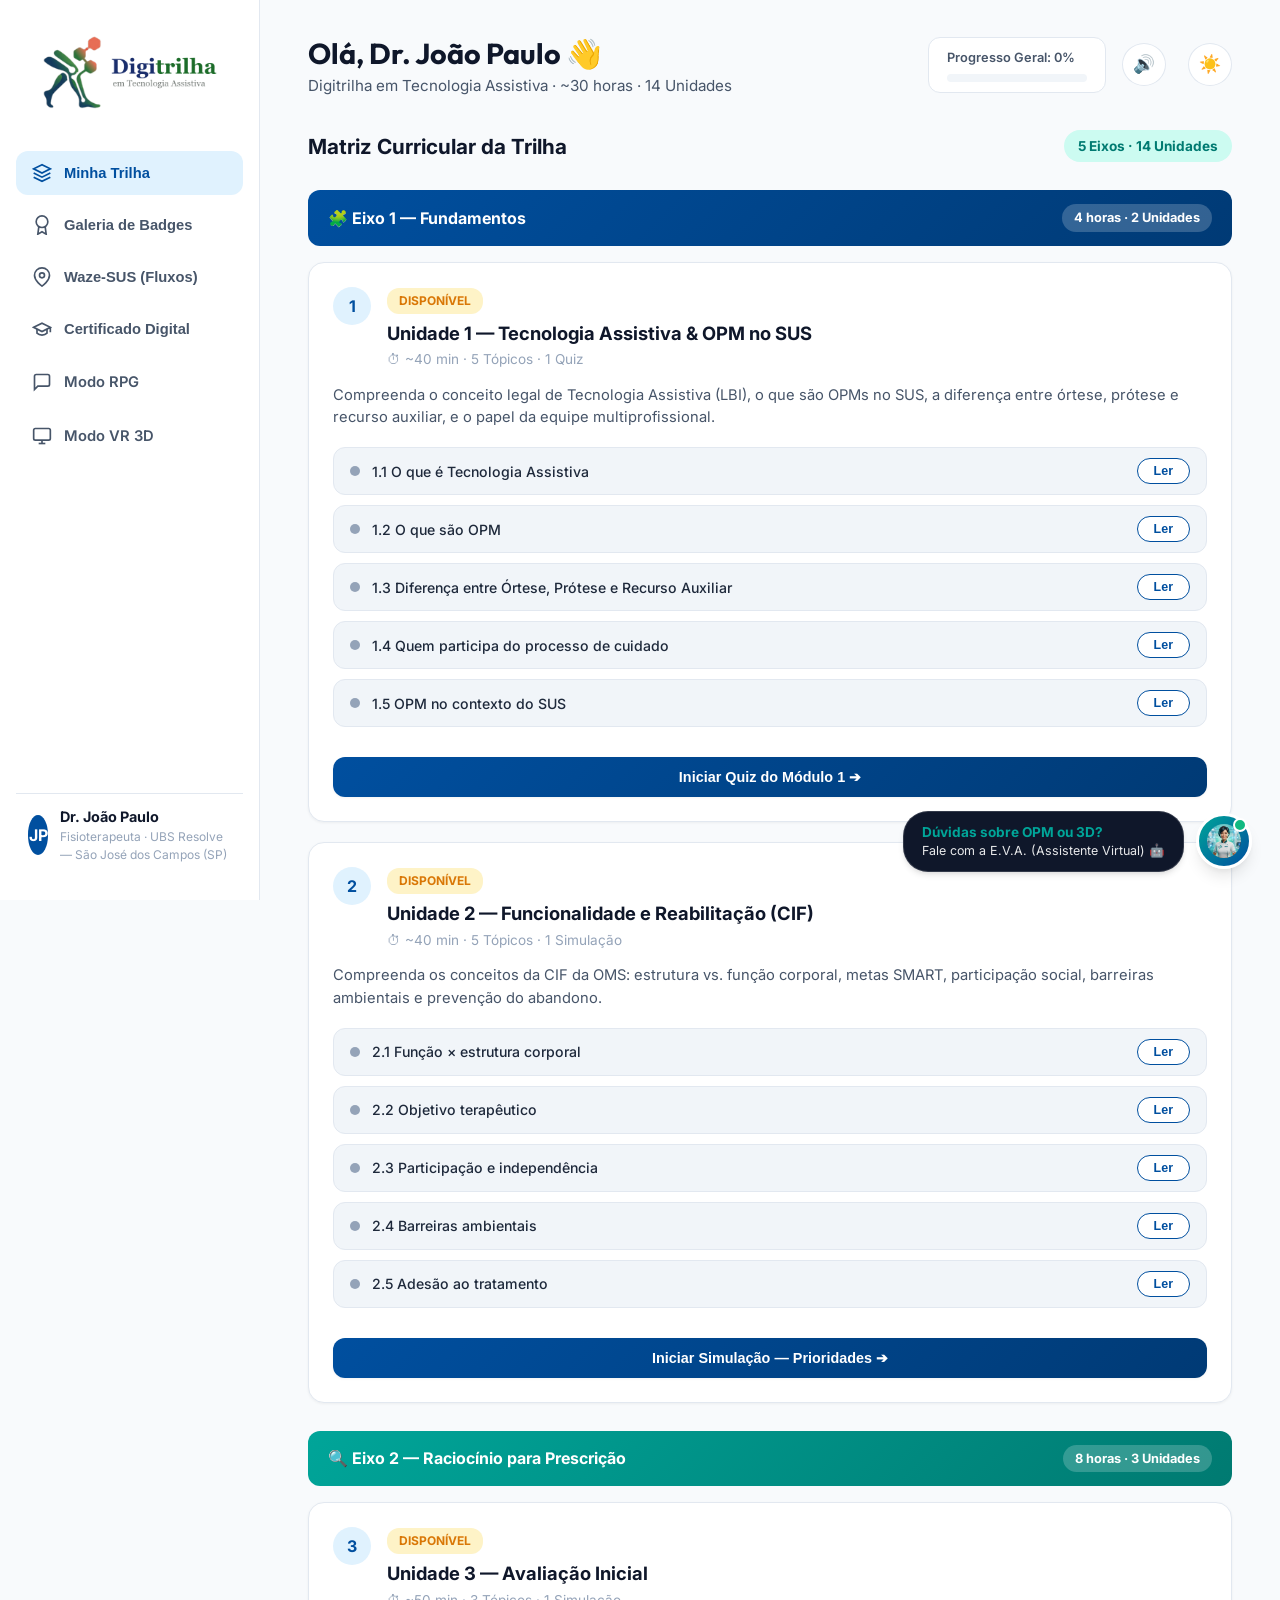
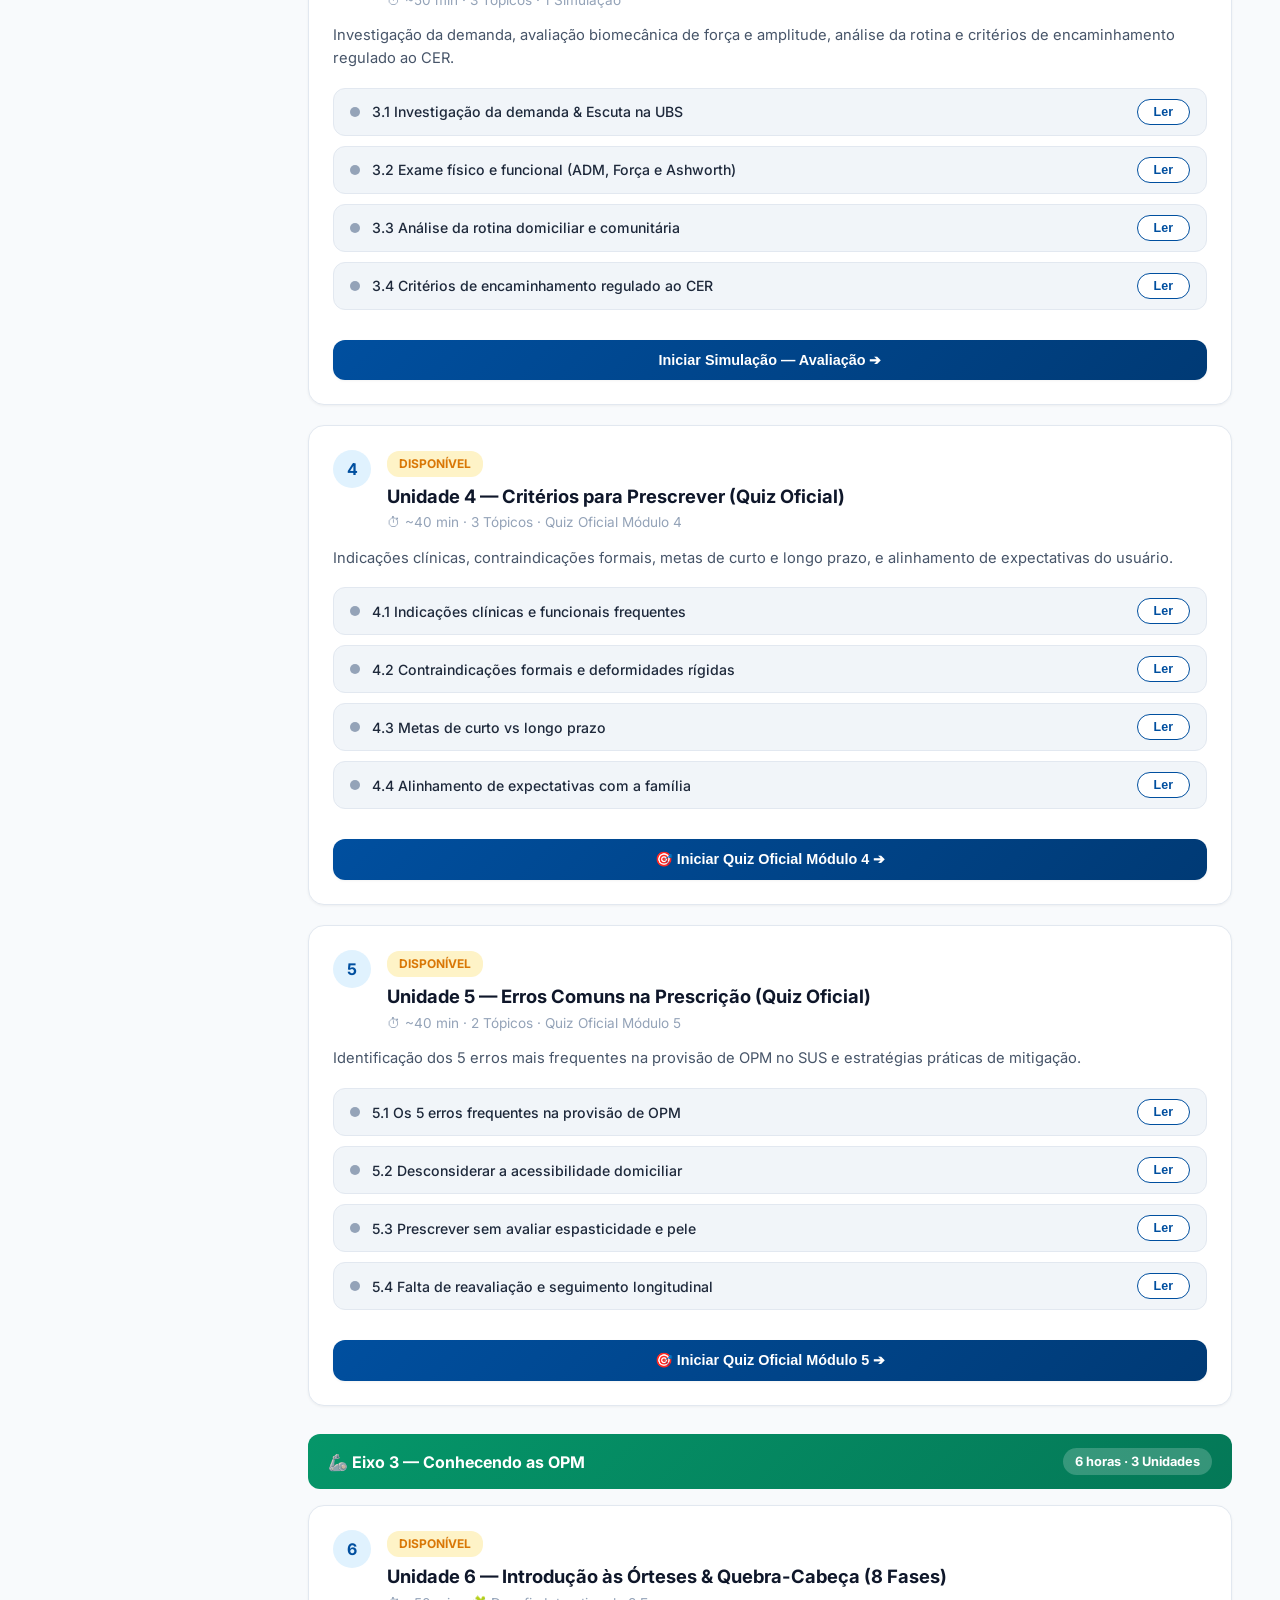
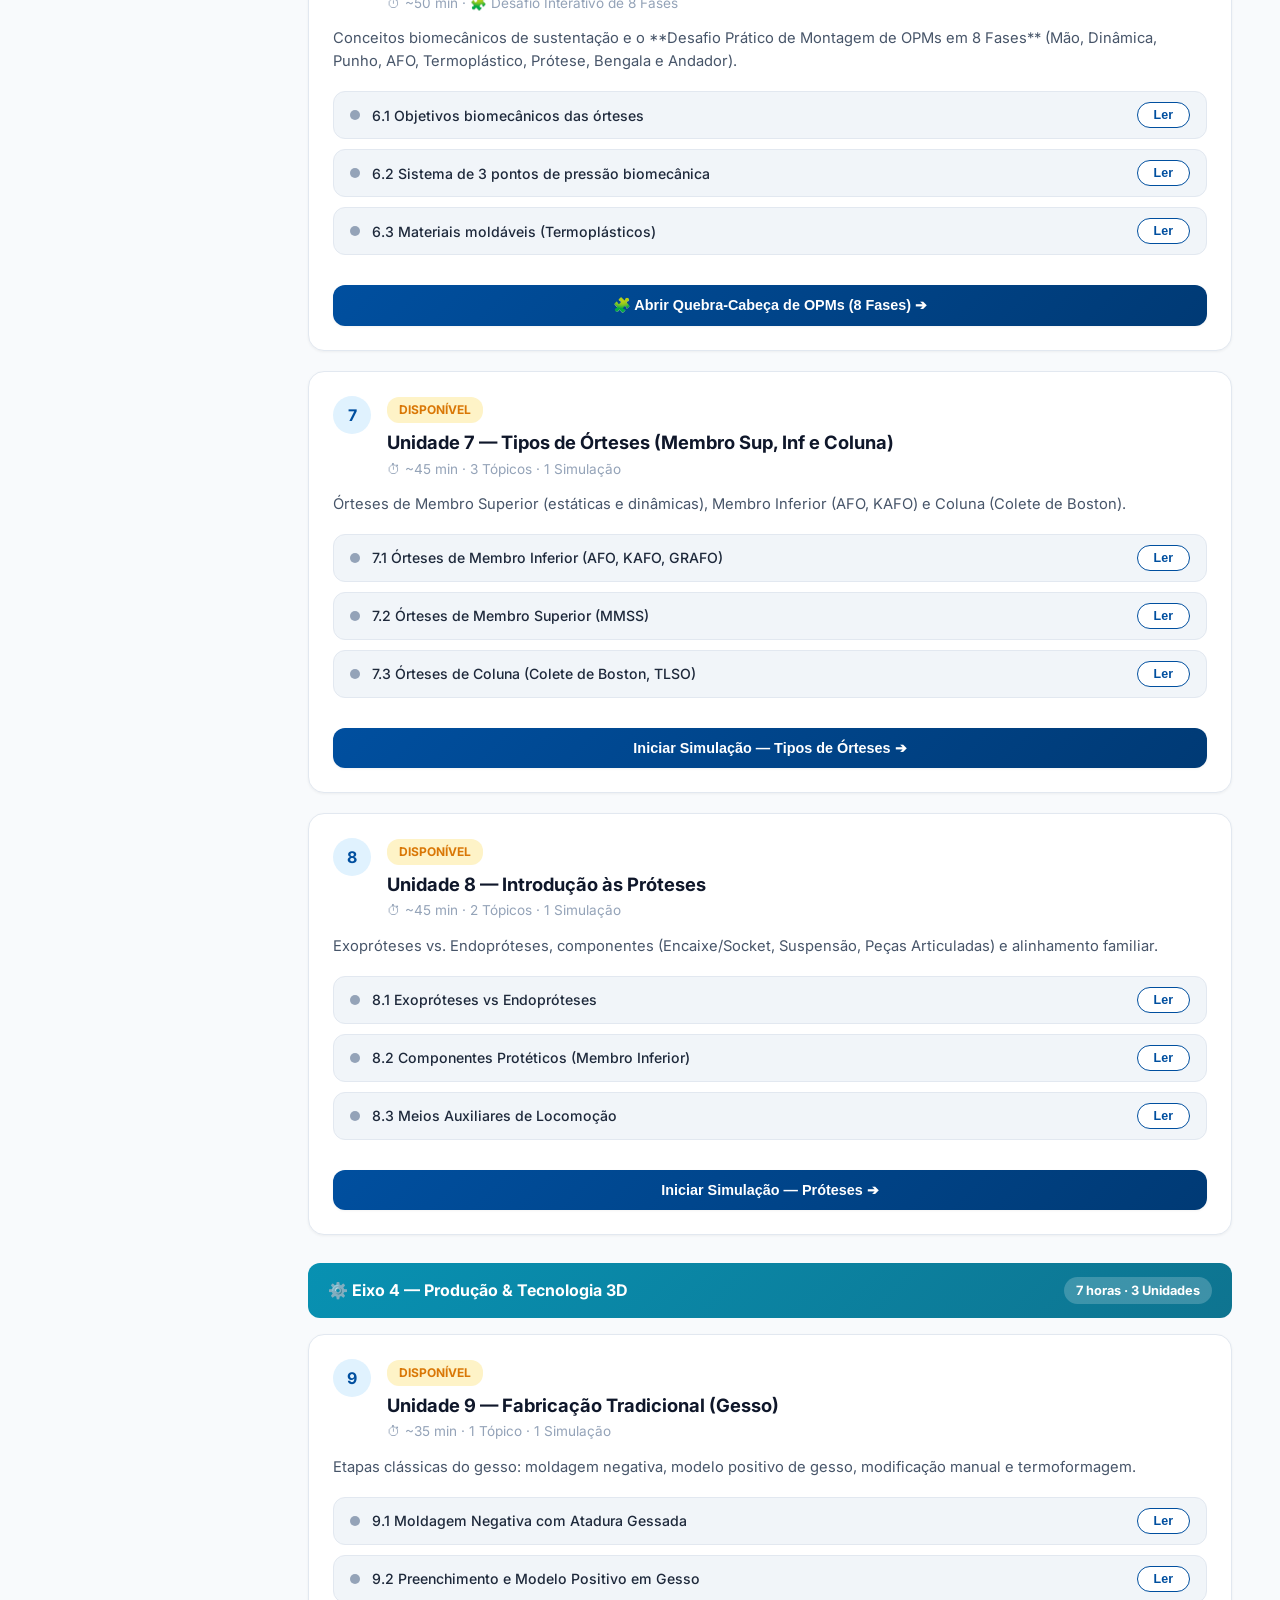
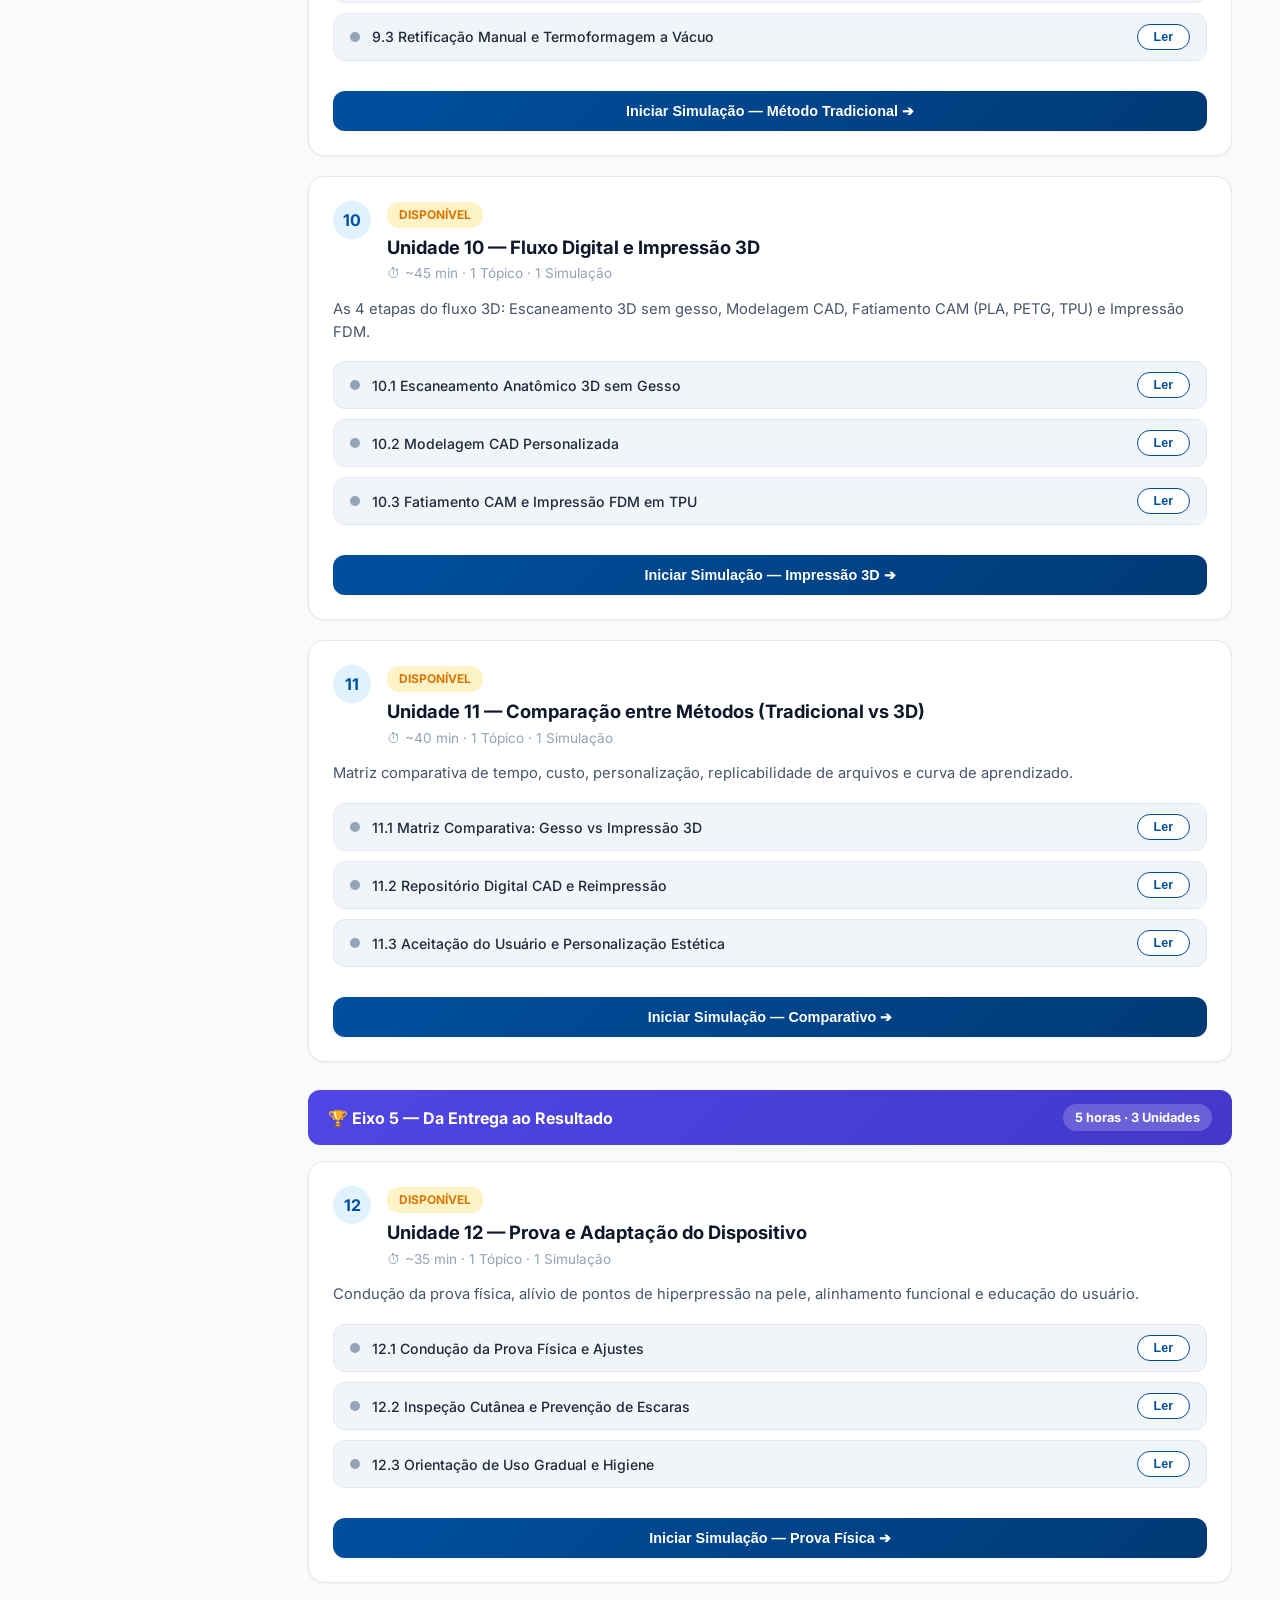
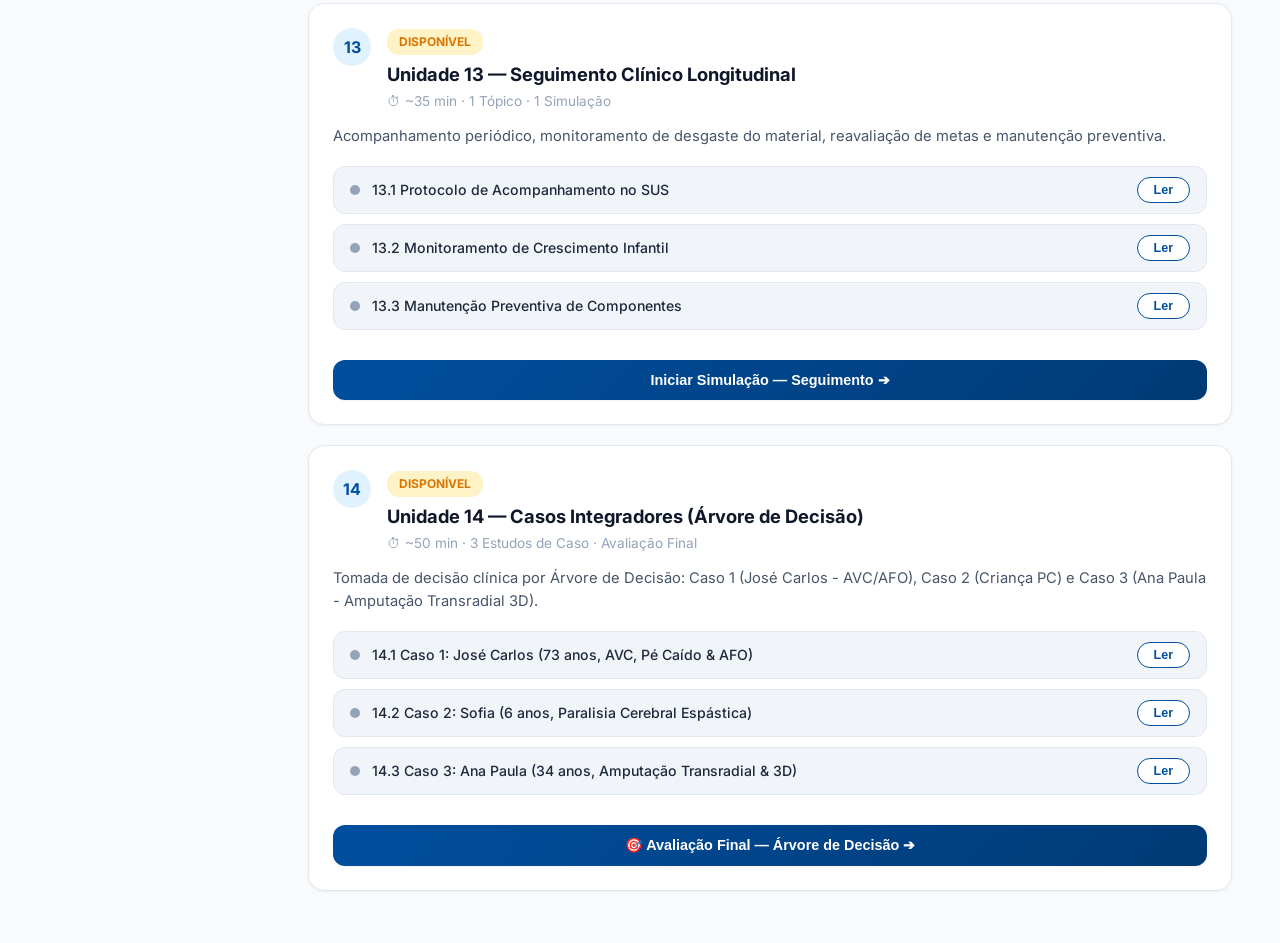
<file: prototipo/index.html>
<!DOCTYPE html>
<html lang="pt-BR">
<head>
    <meta charset="UTF-8">
    <meta name="viewport" content="width=device-width, initial-scale=1.0">
    <title>Digitrilha em Tecnologia Assistiva — Capacitação SUS</title>
    <meta name="description" content="Digitrilha de capacitação em prescrição de órteses, próteses e impressão 3D para profissionais da rede SUS. 5 Eixos, 14 Unidades.">
    <!-- Google Fonts -->
    <link rel="preconnect" href="https://fonts.googleapis.com">
    <link rel="preconnect" href="https://fonts.gstatic.com" crossorigin>
    <link href="https://fonts.googleapis.com/css2?family=Inter:wght@300;400;500;600;700&family=Outfit:wght@400;500;600;700;800&display=swap" rel="stylesheet">
    <link rel="stylesheet" href="style.css?v=20260723_v3">
</head>
<body>
    <!-- MOBILE TOP BAR (Visível apenas em telas pequenas/smartphones) -->
    <div class="mobile-top-bar" id="mobile-top-bar">
        <div class="mobile-logo-box">
            <img src="assets/v2/logo_digitrilha.png" alt="Digitrilha" class="mobile-logo-img">
        </div>
        <button class="mobile-menu-toggle" id="btn-mobile-menu-toggle" aria-label="Abrir Menu Nav">
            <span id="mobile-hamburger-icon">☰</span>
        </button>
    </div>

    <!-- OVERLAY ESCURO AO ABRIR O MENU MOBILE -->
    <div class="sidebar-overlay" id="sidebar-overlay"></div>

    <div class="app-container">
        <!-- ============================================================ -->
        <!-- SIDEBAR PRINCIPAL (ESQUERDA - 260px STICKY / DRAWER MÓVEL)    -->
        <!-- ============================================================ -->
        <aside class="app-sidebar">
            <div>
                <div class="sidebar-logo-box">
                    <img src="assets/v2/logo_digitrilha.png" alt="Digitrilha em Tecnologia Assistiva" class="sidebar-logo-img">
                </div>

                <nav class="sidebar-nav">
                    <button class="nav-item active" id="nav-btn-trilha">
                        <svg viewBox="0 0 24 24" width="20" height="20" fill="none" stroke="currentColor" stroke-width="2"><polygon points="12 2 2 7 12 12 22 7 12 12 22 7 12 2"/><polyline points="2 17 12 22 22 17"/><polyline points="2 12 12 17 22 12"/></svg>
                        Minha Trilha
                    </button>
                    <button class="nav-item" id="nav-btn-conquistas">
                        <svg viewBox="0 0 24 24" width="20" height="20" fill="none" stroke="currentColor" stroke-width="2"><circle cx="12" cy="8" r="7"/><polyline points="8.21 13.89 7 23 12 20 17 23 15.79 13.88"/></svg>
                        Galeria de Badges
                    </button>
                    <button class="nav-item" id="nav-btn-waze">
                        <svg viewBox="0 0 24 24" width="20" height="20" fill="none" stroke="currentColor" stroke-width="2"><path d="M21 10c0 7-9 13-9 13s-9-6-9-13a9 9 0 0 1 18 0z"/><circle cx="12" cy="10" r="3"/></svg>
                        Waze-SUS (Fluxos)
                    </button>
                    <button class="nav-item" id="nav-btn-cert">
                        <svg viewBox="0 0 24 24" width="20" height="20" fill="none" stroke="currentColor" stroke-width="2"><path d="M22 10v6M2 10l10-5 10 5-10 5z"/><path d="M6 12v5c3 3 9 3 12 0v-5"/></svg>
                        Certificado Digital
                    </button>
                    <a href="rpg.html" class="nav-item">
                        <svg viewBox="0 0 24 24" width="20" height="20" fill="none" stroke="currentColor" stroke-width="2"><path d="M21 15a2 2 0 0 1-2 2H7l-4 4V5a2 2 0 0 1 2-2h14a2 2 0 0 1 2 2z"/></svg>
                        Modo RPG
                    </a>
                    <a href="vr.html" class="nav-item">
                        <svg viewBox="0 0 24 24" width="20" height="20" fill="none" stroke="currentColor" stroke-width="2"><rect x="2" y="3" width="20" height="14" rx="2" ry="2"/><line x1="8" y1="21" x2="16" y2="21"/><line x1="12" y1="17" x2="12" y2="21"/></svg>
                        Modo VR 3D
                    </a>
                </nav>
            </div>

            <div class="user-profile-summary">
                <div class="profile-avatar">JP</div>
                <div class="profile-info">
                    <h4>Dr. João Paulo</h4>
                    <p>Fisioterapeuta · UBS Resolve — São José dos Campos (SP)</p>
                </div>
            </div>
        </aside>

        <!-- ============================================================ -->
        <!-- CONTEÚDO PRINCIPAL (DIREITA)                                 -->
        <!-- ============================================================ -->
        <main class="app-main">
            <!-- Top Header -->
            <header class="main-header">
                <div class="welcome-text">
                    <h2>Olá, Dr. João Paulo 👋</h2>
                    <p>Digitrilha em Tecnologia Assistiva · ~30 horas · 14 Unidades</p>
                </div>
                <div class="header-actions">
                    <div class="progress-container-header">
                        <div class="progress-text">Progresso Geral: <span id="overall-percentage">0%</span></div>
                        <div class="progress-bar-bg">
                            <div class="progress-bar-fill" id="overall-progress-bar" style="width: 0%"></div>
                        </div>
                    </div>
                    <button class="theme-toggle" id="sound-toggle" title="Efeitos Sonoros Imersivos" style="margin-right: 6px;">
                        🔊
                    </button>
                    <button class="theme-toggle" id="theme-toggle" title="Alternar Tema">
                        ☀️
                    </button>
                </div>
            </header>

            <!-- ============================================================ -->
            <!-- VIEW 1: MINHA TRILHA (14 UNIDADES EM 5 EIXOS)                -->
            <!-- ============================================================ -->
            <div id="trilha-view" class="view-section active-view">
                <div style="display: flex; justify-content: space-between; align-items: center; margin-bottom: 20px;">
                    <h3 style="font-size: 1.3rem; color: var(--color-slate);">Matriz Curricular da Trilha</h3>
                    <span style="background: var(--accent-light); color: var(--accent-dark); padding: 6px 14px; border-radius: 20px; font-weight: 700; font-size: 0.85rem;">5 Eixos · 14 Unidades</span>
                </div>

                <!-- EIXO 1: FUNDAMENTOS -->
                <div class="eixo-header eixo-1">
                    <span>🧩 Eixo 1 — Fundamentos</span>
                    <span class="eixo-badge">4 horas · 2 Unidades</span>
                </div>

                <div class="modulo-card active" id="modulo-1">
                    <div class="modulo-header">
                        <div class="modulo-number">1</div>
                        <div class="modulo-meta">
                            <span class="status-badge status-em-progresso">Disponível</span>
                            <h4>Unidade 1 — Tecnologia Assistiva & OPM no SUS</h4>
                            <p class="modulo-duration">⏱ ~40 min · 5 Tópicos · 1 Quiz</p>
                        </div>
                    </div>
                    <p class="modulo-desc">Compreenda o conceito legal de Tecnologia Assistiva (LBI), o que são OPMs no SUS, a diferença entre órtese, prótese e recurso auxiliar, e o papel da equipe multiprofissional.</p>
                    <ul class="lesson-list">
                        <li class="lesson-item" data-lesson-id="E1U1T1"><div class="lesson-status-icon"></div><span>1.1 O que é Tecnologia Assistiva</span><button class="btn-read-lesson">Ler</button></li>
                        <li class="lesson-item" data-lesson-id="E1U1T2"><div class="lesson-status-icon"></div><span>1.2 O que são OPM</span><button class="btn-read-lesson">Ler</button></li>
                        <li class="lesson-item" data-lesson-id="E1U1T3"><div class="lesson-status-icon"></div><span>1.3 Diferença entre Órtese, Prótese e Recurso Auxiliar</span><button class="btn-read-lesson">Ler</button></li>
                        <li class="lesson-item" data-lesson-id="E1U1T4"><div class="lesson-status-icon"></div><span>1.4 Quem participa do processo de cuidado</span><button class="btn-read-lesson">Ler</button></li>
                        <li class="lesson-item" data-lesson-id="E1U1T5"><div class="lesson-status-icon"></div><span>1.5 OPM no contexto do SUS</span><button class="btn-read-lesson">Ler</button></li>
                    </ul>
                    <button class="btn-start-simulation" data-module-id="1" id="btn-sim-1">Iniciar Quiz do Módulo 1 ➔</button>
                </div>

                <div class="modulo-card active" id="modulo-2">
                    <div class="modulo-header">
                        <div class="modulo-number">2</div>
                        <div class="modulo-meta">
                            <span class="status-badge status-em-progresso">Disponível</span>
                            <h4>Unidade 2 — Funcionalidade e Reabilitação (CIF)</h4>
                            <p class="modulo-duration">⏱ ~40 min · 5 Tópicos · 1 Simulação</p>
                        </div>
                    </div>
                    <p class="modulo-desc">Compreenda os conceitos da CIF da OMS: estrutura vs. função corporal, metas SMART, participação social, barreiras ambientais e prevenção do abandono.</p>
                    <ul class="lesson-list">
                        <li class="lesson-item" data-lesson-id="E1U2T1"><div class="lesson-status-icon"></div><span>2.1 Função × estrutura corporal</span><button class="btn-read-lesson">Ler</button></li>
                        <li class="lesson-item" data-lesson-id="E1U2T2"><div class="lesson-status-icon"></div><span>2.2 Objetivo terapêutico</span><button class="btn-read-lesson">Ler</button></li>
                        <li class="lesson-item" data-lesson-id="E1U2T3"><div class="lesson-status-icon"></div><span>2.3 Participação e independência</span><button class="btn-read-lesson">Ler</button></li>
                        <li class="lesson-item" data-lesson-id="E1U2T4"><div class="lesson-status-icon"></div><span>2.4 Barreiras ambientais</span><button class="btn-read-lesson">Ler</button></li>
                        <li class="lesson-item" data-lesson-id="E1U2T5"><div class="lesson-status-icon"></div><span>2.5 Adesão ao tratamento</span><button class="btn-read-lesson">Ler</button></li>
                    </ul>
                    <button class="btn-start-simulation" data-module-id="2" id="btn-sim-2">Iniciar Simulação — Prioridades ➔</button>
                </div>

                <!-- EIXO 2: RACIOCÍNIO CLÍNICO -->
                <div class="eixo-header eixo-2">
                    <span>🔍 Eixo 2 — Raciocínio para Prescrição</span>
                    <span class="eixo-badge">8 horas · 3 Unidades</span>
                </div>

                <div class="modulo-card active" id="modulo-3">
                    <div class="modulo-header">
                        <div class="modulo-number">3</div>
                        <div class="modulo-meta">
                            <span class="status-badge status-em-progresso">Disponível</span>
                            <h4>Unidade 3 — Avaliação Inicial</h4>
                            <p class="modulo-duration">⏱ ~50 min · 3 Tópicos · 1 Simulação</p>
                        </div>
                    </div>
                    <p class="modulo-desc">Investigação da demanda, avaliação biomecânica de força e amplitude, análise da rotina e critérios de encaminhamento regulado ao CER.</p>
                    <ul class="lesson-list">
                        <li class="lesson-item" data-lesson-id="E2U3T1"><div class="lesson-status-icon"></div><span>3.1 Investigação da demanda & Escuta na UBS</span><button class="btn-read-lesson">Ler</button></li>
                        <li class="lesson-item" data-lesson-id="E2U3T2"><div class="lesson-status-icon"></div><span>3.2 Exame físico e funcional (ADM, Força e Ashworth)</span><button class="btn-read-lesson">Ler</button></li>
                        <li class="lesson-item" data-lesson-id="E2U3T3"><div class="lesson-status-icon"></div><span>3.3 Análise da rotina domiciliar e comunitária</span><button class="btn-read-lesson">Ler</button></li>
                        <li class="lesson-item" data-lesson-id="E2U3T4"><div class="lesson-status-icon"></div><span>3.4 Critérios de encaminhamento regulado ao CER</span><button class="btn-read-lesson">Ler</button></li>
                    </ul>
                    <button class="btn-start-simulation" data-module-id="3" id="btn-sim-3">Iniciar Simulação — Avaliação ➔</button>
                </div>

                <div class="modulo-card active" id="modulo-4">
                    <div class="modulo-header">
                        <div class="modulo-number">4</div>
                        <div class="modulo-meta">
                            <span class="status-badge status-em-progresso">Disponível</span>
                            <h4>Unidade 4 — Critérios para Prescrever (Quiz Oficial)</h4>
                            <p class="modulo-duration">⏱ ~40 min · 3 Tópicos · Quiz Oficial Módulo 4</p>
                        </div>
                    </div>
                    <p class="modulo-desc">Indicações clínicas, contraindicações formais, metas de curto e longo prazo, e alinhamento de expectativas do usuário.</p>
                    <ul class="lesson-list">
                        <li class="lesson-item" data-lesson-id="E2U4T1"><div class="lesson-status-icon"></div><span>4.1 Indicações clínicas e funcionais frequentes</span><button class="btn-read-lesson">Ler</button></li>
                        <li class="lesson-item" data-lesson-id="E2U4T2"><div class="lesson-status-icon"></div><span>4.2 Contraindicações formais e deformidades rígidas</span><button class="btn-read-lesson">Ler</button></li>
                        <li class="lesson-item" data-lesson-id="E2U4T3"><div class="lesson-status-icon"></div><span>4.3 Metas de curto vs longo prazo</span><button class="btn-read-lesson">Ler</button></li>
                        <li class="lesson-item" data-lesson-id="E2U4T4"><div class="lesson-status-icon"></div><span>4.4 Alinhamento de expectativas com a família</span><button class="btn-read-lesson">Ler</button></li>
                    </ul>
                    <button class="btn-start-simulation" data-module-id="4" id="btn-sim-4">🎯 Iniciar Quiz Oficial Módulo 4 ➔</button>
                </div>

                <div class="modulo-card active" id="modulo-5">
                    <div class="modulo-header">
                        <div class="modulo-number">5</div>
                        <div class="modulo-meta">
                            <span class="status-badge status-em-progresso">Disponível</span>
                            <h4>Unidade 5 — Erros Comuns na Prescrição (Quiz Oficial)</h4>
                            <p class="modulo-duration">⏱ ~40 min · 2 Tópicos · Quiz Oficial Módulo 5</p>
                        </div>
                    </div>
                    <p class="modulo-desc">Identificação dos 5 erros mais frequentes na provisão de OPM no SUS e estratégias práticas de mitigação.</p>
                    <ul class="lesson-list">
                        <li class="lesson-item" data-lesson-id="E2U5T1"><div class="lesson-status-icon"></div><span>5.1 Os 5 erros frequentes na provisão de OPM</span><button class="btn-read-lesson">Ler</button></li>
                        <li class="lesson-item" data-lesson-id="E2U5T2"><div class="lesson-status-icon"></div><span>5.2 Desconsiderar a acessibilidade domiciliar</span><button class="btn-read-lesson">Ler</button></li>
                        <li class="lesson-item" data-lesson-id="E2U5T3"><div class="lesson-status-icon"></div><span>5.3 Prescrever sem avaliar espasticidade e pele</span><button class="btn-read-lesson">Ler</button></li>
                        <li class="lesson-item" data-lesson-id="E2U5T4"><div class="lesson-status-icon"></div><span>5.4 Falta de reavaliação e seguimento longitudinal</span><button class="btn-read-lesson">Ler</button></li>
                    </ul>
                    <button class="btn-start-simulation" data-module-id="5" id="btn-sim-5">🎯 Iniciar Quiz Oficial Módulo 5 ➔</button>
                </div>

                <!-- EIXO 3: OPM -->
                <div class="eixo-header eixo-3">
                    <span>🦾 Eixo 3 — Conhecendo as OPM</span>
                    <span class="eixo-badge">6 horas · 3 Unidades</span>
                </div>

                <div class="modulo-card active" id="modulo-6">
                    <div class="modulo-header">
                        <div class="modulo-number">6</div>
                        <div class="modulo-meta">
                            <span class="status-badge status-em-progresso">Disponível</span>
                            <h4>Unidade 6 — Introdução às Órteses & Quebra-Cabeça (8 Fases)</h4>
                            <p class="modulo-duration">⏱ ~50 min · 🧩 Desafio Interativo de 8 Fases</p>
                        </div>
                    </div>
                    <p class="modulo-desc">Conceitos biomecânicos de sustentação e o **Desafio Prático de Montagem de OPMs em 8 Fases** (Mão, Dinâmica, Punho, AFO, Termoplástico, Prótese, Bengala e Andador).</p>
                    <ul class="lesson-list">
                        <li class="lesson-item" data-lesson-id="E3U6T1"><div class="lesson-status-icon"></div><span>6.1 Objetivos biomecânicos das órteses</span><button class="btn-read-lesson">Ler</button></li>
                        <li class="lesson-item" data-lesson-id="E3U6T2"><div class="lesson-status-icon"></div><span>6.2 Sistema de 3 pontos de pressão biomecânica</span><button class="btn-read-lesson">Ler</button></li>
                        <li class="lesson-item" data-lesson-id="E3U6T3"><div class="lesson-status-icon"></div><span>6.3 Materiais moldáveis (Termoplásticos)</span><button class="btn-read-lesson">Ler</button></li>
                    </ul>
                    <button class="btn-start-simulation" data-module-id="6" id="btn-sim-6">🧩 Abrir Quebra-Cabeça de OPMs (8 Fases) ➔</button>
                </div>

                <div class="modulo-card active" id="modulo-7">
                    <div class="modulo-header">
                        <div class="modulo-number">7</div>
                        <div class="modulo-meta">
                            <span class="status-badge status-em-progresso">Disponível</span>
                            <h4>Unidade 7 — Tipos de Órteses (Membro Sup, Inf e Coluna)</h4>
                            <p class="modulo-duration">⏱ ~45 min · 3 Tópicos · 1 Simulação</p>
                        </div>
                    </div>
                    <p class="modulo-desc">Órteses de Membro Superior (estáticas e dinâmicas), Membro Inferior (AFO, KAFO) e Coluna (Colete de Boston).</p>
                    <ul class="lesson-list">
                        <li class="lesson-item" data-lesson-id="E3U7T1"><div class="lesson-status-icon"></div><span>7.1 Órteses de Membro Inferior (AFO, KAFO, GRAFO)</span><button class="btn-read-lesson">Ler</button></li>
                        <li class="lesson-item" data-lesson-id="E3U7T2"><div class="lesson-status-icon"></div><span>7.2 Órteses de Membro Superior (MMSS)</span><button class="btn-read-lesson">Ler</button></li>
                        <li class="lesson-item" data-lesson-id="E3U7T3"><div class="lesson-status-icon"></div><span>7.3 Órteses de Coluna (Colete de Boston, TLSO)</span><button class="btn-read-lesson">Ler</button></li>
                    </ul>
                    <button class="btn-start-simulation" data-module-id="7" id="btn-sim-7">Iniciar Simulação — Tipos de Órteses ➔</button>
                </div>

                <div class="modulo-card active" id="modulo-8">
                    <div class="modulo-header">
                        <div class="modulo-number">8</div>
                        <div class="modulo-meta">
                            <span class="status-badge status-em-progresso">Disponível</span>
                            <h4>Unidade 8 — Introdução às Próteses</h4>
                            <p class="modulo-duration">⏱ ~45 min · 2 Tópicos · 1 Simulação</p>
                        </div>
                    </div>
                    <p class="modulo-desc">Exopróteses vs. Endopróteses, componentes (Encaixe/Socket, Suspensão, Peças Articuladas) e alinhamento familiar.</p>
                    <ul class="lesson-list">
                        <li class="lesson-item" data-lesson-id="E3U8T1"><div class="lesson-status-icon"></div><span>8.1 Exopróteses vs Endopróteses</span><button class="btn-read-lesson">Ler</button></li>
                        <li class="lesson-item" data-lesson-id="E3U8T2"><div class="lesson-status-icon"></div><span>8.2 Componentes Protéticos (Membro Inferior)</span><button class="btn-read-lesson">Ler</button></li>
                        <li class="lesson-item" data-lesson-id="E3U8T3"><div class="lesson-status-icon"></div><span>8.3 Meios Auxiliares de Locomoção</span><button class="btn-read-lesson">Ler</button></li>
                    </ul>
                    <button class="btn-start-simulation" data-module-id="8" id="btn-sim-8">Iniciar Simulação — Próteses ➔</button>
                </div>

                <!-- EIXO 4: PRODUÇÃO & 3D -->
                <div class="eixo-header eixo-4">
                    <span>⚙️ Eixo 4 — Produção & Tecnologia 3D</span>
                    <span class="eixo-badge">7 horas · 3 Unidades</span>
                </div>

                <div class="modulo-card active" id="modulo-9">
                    <div class="modulo-header">
                        <div class="modulo-number">9</div>
                        <div class="modulo-meta">
                            <span class="status-badge status-em-progresso">Disponível</span>
                            <h4>Unidade 9 — Fabricação Tradicional (Gesso)</h4>
                            <p class="modulo-duration">⏱ ~35 min · 1 Tópico · 1 Simulação</p>
                        </div>
                    </div>
                    <p class="modulo-desc">Etapas clássicas do gesso: moldagem negativa, modelo positivo de gesso, modificação manual e termoformagem.</p>
                    <ul class="lesson-list">
                        <li class="lesson-item" data-lesson-id="E4U9T1"><div class="lesson-status-icon"></div><span>9.1 Moldagem Negativa com Atadura Gessada</span><button class="btn-read-lesson">Ler</button></li>
                        <li class="lesson-item" data-lesson-id="E4U9T2"><div class="lesson-status-icon"></div><span>9.2 Preenchimento e Modelo Positivo em Gesso</span><button class="btn-read-lesson">Ler</button></li>
                        <li class="lesson-item" data-lesson-id="E4U9T3"><div class="lesson-status-icon"></div><span>9.3 Retificação Manual e Termoformagem a Vácuo</span><button class="btn-read-lesson">Ler</button></li>
                    </ul>
                    <button class="btn-start-simulation" data-module-id="9" id="btn-sim-9">Iniciar Simulação — Método Tradicional ➔</button>
                </div>

                <div class="modulo-card active" id="modulo-10">
                    <div class="modulo-header">
                        <div class="modulo-number">10</div>
                        <div class="modulo-meta">
                            <span class="status-badge status-em-progresso">Disponível</span>
                            <h4>Unidade 10 — Fluxo Digital e Impressão 3D</h4>
                            <p class="modulo-duration">⏱ ~45 min · 1 Tópico · 1 Simulação</p>
                        </div>
                    </div>
                    <p class="modulo-desc">As 4 etapas do fluxo 3D: Escaneamento 3D sem gesso, Modelagem CAD, Fatiamento CAM (PLA, PETG, TPU) e Impressão FDM.</p>
                    <ul class="lesson-list">
                        <li class="lesson-item" data-lesson-id="E4U10T1"><div class="lesson-status-icon"></div><span>10.1 Escaneamento Anatômico 3D sem Gesso</span><button class="btn-read-lesson">Ler</button></li>
                        <li class="lesson-item" data-lesson-id="E4U10T2"><div class="lesson-status-icon"></div><span>10.2 Modelagem CAD Personalizada</span><button class="btn-read-lesson">Ler</button></li>
                        <li class="lesson-item" data-lesson-id="E4U10T3"><div class="lesson-status-icon"></div><span>10.3 Fatiamento CAM e Impressão FDM em TPU</span><button class="btn-read-lesson">Ler</button></li>
                    </ul>
                    <button class="btn-start-simulation" data-module-id="10" id="btn-sim-10">Iniciar Simulação — Impressão 3D ➔</button>
                </div>

                <div class="modulo-card active" id="modulo-11">
                    <div class="modulo-header">
                        <div class="modulo-number">11</div>
                        <div class="modulo-meta">
                            <span class="status-badge status-em-progresso">Disponível</span>
                            <h4>Unidade 11 — Comparação entre Métodos (Tradicional vs 3D)</h4>
                            <p class="modulo-duration">⏱ ~40 min · 1 Tópico · 1 Simulação</p>
                        </div>
                    </div>
                    <p class="modulo-desc">Matriz comparativa de tempo, custo, personalização, replicabilidade de arquivos e curva de aprendizado.</p>
                    <ul class="lesson-list">
                        <li class="lesson-item" data-lesson-id="E4U11T1"><div class="lesson-status-icon"></div><span>11.1 Matriz Comparativa: Gesso vs Impressão 3D</span><button class="btn-read-lesson">Ler</button></li>
                        <li class="lesson-item" data-lesson-id="E4U11T2"><div class="lesson-status-icon"></div><span>11.2 Repositório Digital CAD e Reimpressão</span><button class="btn-read-lesson">Ler</button></li>
                        <li class="lesson-item" data-lesson-id="E4U11T3"><div class="lesson-status-icon"></div><span>11.3 Aceitação do Usuário e Personalização Estética</span><button class="btn-read-lesson">Ler</button></li>
                    </ul>
                    <button class="btn-start-simulation" data-module-id="11" id="btn-sim-11">Iniciar Simulação — Comparativo ➔</button>
                </div>

                <!-- EIXO 5: DA ENTREGA AO RESULTADO -->
                <div class="eixo-header eixo-5">
                    <span>🏆 Eixo 5 — Da Entrega ao Resultado</span>
                    <span class="eixo-badge">5 horas · 3 Unidades</span>
                </div>

                <div class="modulo-card active" id="modulo-12">
                    <div class="modulo-header">
                        <div class="modulo-number">12</div>
                        <div class="modulo-meta">
                            <span class="status-badge status-em-progresso">Disponível</span>
                            <h4>Unidade 12 — Prova e Adaptação do Dispositivo</h4>
                            <p class="modulo-duration">⏱ ~35 min · 1 Tópico · 1 Simulação</p>
                        </div>
                    </div>
                    <p class="modulo-desc">Condução da prova física, alívio de pontos de hiperpressão na pele, alinhamento funcional e educação do usuário.</p>
                    <ul class="lesson-list">
                        <li class="lesson-item" data-lesson-id="E5U12T1"><div class="lesson-status-icon"></div><span>12.1 Condução da Prova Física e Ajustes</span><button class="btn-read-lesson">Ler</button></li>
                        <li class="lesson-item" data-lesson-id="E5U12T2"><div class="lesson-status-icon"></div><span>12.2 Inspeção Cutânea e Prevenção de Escaras</span><button class="btn-read-lesson">Ler</button></li>
                        <li class="lesson-item" data-lesson-id="E5U12T3"><div class="lesson-status-icon"></div><span>12.3 Orientação de Uso Gradual e Higiene</span><button class="btn-read-lesson">Ler</button></li>
                    </ul>
                    <button class="btn-start-simulation" data-module-id="12" id="btn-sim-12">Iniciar Simulação — Prova Física ➔</button>
                </div>

                <div class="modulo-card active" id="modulo-13">
                    <div class="modulo-header">
                        <div class="modulo-number">13</div>
                        <div class="modulo-meta">
                            <span class="status-badge status-em-progresso">Disponível</span>
                            <h4>Unidade 13 — Seguimento Clínico Longitudinal</h4>
                            <p class="modulo-duration">⏱ ~35 min · 1 Tópico · 1 Simulação</p>
                        </div>
                    </div>
                    <p class="modulo-desc">Acompanhamento periódico, monitoramento de desgaste do material, reavaliação de metas e manutenção preventiva.</p>
                    <ul class="lesson-list">
                        <li class="lesson-item" data-lesson-id="E5U13T1"><div class="lesson-status-icon"></div><span>13.1 Protocolo de Acompanhamento no SUS</span><button class="btn-read-lesson">Ler</button></li>
                        <li class="lesson-item" data-lesson-id="E5U13T2"><div class="lesson-status-icon"></div><span>13.2 Monitoramento de Crescimento Infantil</span><button class="btn-read-lesson">Ler</button></li>
                        <li class="lesson-item" data-lesson-id="E5U13T3"><div class="lesson-status-icon"></div><span>13.3 Manutenção Preventiva de Componentes</span><button class="btn-read-lesson">Ler</button></li>
                    </ul>
                    <button class="btn-start-simulation" data-module-id="13" id="btn-sim-13">Iniciar Simulação — Seguimento ➔</button>
                </div>

                <div class="modulo-card active" id="modulo-14">
                    <div class="modulo-header">
                        <div class="modulo-number">14</div>
                        <div class="modulo-meta">
                            <span class="status-badge status-em-progresso">Disponível</span>
                            <h4>Unidade 14 — Casos Integradores (Árvore de Decisão)</h4>
                            <p class="modulo-duration">⏱ ~50 min · 3 Estudos de Caso · Avaliação Final</p>
                        </div>
                    </div>
                    <p class="modulo-desc">Tomada de decisão clínica por Árvore de Decisão: Caso 1 (José Carlos - AVC/AFO), Caso 2 (Criança PC) e Caso 3 (Ana Paula - Amputação Transradial 3D).</p>
                    <ul class="lesson-list">
                        <li class="lesson-item" data-lesson-id="E5U14T1"><div class="lesson-status-icon"></div><span>14.1 Caso 1: José Carlos (73 anos, AVC, Pé Caído & AFO)</span><button class="btn-read-lesson">Ler</button></li>
                        <li class="lesson-item" data-lesson-id="E5U14T2"><div class="lesson-status-icon"></div><span>14.2 Caso 2: Sofia (6 anos, Paralisia Cerebral Espástica)</span><button class="btn-read-lesson">Ler</button></li>
                        <li class="lesson-item" data-lesson-id="E5U14T3"><div class="lesson-status-icon"></div><span>14.3 Caso 3: Ana Paula (34 anos, Amputação Transradial & 3D)</span><button class="btn-read-lesson">Ler</button></li>
                    </ul>
                    <button class="btn-start-simulation" data-module-id="14" id="btn-sim-14">🎯 Avaliação Final — Árvore de Decisão ➔</button>
                </div>
            </div>

            <!-- ============================================================ -->
            <!-- VIEW 2: GALERIA DE BADGES & RECOMPENSAS (PÁGINA DEDICADA)    -->
            <!-- ============================================================ -->
            <div id="conquistas-view" class="view-section">
                <div style="background: var(--bg-card); padding: 24px; border-radius: 20px; border: 1.5px solid var(--border-color); margin-bottom: 24px; display: flex; align-items: center; justify-content: space-between; flex-wrap: wrap; gap: 16px; box-shadow: var(--shadow-sm);">
                    <div>
                        <h2 style="font-size: 1.6rem; color: var(--color-slate); font-weight: 800;">Galeria de Badges & Recompensas</h2>
                        <p style="color: var(--text-secondary); font-size: 0.95rem; margin-top: 4px;">Acompanhe sua evolução pedagógica, acúmulo de XP e conquistas no SUS.</p>
                    </div>
                    <div style="background: var(--accent-light); border: 2px solid var(--accent-dark); padding: 10px 22px; border-radius: 50px; font-weight: 800; color: var(--color-slate); font-size: 1.05rem;">
                        ⚡ <span id="user-xp-display">0</span> XP · Nível <span id="user-level-display">1</span>
                    </div>
                </div>

                <div style="background: var(--bg-card); padding: 24px; border-radius: 20px; border: 1.5px solid var(--border-color); box-shadow: var(--shadow-sm);">
                    <div style="display: flex; justify-content: space-between; align-items: center; margin-bottom: 24px;">
                        <h3 style="font-size: 1.2rem; color: var(--color-slate);">Insígnias de Maestria</h3>
                        <span id="badge-count-text" style="background: var(--primary); color: white; padding: 6px 16px; border-radius: 20px; font-weight: 700; font-size: 0.85rem;">0 / 10 Badges</span>
                    </div>

                    <div class="badges-grid">
                        <div class="badge-item locked" id="badge-1">
                            <div class="badge-icon">🚀</div>
                            <h5>Pioneiro 3D</h5>
                            <p>Módulo 1: Conceito de TA, OPM e Impressão 3D no SUS.</p>
                        </div>
                        <div class="badge-item locked" id="badge-2">
                            <div class="badge-icon">🧠</div>
                            <h5>Estrategista Clínico</h5>
                            <p>Módulo 2: Raciocínio clínico para indicação ideal.</p>
                        </div>
                        <div class="badge-item locked" id="badge-3">
                            <div class="badge-icon">📷</div>
                            <h5>Capturador de Formas</h5>
                            <p>Módulo 3: Escaneamento 3D e anatomia digital.</p>
                        </div>
                        <div class="badge-item locked" id="badge-4">
                            <div class="badge-icon">✏️</div>
                            <h5>Escultor Digital</h5>
                            <p>Módulo 4: Modelagem CAD e ajustes de malha 3D.</p>
                        </div>
                        <div class="badge-item locked" id="badge-5">
                            <div class="badge-icon">⚙️</div>
                            <h5>Engenheiro de Parâmetros</h5>
                            <p>Módulo 5: Fatiamento CAM (PLA, PETG, TPU) e fabricação.</p>
                        </div>
                        <div class="badge-item locked" id="badge-6">
                            <div class="badge-icon">🤝</div>
                            <h5>Embaixador da Adesão</h5>
                            <p>Módulo 6: Prova física, ergonomia e adesão humanizada.</p>
                        </div>
                        <div class="badge-item locked" id="badge-7">
                            <div class="badge-icon">🔮</div>
                            <h5>Visionário da Saúde</h5>
                            <p>Módulo 7: Seguimento clínico e IA na saúde pública.</p>
                        </div>
                        <div class="badge-item locked" id="badge-microlearning">
                            <div class="badge-icon">⚡</div>
                            <h5>Velocista Microlearning</h5>
                            <p>Conclusão ágil e focada das aulas práticas.</p>
                        </div>
                        <div class="badge-item locked" id="badge-decisao">
                            <div class="badge-icon">🎯</div>
                            <h5>Mestre da Decisão</h5>
                            <p>Precisão total de 1ª tentativa nos casos clínicos.</p>
                        </div>
                        <div class="badge-item locked" id="badge-supremo" style="border: 2px solid var(--primary);">
                            <div class="badge-icon">🏆</div>
                            <h5>Agente Transformador SUS</h5>
                            <p>Badge Supremo: Conclusão integral 100% com maestria.</p>
                        </div>
                    </div>

                    <!-- Banner Ampliado do Quadro de Recompensas -->
                    <div style="margin-top: 36px; text-align: center;">
                        <h4 style="font-size: 1rem; color: var(--color-slate); font-weight: 700; text-transform: uppercase; letter-spacing: 0.05em; margin-bottom: 16px;">Quadro Oficial de Recompensas & Certificação</h4>
                        <img src="assets/v2/recompensas.png" alt="Recompensas Trilha Digital" style="width: 100%; max-width: 950px; border-radius: 16px; border: 2px solid var(--border-color); box-shadow: var(--shadow-md);">
                    </div>
                </div>
            </div>

            <!-- ============================================================ -->
            <!-- VIEW 3: WAZE-SUS — MAPEAMENTO COLABORATIVO DE FLUXOS REGIONAIS-->
            <!-- ============================================================ -->
            <div id="waze-view" class="view-section">
                <div style="background: linear-gradient(135deg, #004f9f, #00a599); color: white; padding: 28px; border-radius: 16px; margin-bottom: 24px; box-shadow: var(--shadow-md);">
                    <div style="display: flex; justify-content: space-between; align-items: center; flex-wrap: wrap; gap: 16px;">
                        <div>
                            <span style="background: rgba(255,255,255,0.2); padding: 4px 12px; border-radius: 20px; font-size: 0.8rem; font-weight: 700; text-transform: uppercase; letter-spacing: 1px;">📢 Colaboração Waze-SUS</span>
                            <h2 style="font-family: 'Outfit', sans-serif; font-size: 1.8rem; margin-top: 8px;">Mapeamento Colaborativo de Fluxos Regionais</h2>
                            <p style="font-size: 0.95rem; opacity: 0.9; margin-top: 4px; max-width: 700px;">
                                Baseado no modelo inovador de <strong>São José dos Campos (SP)</strong>. Assim como no Waze, os profissionais de saúde relatam a realidade do seu município para que a comunidade mantenha a Digitrilha sempre atualizada!
                            </p>
                        </div>
                        <button class="btn-primary" id="btn-open-relatar" style="background: white; color: var(--primary); font-weight: 700; font-size: 0.95rem; padding: 12px 24px; border: none; border-radius: 10px; cursor: pointer; box-shadow: var(--shadow-sm);">
                            📢 Relatar Fluxo do Seu Município
                        </button>
                    </div>
                </div>

                <!-- Métricas Waze-SUS -->
                <div style="display: grid; grid-template-columns: repeat(auto-fit, minmax(200px, 1fr)); gap: 16px; margin-bottom: 24px;">
                    <div style="background: white; padding: 20px; border-radius: 12px; border: 1px solid var(--border-color); text-align: center;">
                        <span style="font-size: 2rem; font-weight: 800; color: var(--primary);">5.570</span>
                        <p style="font-size: 0.85rem; color: var(--text-secondary); margin-top: 4px;">Municípios Cobertos</p>
                    </div>
                    <div style="background: white; padding: 20px; border-radius: 12px; border: 1px solid var(--border-color); text-align: center;">
                        <span style="font-size: 2rem; font-weight: 800; color: var(--accent-dark);">342</span>
                        <p style="font-size: 0.85rem; color: var(--text-secondary); margin-top: 4px;">Relatos Regionais validados</p>
                    </div>
                    <div style="background: white; padding: 20px; border-radius: 12px; border: 1px solid var(--border-color); text-align: center;">
                        <span style="font-size: 2rem; font-weight: 800; color: var(--color-forest);">100%</span>
                        <p style="font-size: 0.85rem; color: var(--text-secondary); margin-top: 4px;">Alinhamento às Portarias SUS</p>
                    </div>
                </div>

                <h3 style="font-size: 1.25rem; color: var(--color-slate); margin-bottom: 16px;">Mural de Experiências e Fluxos Municipais</h3>
                
                <div style="display: grid; grid-template-columns: repeat(auto-fit, minmax(320px, 1fr)); gap: 20px;" id="waze-reports-grid">
                    <!-- Card 1: São José dos Campos (SP) -->
                    <div style="background: white; border: 1px solid var(--border-color); border-radius: 14px; padding: 20px; box-shadow: var(--shadow-sm); position: relative;">
                        <div style="display: flex; justify-content: space-between; align-items: center; margin-bottom: 10px;">
                            <span style="background: #e0f2fe; color: var(--primary); font-weight: 700; font-size: 0.8rem; padding: 4px 10px; border-radius: 12px;">📍 São José dos Campos — SP</span>
                            <span style="color: #059669; font-size: 0.8rem; font-weight: 700;">✅ Modelo Referência</span>
                        </div>
                        <h4 style="font-size: 1rem; color: var(--color-slate); margin-bottom: 6px;">Fluxo de Prescrição e Regulação de OPM na UBS</h4>
                        <p style="font-size: 0.88rem; color: var(--text-secondary); line-height: 1.5;">
                            "A triagem inicial é realizada pela equipe eMulti na UBS com encaminhamento regulado para o CER II. Documentação necessária: Laudo funcional detalhado + Formulário LME padronizado pela SMS."
                        </p>
                        <div style="margin-top: 14px; font-size: 0.78rem; color: var(--text-muted); display: flex; justify-content: space-between;">
                            <span>Por: Dra. Camile Santos (Fisioterapeuta)</span>
                            <span>👍 148 Útil</span>
                        </div>
                    </div>

                    <!-- Card 2: São Paulo (SP) -->
                    <div style="background: white; border: 1px solid var(--border-color); border-radius: 14px; padding: 20px; box-shadow: var(--shadow-sm);">
                        <div style="display: flex; justify-content: space-between; align-items: center; margin-bottom: 10px;">
                            <span style="background: #e0f2fe; color: var(--primary); font-weight: 700; font-size: 0.8rem; padding: 4px 10px; border-radius: 12px;">📍 São Paulo — SP</span>
                            <span style="color: #059669; font-size: 0.8rem; font-weight: 700;">✅ Homologado</span>
                        </div>
                        <h4 style="font-size: 1rem; color: var(--color-slate); margin-bottom: 6px;">Dispensação de Cadeiras de Rodas Posturais</h4>
                        <p style="font-size: 0.88rem; color: var(--text-secondary); line-height: 1.5;">
                            "Na capital, o laudo exige medição antropométrica completa e a Escala de Braden anexada para aprovação do módulo de almofada anti-escaras."
                        </p>
                        <div style="margin-top: 14px; font-size: 0.78rem; color: var(--text-muted); display: flex; justify-content: space-between;">
                            <span>Por: Dr. Ricardo Lima (Médico ESF)</span>
                            <span>👍 92 Útil</span>
                        </div>
                    </div>

                    <!-- Card 3: Recife (PE) -->
                    <div style="background: white; border: 1px solid var(--border-color); border-radius: 14px; padding: 20px; box-shadow: var(--shadow-sm);">
                        <div style="display: flex; justify-content: space-between; align-items: center; margin-bottom: 10px;">
                            <span style="background: #e0f2fe; color: var(--primary); font-weight: 700; font-size: 0.8rem; padding: 4px 10px; border-radius: 12px;">📍 Recife — PE</span>
                            <span style="color: #059669; font-size: 0.8rem; font-weight: 700;">✅ Homologado</span>
                        </div>
                        <h4 style="font-size: 1rem; color: var(--color-slate); margin-bottom: 6px;">Prototipagem 3D em Órteses de Punho</h4>
                        <p style="font-size: 0.88rem; color: var(--text-secondary); line-height: 1.5;">
                            "O centro municipal de reabilitação aceita arquivos de escaneamento 3D enviados via aplicativo para impressão direta em filamento TPU."
                        </p>
                        <div style="margin-top: 14px; font-size: 0.78rem; color: var(--text-muted); display: flex; justify-content: space-between;">
                            <span>Por: Dra. Beatriz Costa (TO)</span>
                            <span>👍 76 Útil</span>
                        </div>
                    </div>
                </div>
            </div>
        </main>
    </div>

    <!-- ============================================================ -->
    <!-- WIDGET FLUTUANTE DA E.V.A. (MATCHING IMAGE 2 EXACTLY)        -->
    <!-- ============================================================ -->
    <div class="eva-floating-widget" id="eva-floating-widget">
        <div class="eva-widget-pill" id="eva-widget-pill" title="Clique para abrir a assistente E.V.A.">
            <span class="pill-title">Dúvidas sobre OPM ou 3D?</span>
            <span class="pill-sub">Fale com a E.V.A. (Assistente Virtual) 🤖</span>
        </div>
        <button class="eva-fab-circle-btn" id="btn-eva-fab" title="Abrir Chat da E.V.A.">
            <img src="assets/eva_avatar.png" alt="E.V.A. AI">
            <span class="eva-online-dot"></span>
        </button>
    </div>

    <!-- POPUP DE CHAT FLUTUANTE DA E.V.A. -->
    <div class="eva-chat-popup" id="eva-chat-popup">
        <div class="eva-popup-header">
            <div class="eva-info">
                <img src="assets/eva_avatar.png" alt="E.V.A." style="width: 32px; height: 32px; border-radius: 50%; object-fit: cover;">
                <div>
                    <h4>E.V.A. Assistente</h4>
                    <p>Educação em Vida Assistiva</p>
                </div>
            </div>
            <button class="btn-close-eva-popup" id="btn-close-eva-popup">×</button>
        </div>
        
        <div id="chat-container" style="flex: 1; padding: 14px; overflow-y: auto; display: flex; flex-direction: column; gap: 10px; font-size: 0.88rem;">
            <div class="chat-message eva-msg">
                Olá, Dr. João Paulo! Sou a E.V.A. Como posso ajudar em sua capacitação na Trilha Digital hoje? 🚀
            </div>
        </div>

        <div style="padding: 8px 12px; display: flex; gap: 6px; overflow-x: auto; background: var(--bg-secondary);">
            <button class="quick-question-btn" data-question="O que é uma órtese AFO?" style="font-size: 0.72rem; padding: 4px 8px; border-radius: 6px; border: 1px solid var(--border-color); background: white; cursor: pointer; white-space: nowrap;">Indicações da AFO</button>
            <button class="quick-question-btn" data-question="Como funciona a impressão 3D?" style="font-size: 0.72rem; padding: 4px 8px; border-radius: 6px; border: 1px solid var(--border-color); background: white; cursor: pointer; white-space: nowrap;">Impressão 3D</button>
            <button class="quick-question-btn" data-question="Qual o fluxo no SUS?" style="font-size: 0.72rem; padding: 4px 8px; border-radius: 6px; border: 1px solid var(--border-color); background: white; cursor: pointer; white-space: nowrap;">Fluxo UBS → CER</button>
        </div>

        <form class="eva-chat-input-area" id="eva-chat-form" onsubmit="return false;">
            <input type="text" id="eva-input" placeholder="Pergunte sobre portarias, AFO, próteses ou 3D..." autocomplete="off">
            <button type="submit" id="btn-send-eva">Enviar</button>
        </form>
    </div>

    <!-- ============================================================ -->
    <!-- MODAIS DE AULA, SIMULAÇÃO, QUEBRA-CABEÇA, RELATO WAZE E CERTIFICADO -->
    <!-- ============================================================ -->
    <div class="modal-overlay" id="lesson-modal">
        <div class="modal-card">
            <header class="modal-header-nav">
                <h3 id="lesson-modal-title">Título da Aula</h3>
                <button class="btn-close-modal" id="btn-close-lesson">×</button>
            </header>
            <div class="modal-body-content" id="lesson-modal-content"></div>
            <footer class="modal-footer">
                <button class="btn-primary" id="btn-finish-lesson">Marcar como Concluída</button>
            </footer>
        </div>
    </div>

    <div class="modal-overlay" id="simulation-modal">
        <div class="modal-card sim-card">
            <header class="modal-header-nav sim-header">
                <h3 id="sim-title">Simulação Clínica Interativa</h3>
                <button class="btn-close-modal" id="btn-close-sim">×</button>
            </header>
            <div class="modal-body-content">
                <div class="sim-case-description" id="sim-case-text"></div>
                <div class="sim-options-list" id="sim-options"></div>
                <div class="sim-feedback-panel" id="sim-feedback" style="display: none;"></div>
            </div>
            <footer class="modal-footer">
                <button class="btn-primary" id="btn-submit-sim">Confirmar Decisão Clínica</button>
                <button class="btn-success" id="btn-next-module" style="display: none;">Prosseguir na Trilha</button>
            </footer>
        </div>
    </div>

    <div class="modal-overlay" id="puzzle-modal">
        <div class="modal-card puzzle-card" style="max-width: 750px;">
            <header class="modal-header-nav" style="background: linear-gradient(135deg, var(--color-slate), var(--color-cyan)); color: white;">
                <h3>🧩 Quebra-Cabeça de Órteses & Próteses — Fase <span id="puzzle-phase-num">1</span>/8</h3>
                <button class="btn-close-modal" id="btn-close-puzzle">×</button>
            </header>
            <div class="modal-body-content" style="padding: 24px;">
                <div id="puzzle-question-text" class="sim-case-description" style="font-size: 1rem; background: var(--bg-secondary); border-left-color: var(--primary);"></div>
                <div id="puzzle-options-list" class="sim-options-list"></div>
                <div id="puzzle-assembly-area" style="display: none; margin-top: 20px; text-align: center; background: var(--accent-light); padding: 20px; border-radius: 14px; border: 2px dashed var(--accent-dark);">
                    <div style="font-size: 2.8rem;" id="puzzle-assembly-icon">🧩</div>
                    <h4 style="color: var(--color-slate); margin-top: 10px;" id="puzzle-assembly-title">Peça Montada com Sucesso!</h4>
                    <p id="puzzle-assembly-desc" style="color: var(--text-secondary); font-size: 0.92rem; margin-top: 6px;"></p>
                    <button class="btn-primary" id="btn-next-puzzle-phase" style="margin-top: 15px; background-color: var(--color-forest);">Próxima Fase do Quebra-Cabeça ➔</button>
                </div>
            </div>
        </div>
    </div>

    <!-- MODAL RELATAR FLUXO MUNICIPAL (WAZE-SUS) -->
    <div class="modal-overlay" id="relatar-modal">
        <div class="modal-card" style="max-width: 600px;">
            <header class="modal-header-nav" style="background: linear-gradient(135deg, #004f9f, #00a599); color: white;">
                <h3>📢 Relatar Fluxo do Seu Município (Waze-SUS)</h3>
                <button class="btn-close-modal" id="btn-close-relatar">×</button>
            </header>
            <div class="modal-body-content" style="padding: 24px;">
                <p style="font-size: 0.9rem; color: var(--text-secondary); margin-bottom: 16px;">
                    Como funciona a regulação, prescrição e dispensação de OPM na sua cidade? Relate as especificidades locais para ajudar na atualização contínua da comunidade!
                </p>
                <form id="waze-relato-form" onsubmit="return false;">
                    <div style="display: grid; grid-template-columns: 1fr 2fr; gap: 12px; margin-bottom: 14px;">
                        <div>
                            <label style="font-size: 0.82rem; font-weight: 700; color: var(--color-slate);">Estado (UF)</label>
                            <select id="waze-uf" style="width: 100%; padding: 10px; border-radius: 8px; border: 1px solid var(--border-color); margin-top: 4px;">
                                <option value="SP">São Paulo (SP)</option>
                                <option value="RJ">Rio de Janeiro (RJ)</option>
                                <option value="MG">Minas Gerais (MG)</option>
                                <option value="PE">Pernambuco (PE)</option>
                                <option value="AM">Amazonas (AM)</option>
                                <option value="RS">Rio Grande do Sul (RS)</option>
                                <option value="BA">Bahia (BA)</option>
                                <option value="CE">Ceará (CE)</option>
                                <option value="DF">Distrito Federal (DF)</option>
                            </select>
                        </div>
                        <div>
                            <label style="font-size: 0.82rem; font-weight: 700; color: var(--color-slate);">Município</label>
                            <input type="text" id="waze-municipio" placeholder="Ex: São José dos Campos" style="width: 100%; padding: 10px; border-radius: 8px; border: 1px solid var(--border-color); margin-top: 4px;">
                        </div>
                    </div>
                    <div style="margin-bottom: 14px;">
                        <label style="font-size: 0.82rem; font-weight: 700; color: var(--color-slate);">Categoria do Relato</label>
                        <select id="waze-categoria" style="width: 100%; padding: 10px; border-radius: 8px; border: 1px solid var(--border-color); margin-top: 4px;">
                            <option value="FLUXO">Fluxo de Regulação e Laudo de OPM local</option>
                            <option value="CER">Tempo médio de espera / Atendimento no CER</option>
                            <option value="LME">Documentos e Exigências da Secretaria Municipal</option>
                            <option value="3D">Uso de Prototipagem / Impressão 3D na região</option>
                            <option value="DICA">Dica prática para profissionais da UBS</option>
                        </select>
                    </div>
                    <div style="margin-bottom: 18px;">
                        <label style="font-size: 0.82rem; font-weight: 700; color: var(--color-slate);">Descrição do Como Funciona na Sua Região</label>
                        <textarea id="waze-descricao" rows="4" placeholder="Descreva sucintamente como é a rotina prática no seu município..." style="width: 100%; padding: 12px; border-radius: 8px; border: 1px solid var(--border-color); margin-top: 4px; font-family: inherit; font-size: 0.9rem;"></textarea>
                    </div>
                    <button type="button" class="btn-primary" id="btn-submit-relato" style="width: 100%; font-weight: 700; padding: 12px;">
                        🚀 Enviar Relato para Curadoria
                    </button>
                </form>
                <div id="waze-feedback-sent" style="display: none; margin-top: 16px; background: #ecfdf5; border: 1px solid #10b981; color: #065f46; padding: 16px; border-radius: 10px; text-align: center;">
                    <div style="font-size: 1.8rem;">🎉</div>
                    <h4 style="margin-top: 6px;">Relato Enviado com Sucesso!</h4>
                    <p style="font-size: 0.88rem; margin-top: 4px;">Obrigado, Dr. João Paulo! Sua contribuição foi recebida e será analisada pela equipe curadora para enriquecer o mapa colaborativo da Digitrilha.</p>
                </div>
            </div>
        </div>
    </div>

    <!-- MODAL CERTIFICADO DIGITAL E MICRO-CREDENCIAMENTO -->
    <div class="modal-overlay" id="cert-modal">
        <div class="modal-card" style="max-width: 800px; padding: 0; overflow: hidden;">
            <div style="background: white; border: 8px solid #004f9f; padding: 36px; position: relative;" id="printable-certificate">
                <button class="btn-close-modal" id="btn-close-cert" style="position: absolute; top: 12px; right: 16px;">×</button>
                
                <div style="text-align: center; border-bottom: 2px solid #004f9f; padding-bottom: 16px; margin-bottom: 24px;">
                    <span style="font-size: 0.8rem; font-weight: 700; color: #004f9f; letter-spacing: 2px; text-transform: uppercase;">MINISTÉRIO DA SAÚDE · UNIFESP · HACKATHON SAÚDE DIGITAL 2026</span>
                    <h1 style="font-family: 'Outfit', sans-serif; font-size: 1.8rem; color: #0f172a; margin-top: 8px;">CERTIFICADO DE CAPACITAÇÃO E MICRO-CREDENCIAMENTO</h1>
                    <p style="color: #00a599; font-size: 1rem; font-weight: 700;">Tecnologia Assistiva (Órteses, Próteses e Meios Auxiliares)</p>
                </div>

                <div style="text-align: center; line-height: 1.8; color: #334155; font-size: 1.05rem; margin-bottom: 28px;">
                    Certificamos que <strong>Dr. João Paulo</strong> (Fisioterapeuta - CREFITO/CNES 129485), concluiu com êxito a <strong>Digitrilha em Tecnologia Assistiva</strong> no formato de Educação Permanente em Saúde, com carga horária total de <strong>30 horas</strong>.
                </div>

                <!-- Competências e Badges -->
                <div style="background: #f8fafc; border: 1px solid #e2e8f0; border-radius: 12px; padding: 18px; margin-bottom: 28px;">
                    <h4 style="font-size: 0.85rem; color: #004f9f; font-weight: 700; text-transform: uppercase; letter-spacing: 1px; margin-bottom: 12px; text-align: center;">Competências e Selos Adquiridos</h4>
                    <div style="display: flex; justify-content: space-around; flex-wrap: wrap; gap: 12px; text-align: center;">
                        <div>
                            <div style="font-size: 1.8rem;">🛡️</div>
                            <span style="font-size: 0.78rem; font-weight: 700; color: #1e293b;">Guardião da Postura</span>
                        </div>
                        <div>
                            <div style="font-size: 1.8rem;">📋</div>
                            <span style="font-size: 0.78rem; font-weight: 700; color: #1e293b;">Mestre do Encaminhamento</span>
                        </div>
                        <div>
                            <div style="font-size: 1.8rem;">🧩</div>
                            <span style="font-size: 0.78rem; font-weight: 700; color: #1e293b;">Mestre da Montagem</span>
                        </div>
                        <div>
                            <div style="font-size: 1.8rem;">🦿</div>
                            <span style="font-size: 0.78rem; font-weight: 700; color: #1e293b;">Especialista em Impressão 3D</span>
                        </div>
                    </div>
                </div>

                <div style="display: flex; justify-content: space-between; align-items: center; border-top: 1px solid #e2e8f0; padding-top: 20px;">
                    <div>
                        <p style="font-size: 0.8rem; color: #64748b;">Emitido em: 24 de Julho de 2026</p>
                        <p style="font-size: 0.8rem; color: #64748b;">Código de Validação: <strong>DIGI-2026-948A</strong></p>
                    </div>
                    <!-- QR Code SVG -->
                    <div style="text-align: center;">
                        <svg width="64" height="64" viewBox="0 0 24 24" fill="#0f172a"><path d="M2 2h8v8H2V2zm2 2v4h4V4H4zm9-2h8v8h-8V2zm2 2v4h4V4h-4zM2 14h8v8H2v-8zm2 2v4h4v-4H4zm13-2h4v2h-4v-2zm-4 4h2v4h-2v-4zm2-2h4v2h-4v-2zm2 4h4v4h-4v-4z"/></svg>
                        <p style="font-size: 0.68rem; color: #64748b;">Verificação QR Code</p>
                    </div>
                </div>
            </div>
            <div style="background: #f1f5f9; padding: 16px; text-align: right; display: flex; justify-content: flex-end; gap: 12px;">
                <button class="btn-primary" onclick="window.print()" style="font-weight: 700;">🖨️ Imprimir / Salvar PDF</button>
            </div>
        </div>
    </div>

    <script src="app.js?v=20260723_v4"></script>
</body>
</html>
</file>
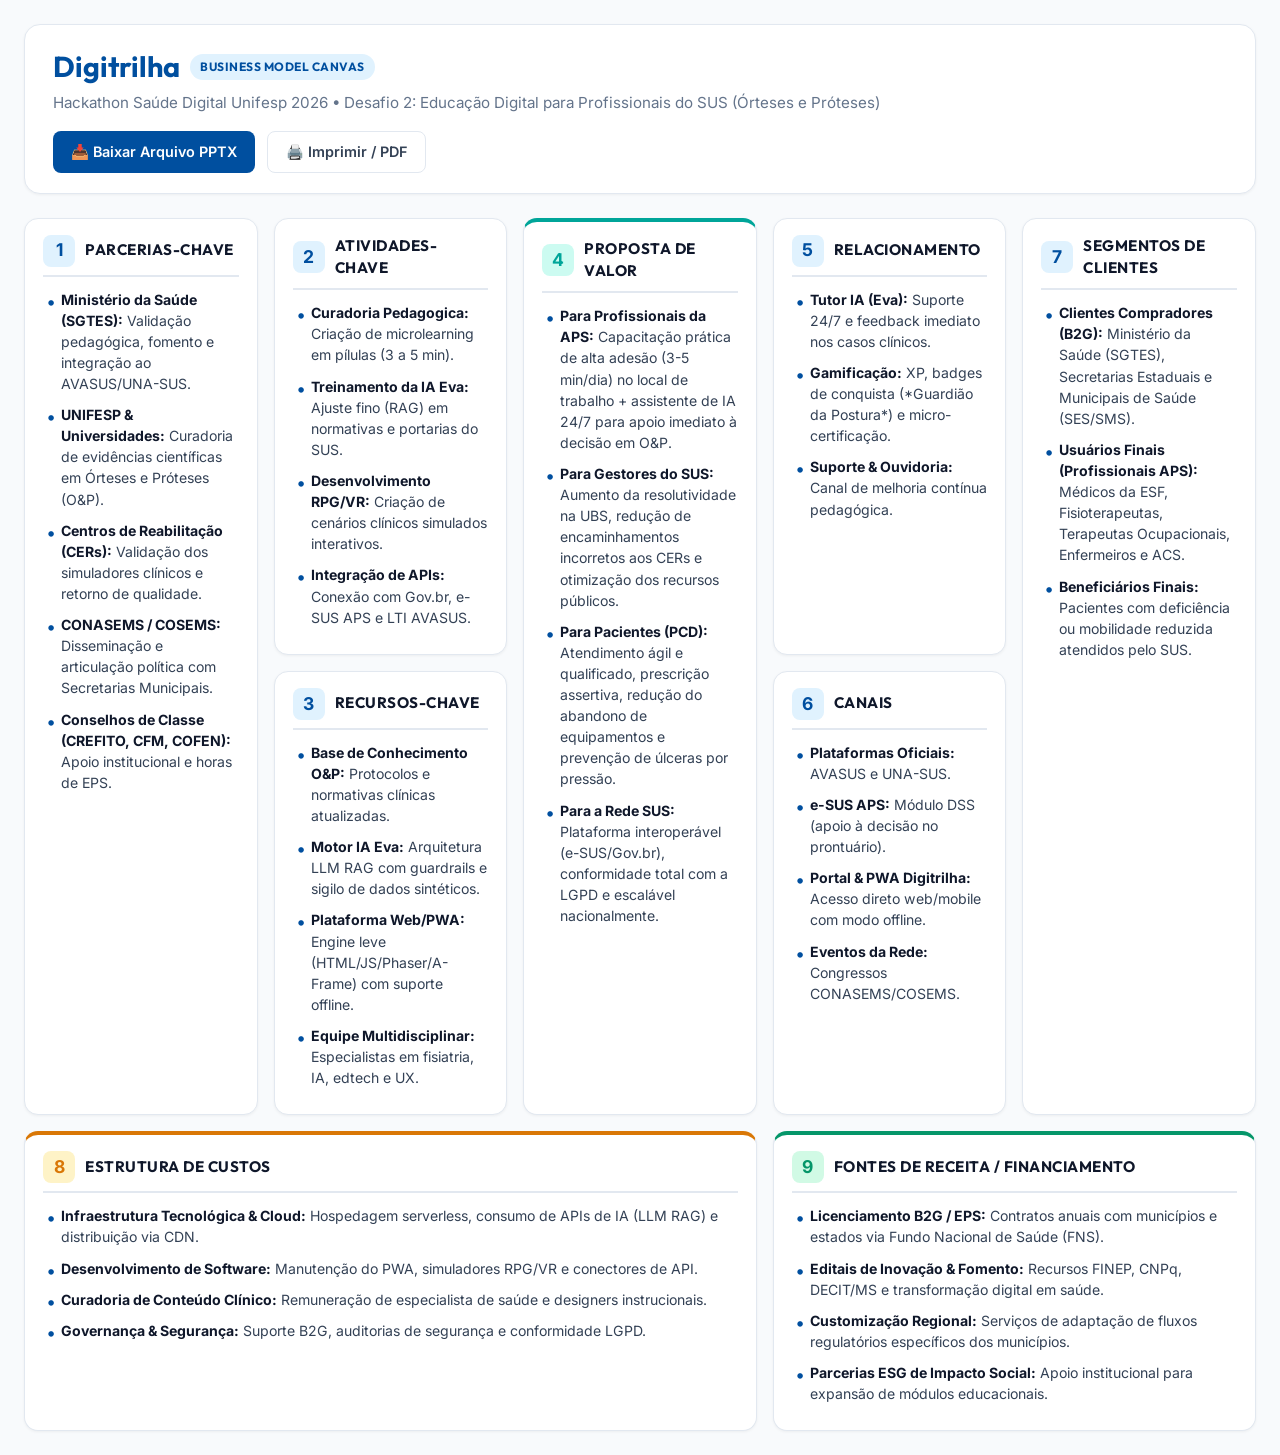
<file: business_model_canvas.html>
<!DOCTYPE html>
<html lang="pt-BR">
<head>
    <meta charset="UTF-8">
    <meta name="viewport" content="width=device-width, initial-scale=1.0">
    <title>Business Model Canvas — Digitrilha</title>
    <link rel="preconnect" href="https://fonts.googleapis.com">
    <link rel="preconnect" href="https://fonts.gstatic.com" crossorigin>
    <link href="https://fonts.googleapis.com/css2?family=Inter:wght@400;500;600;700&family=Outfit:wght@500;600;700;800&display=swap" rel="stylesheet">
    <style>
        :root {
            --primary: #004f9f;
            --primary-dark: #003a75;
            --accent-teal: #00a599;
            --accent-amber: #d97706;
            --accent-green: #059669;
            --bg-body: #f8fafc;
            --bg-card: #ffffff;
            --text-title: #0f172a;
            --text-body: #334155;
            --text-muted: #64748b;
            --border-color: #e2e8f0;
            --shadow-sm: 0 1px 3px rgba(0,0,0,0.05);
            --shadow-md: 0 4px 6px -1px rgba(0,0,0,0.1), 0 2px 4px -1px rgba(0,0,0,0.06);
            --shadow-lg: 0 10px 15px -3px rgba(0,0,0,0.1), 0 4px 6px -2px rgba(0,0,0,0.05);
        }

        * {
            box-sizing: border-box;
            margin: 0;
            padding: 0;
        }

        body {
            font-family: 'Inter', sans-serif;
            background-color: var(--bg-body);
            color: var(--text-body);
            line-height: 1.5;
            padding: 24px;
        }

        .header {
            max-width: 1400px;
            margin: 0 auto 24px auto;
            display: flex;
            justify-content: space-between;
            align-items: center;
            flex-wrap: wrap;
            gap: 16px;
            background: var(--bg-card);
            padding: 20px 28px;
            border-radius: 16px;
            border: 1px solid var(--border-color);
            box-shadow: var(--shadow-sm);
        }

        .header-titles h1 {
            font-family: 'Outfit', sans-serif;
            font-size: 1.8rem;
            color: var(--primary);
            display: flex;
            align-items: center;
            gap: 10px;
        }

        .badge {
            background: #e0f2fe;
            color: var(--primary);
            font-size: 0.75rem;
            padding: 4px 10px;
            border-radius: 20px;
            font-weight: 700;
            text-transform: uppercase;
            letter-spacing: 0.5px;
        }

        .header-titles p {
            color: var(--text-muted);
            font-size: 0.95rem;
            margin-top: 4px;
        }

        .actions {
            display: flex;
            gap: 12px;
        }

        .btn {
            font-family: 'Inter', sans-serif;
            font-weight: 600;
            font-size: 0.9rem;
            padding: 10px 18px;
            border-radius: 8px;
            cursor: pointer;
            border: none;
            transition: all 0.2s ease;
            display: inline-flex;
            align-items: center;
            gap: 8px;
            text-decoration: none;
        }

        .btn-primary {
            background: var(--primary);
            color: #ffffff;
        }

        .btn-primary:hover {
            background: var(--primary-dark);
            transform: translateY(-1px);
        }

        .btn-outline {
            background: #ffffff;
            color: var(--text-body);
            border: 1px solid var(--border-color);
        }

        .btn-outline:hover {
            background: #f1f5f9;
        }

        /* Canvas Layout Grid */
        .canvas-container {
            max-width: 1400px;
            margin: 0 auto;
            display: grid;
            grid-template-columns: repeat(5, 1fr);
            grid-template-rows: auto auto auto;
            gap: 16px;
        }

        .canvas-card {
            background: var(--bg-card);
            border: 1px solid var(--border-color);
            border-radius: 14px;
            padding: 16px 18px;
            box-shadow: var(--shadow-sm);
            display: flex;
            flex-direction: column;
            transition: transform 0.2s ease, box-shadow 0.2s ease;
            position: relative;
        }

        .canvas-card:hover {
            transform: translateY(-2px);
            box-shadow: var(--shadow-md);
        }

        .card-header {
            display: flex;
            align-items: center;
            gap: 10px;
            margin-bottom: 12px;
            padding-bottom: 8px;
            border-bottom: 2px solid var(--border-color);
        }

        .card-icon {
            width: 32px;
            height: 32px;
            border-radius: 8px;
            background: #e0f2fe;
            color: var(--primary);
            display: flex;
            align-items: center;
            justify-content: center;
            font-size: 1.1rem;
            font-weight: bold;
            flex-shrink: 0;
        }

        .card-title {
            font-family: 'Outfit', sans-serif;
            font-size: 0.95rem;
            font-weight: 700;
            color: var(--text-title);
            text-transform: uppercase;
            letter-spacing: 0.5px;
        }

        .card-body {
            font-size: 0.88rem;
            color: var(--text-body);
            flex-grow: 1;
        }

        .card-body ul {
            list-style-type: none;
        }

        .card-body li {
            position: relative;
            padding-left: 18px;
            margin-bottom: 10px;
        }

        .card-body li::before {
            content: "•";
            position: absolute;
            left: 4px;
            color: var(--primary);
            font-weight: bold;
            font-size: 1.1rem;
        }

        .card-body strong {
            color: var(--text-title);
        }

        .box-parcerias {
            grid-column: 1 / 2;
            grid-row: 1 / 3;
        }

        .box-atividades {
            grid-column: 2 / 3;
            grid-row: 1 / 2;
        }

        .box-recursos {
            grid-column: 2 / 3;
            grid-row: 2 / 3;
        }

        .box-proposta {
            grid-column: 3 / 4;
            grid-row: 1 / 3;
            border-top: 4px solid var(--accent-teal);
        }

        .box-proposta .card-icon {
            background: #ccfbf1;
            color: var(--accent-teal);
        }

        .box-relacionamento {
            grid-column: 4 / 5;
            grid-row: 1 / 2;
        }

        .box-canais {
            grid-column: 4 / 5;
            grid-row: 2 / 3;
        }

        .box-segmentos {
            grid-column: 5 / 6;
            grid-row: 1 / 3;
        }

        .box-custos {
            grid-column: 1 / 4;
            grid-row: 3 / 4;
            border-top: 4px solid var(--accent-amber);
        }

        .box-custos .card-icon {
            background: #fef3c7;
            color: var(--accent-amber);
        }

        .box-receitas {
            grid-column: 4 / 6;
            grid-row: 3 / 4;
            border-top: 4px solid var(--accent-green);
        }

        .box-receitas .card-icon {
            background: #d1fae5;
            color: var(--accent-green);
        }

        @media (max-width: 1024px) {
            .canvas-container {
                grid-template-columns: repeat(2, 1fr);
                grid-template-rows: auto;
            }
            .box-parcerias, .box-atividades, .box-recursos, .box-proposta,
            .box-relacionamento, .box-canais, .box-segmentos, .box-custos, .box-receitas {
                grid-column: span 1;
                grid-row: auto;
            }
            .box-custos, .box-receitas {
                grid-column: span 2;
            }
        }

        @media (max-width: 640px) {
            .canvas-container {
                grid-template-columns: 1fr;
            }
            .box-custos, .box-receitas {
                grid-column: span 1;
            }
        }

        @media print {
            body {
                background: #ffffff;
                padding: 0;
            }
            .header {
                box-shadow: none;
                border: none;
            }
            .actions {
                display: none;
            }
            .canvas-container {
                gap: 8px;
            }
            .canvas-card {
                box-shadow: none;
                break-inside: avoid;
            }
        }
    </style>
</head>
<body>

    <div class="header">
        <div class="header-titles">
            <h1>Digitrilha <span class="badge">Business Model Canvas</span></h1>
            <p>Hackathon Saúde Digital Unifesp 2026 • Desafio 2: Educação Digital para Profissionais do SUS (Órteses e Próteses)</p>
        </div>
        <div class="actions">
            <a href="business_model_canvas_digitrilha.pptx" class="btn btn-primary" download>
                📥 Baixar Arquivo PPTX
            </a>
            <button onclick="window.print()" class="btn btn-outline">
                🖨️ Imprimir / PDF
            </button>
        </div>
    </div>

    <div class="canvas-container">

        <!-- 1. PARCERIAS-CHAVE -->
        <div class="canvas-card box-parcerias">
            <div class="card-header">
                <div class="card-icon">1</div>
                <div class="card-title">Parcerias-Chave</div>
            </div>
            <div class="card-body">
                <ul>
                    <li><strong>Ministério da Saúde (SGTES):</strong> Validação pedagógica, fomento e integração ao AVASUS/UNA-SUS.</li>
                    <li><strong>UNIFESP & Universidades:</strong> Curadoria de evidências científicas em Órteses e Próteses (O&P).</li>
                    <li><strong>Centros de Reabilitação (CERs):</strong> Validação dos simuladores clínicos e retorno de qualidade.</li>
                    <li><strong>CONASEMS / COSEMS:</strong> Disseminação e articulação política com Secretarias Municipais.</li>
                    <li><strong>Conselhos de Classe (CREFITO, CFM, COFEN):</strong> Apoio institucional e horas de EPS.</li>
                </ul>
            </div>
        </div>

        <!-- 2. ATIVIDADES-CHAVE -->
        <div class="canvas-card box-atividades">
            <div class="card-header">
                <div class="card-icon">2</div>
                <div class="card-title">Atividades-Chave</div>
            </div>
            <div class="card-body">
                <ul>
                    <li><strong>Curadoria Pedagogica:</strong> Criação de microlearning em pílulas (3 a 5 min).</li>
                    <li><strong>Treinamento da IA Eva:</strong> Ajuste fino (RAG) em normativas e portarias do SUS.</li>
                    <li><strong>Desenvolvimento RPG/VR:</strong> Criação de cenários clínicos simulados interativos.</li>
                    <li><strong>Integração de APIs:</strong> Conexão com Gov.br, e-SUS APS e LTI AVASUS.</li>
                </ul>
            </div>
        </div>

        <!-- 3. RECURSOS-CHAVE -->
        <div class="canvas-card box-recursos">
            <div class="card-header">
                <div class="card-icon">3</div>
                <div class="card-title">Recursos-Chave</div>
            </div>
            <div class="card-body">
                <ul>
                    <li><strong>Base de Conhecimento O&P:</strong> Protocolos e normativas clínicas atualizadas.</li>
                    <li><strong>Motor IA Eva:</strong> Arquitetura LLM RAG com guardrails e sigilo de dados sintéticos.</li>
                    <li><strong>Plataforma Web/PWA:</strong> Engine leve (HTML/JS/Phaser/A-Frame) com suporte offline.</li>
                    <li><strong>Equipe Multidisciplinar:</strong> Especialistas em fisiatria, IA, edtech e UX.</li>
                </ul>
            </div>
        </div>

        <!-- 4. PROPOSTA DE VALOR -->
        <div class="canvas-card box-proposta">
            <div class="card-header">
                <div class="card-icon">4</div>
                <div class="card-title">Proposta de Valor</div>
            </div>
            <div class="card-body">
                <ul>
                    <li><strong>Para Profissionais da APS:</strong> Capacitação prática de alta adesão (3-5 min/dia) no local de trabalho + assistente de IA 24/7 para apoio imediato à decisão em O&P.</li>
                    <li><strong>Para Gestores do SUS:</strong> Aumento da resolutividade na UBS, redução de encaminhamentos incorretos aos CERs e otimização dos recursos públicos.</li>
                    <li><strong>Para Pacientes (PCD):</strong> Atendimento ágil e qualificado, prescrição assertiva, redução do abandono de equipamentos e prevenção de úlceras por pressão.</li>
                    <li><strong>Para a Rede SUS:</strong> Plataforma interoperável (e-SUS/Gov.br), conformidade total com a LGPD e escalável nacionalmente.</li>
                </ul>
            </div>
        </div>

        <!-- 5. RELACIONAMENTO COM CLIENTES -->
        <div class="canvas-card box-relacionamento">
            <div class="card-header">
                <div class="card-icon">5</div>
                <div class="card-title">Relacionamento</div>
            </div>
            <div class="card-body">
                <ul>
                    <li><strong>Tutor IA (Eva):</strong> Suporte 24/7 e feedback imediato nos casos clínicos.</li>
                    <li><strong>Gamificação:</strong> XP, badges de conquista (*Guardião da Postura*) e micro-certificação.</li>
                    <li><strong>Suporte & Ouvidoria:</strong> Canal de melhoria contínua pedagógica.</li>
                </ul>
            </div>
        </div>

        <!-- 6. CANAIS -->
        <div class="canvas-card box-canais">
            <div class="card-header">
                <div class="card-icon">6</div>
                <div class="card-title">Canais</div>
            </div>
            <div class="card-body">
                <ul>
                    <li><strong>Plataformas Oficiais:</strong> AVASUS e UNA-SUS.</li>
                    <li><strong>e-SUS APS:</strong> Módulo DSS (apoio à decisão no prontuário).</li>
                    <li><strong>Portal & PWA Digitrilha:</strong> Acesso direto web/mobile com modo offline.</li>
                    <li><strong>Eventos da Rede:</strong> Congressos CONASEMS/COSEMS.</li>
                </ul>
            </div>
        </div>

        <!-- 7. SEGMENTOS DE CLIENTES -->
        <div class="canvas-card box-segmentos">
            <div class="card-header">
                <div class="card-icon">7</div>
                <div class="card-title">Segmentos de Clientes</div>
            </div>
            <div class="card-body">
                <ul>
                    <li><strong>Clientes Compradores (B2G):</strong> Ministério da Saúde (SGTES), Secretarias Estaduais e Municipais de Saúde (SES/SMS).</li>
                    <li><strong>Usuários Finais (Profissionais APS):</strong> Médicos da ESF, Fisioterapeutas, Terapeutas Ocupacionais, Enfermeiros e ACS.</li>
                    <li><strong>Beneficiários Finais:</strong> Pacientes com deficiência ou mobilidade reduzida atendidos pelo SUS.</li>
                </ul>
            </div>
        </div>

        <!-- 8. ESTRUTURA DE CUSTOS -->
        <div class="canvas-card box-custos">
            <div class="card-header">
                <div class="card-icon">8</div>
                <div class="card-title">Estrutura de Custos</div>
            </div>
            <div class="card-body">
                <ul>
                    <li><strong>Infraestrutura Tecnológica & Cloud:</strong> Hospedagem serverless, consumo de APIs de IA (LLM RAG) e distribuição via CDN.</li>
                    <li><strong>Desenvolvimento de Software:</strong> Manutenção do PWA, simuladores RPG/VR e conectores de API.</li>
                    <li><strong>Curadoria de Conteúdo Clínico:</strong> Remuneração de especialista de saúde e designers instrucionais.</li>
                    <li><strong>Governança & Segurança:</strong> Suporte B2G, auditorias de segurança e conformidade LGPD.</li>
                </ul>
            </div>
        </div>

        <!-- 9. FONTES DE RECEITA -->
        <div class="canvas-card box-receitas">
            <div class="card-header">
                <div class="card-icon">9</div>
                <div class="card-title">Fontes de Receita / Financiamento</div>
            </div>
            <div class="card-body">
                <ul>
                    <li><strong>Licenciamento B2G / EPS:</strong> Contratos anuais com municípios e estados via Fundo Nacional de Saúde (FNS).</li>
                    <li><strong>Editais de Inovação & Fomento:</strong> Recursos FINEP, CNPq, DECIT/MS e transformação digital em saúde.</li>
                    <li><strong>Customização Regional:</strong> Serviços de adaptação de fluxos regulatórios específicos dos municípios.</li>
                    <li><strong>Parcerias ESG de Impacto Social:</strong> Apoio institucional para expansão de módulos educacionais.</li>
                </ul>
            </div>
        </div>

    </div>

</body>
</html>
</file>
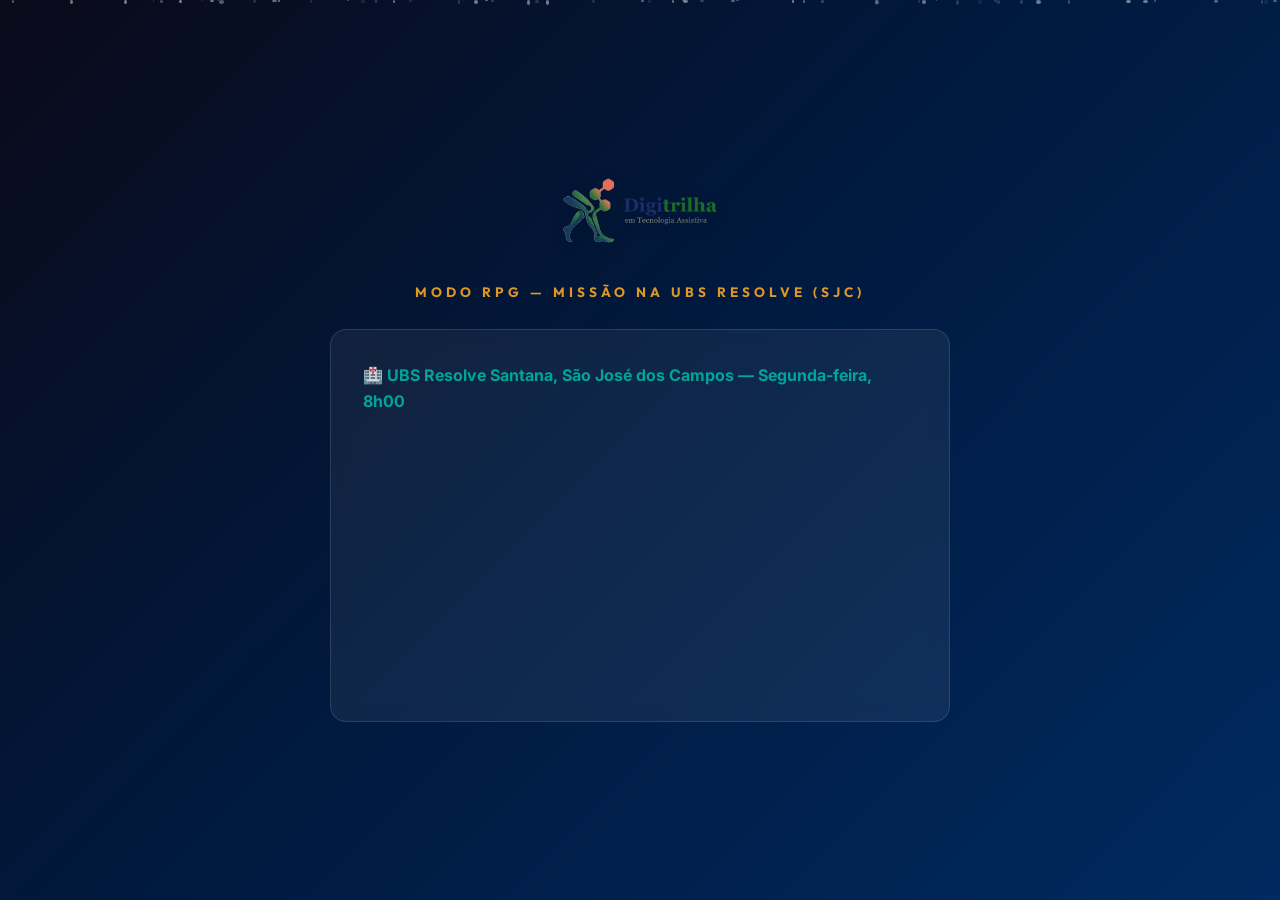
<file: prototipo/rpg.html>
<!DOCTYPE html>
<html lang="pt-BR">
<head>
  <meta charset="UTF-8">
  <meta name="viewport" content="width=device-width, initial-scale=1.0">
  <title>Digitrilha RPG — Missão na UBS Resolve Santana (SJC)</title>
  <meta name="description" content="Capacitação gamificada em Tecnologia Assistiva para profissionais do SUS na Digitrilha. Complete missões, ajude pacientes e conquiste badges.">
  <link rel="preconnect" href="https://fonts.googleapis.com">
  <link rel="preconnect" href="https://fonts.gstatic.com" crossorigin>
  <link href="https://fonts.googleapis.com/css2?family=Outfit:wght@400;600;700;800;900&family=Inter:wght@400;500;600&display=swap" rel="stylesheet">
  <link rel="stylesheet" href="rpg.css">
</head>
<body>

  <!-- ============ INTRO SCREEN ============ -->
  <div id="intro-screen">
    <div class="intro-bg-particles" id="intro-particles"></div>
    <div class="intro-content">
      <div class="intro-logo" style="display: flex; align-items: center; justify-content: center; margin-bottom: 12px;">
        <img src="assets/v2/logo_digitrilha.png" alt="Digitrilha em Tecnologia Assistiva" style="max-height: 65px; object-fit: contain; filter: drop-shadow(0 4px 8px rgba(0,0,0,0.15));">
      </div>
      <div class="intro-subtitle">MODO RPG — MISSÃO NA UBS RESOLVE (SJC)</div>
      <div class="intro-narrative-box">
        <div class="narrative-line" id="narrative-line-1" style="opacity:0">
          🏥 <strong>UBS Resolve Santana, São José dos Campos — Segunda-feira, 8h00</strong>
        </div>
        <div class="narrative-line" id="narrative-line-2" style="opacity:0">
          Você é <strong>Dr. João Paulo</strong>, fisioterapeuta recém-designado para a Unidade Básica de Saúde Resolve Santana, em São José dos Campos (SP).
        </div>
        <div class="narrative-line" id="narrative-line-3" style="opacity:0">
          Três pacientes aguardam na fila — cada um com uma necessidade diferente em Tecnologia Assistiva.
        </div>
        <div class="narrative-line" id="narrative-line-4" style="opacity:0">
          Sua tarefa: <strong>avaliar, decidir e prescrever corretamente</strong>. E.V.A., sua assistente de IA, estará ao seu lado.
        </div>
        <div class="narrative-line" id="narrative-line-5" style="opacity:0">
          A autonomia de cada paciente depende das suas decisões. Boa sorte, doutor.
        </div>
      </div>
      <button id="btn-start-game" class="hidden">
        <span>🎮</span> Iniciar Missão
      </button>
    </div>
  </div>

  <!-- ============ HUD ============ -->
  <div id="game-hud" class="hidden">
    <div class="hud-left">
      <a href="index.html" id="btn-back" title="Voltar ao Menu">
        <svg viewBox="0 0 24 24" fill="none" stroke="currentColor" stroke-width="2.5"><polyline points="15 18 9 12 15 6"/></svg>
        Menu
      </a>
      <div class="hud-logo">SUS<strong>Assist</strong> RPG</div>
    </div>
    <div class="hud-center">
      <div class="hud-missions-label">MISSÕES</div>
      <div class="hud-missions-count"><span id="hud-missions">0</span>/3</div>
      <div class="hud-mission-dots">
        <div class="mission-dot" id="dot-1"></div>
        <div class="mission-dot" id="dot-2"></div>
        <div class="mission-dot" id="dot-3"></div>
      </div>
    </div>
    <div class="hud-right">
      <div class="hud-level-badge">Nv. <span id="hud-level">1</span></div>
      <div class="hud-xp-section">
        <span class="hud-xp-label">XP: <strong id="hud-xp">0</strong></span>
        <div class="hud-xp-bar-bg">
          <div class="hud-xp-bar-fill" id="hud-xp-bar"></div>
        </div>
      </div>
    </div>
  </div>

  <!-- ============ MAP HINT ============ -->
  <div id="map-hint" class="hidden">
    <span>👆</span> Clique em um paciente para iniciar a missão
  </div>

  <!-- ============ GAME CANVAS ============ -->
  <canvas id="game-canvas"></canvas>

  <!-- ============ DIALOG OVERLAY ============ -->
  <div id="dialog-overlay" class="overlay hidden">
    <div id="dialog-panel">
      <div id="dialog-header">
        <div id="dialog-patient-avatar"></div>
        <div id="dialog-patient-info">
          <div id="dialog-patient-name"></div>
          <div id="dialog-patient-meta"></div>
        </div>
        <div id="dialog-mission-tag"></div>
      </div>
      <div id="dialog-body">
        <div class="dialog-speech-bubble">
          <p id="dialog-text"></p>
          <div class="speech-cursor" id="speech-cursor">▌</div>
        </div>
      </div>
      <div id="dialog-eva-hint" class="hidden">
        <div class="eva-hint-header">
          <div class="eva-dot-animated"></div>
          <strong>E.V.A. — Dica Clínica</strong>
        </div>
        <p id="eva-hint-text"></p>
      </div>
      <div id="dialog-footer">
        <div id="dialog-progress-dots"></div>
        <button id="btn-dialog-next" class="btn-primary-rpg">
          Continuar <span>→</span>
        </button>
      </div>
    </div>
  </div>

  <!-- ============ QUIZ OVERLAY ============ -->
  <div id="quiz-overlay" class="overlay hidden">
    <div id="quiz-panel">
      <div id="quiz-header">
        <div class="quiz-badge-label">⚕️ DECISÃO CLÍNICA</div>
        <h2 id="quiz-question"></h2>
      </div>
      <div id="quiz-options-grid" role="radiogroup"></div>
      <div id="quiz-confirm-bar">
        <div id="quiz-selection-hint">Selecione uma opção acima</div>
        <button id="btn-confirm-quiz" class="btn-primary-rpg" disabled>
          Confirmar Decisão
        </button>
      </div>
      <div id="quiz-feedback-panel" class="hidden">
        <div id="feedback-result-icon"></div>
        <div id="feedback-content">
          <strong id="feedback-title"></strong>
          <p id="feedback-text"></p>
        </div>
        <div id="feedback-eva">
          <span class="eva-label">🤖 E.V.A. explica:</span>
        </div>
        <button id="btn-after-feedback" class="btn-primary-rpg">
          Ver Conquista →
        </button>
      </div>
    </div>
  </div>

  <!-- ============ BADGE OVERLAY ============ -->
  <div id="badge-overlay" class="overlay hidden">
    <div id="badge-panel">
      <div id="badge-confetti-container"></div>
      <div id="badge-glow-ring"></div>
      <div id="badge-icon-xl"></div>
      <div id="badge-earned-label">BADGE CONQUISTADO!</div>
      <h2 id="badge-name-display"></h2>
      <p id="badge-desc-display"></p>
      <div id="xp-gain-pill">
        <span>+</span><span id="xp-amount"></span><span>XP</span>
      </div>
      <button id="btn-next-mission" class="btn-primary-rpg">
        <span id="next-btn-text">Próxima Missão →</span>
      </button>
    </div>
  </div>

  <!-- ============ FINAL VICTORY OVERLAY ============ -->
  <div id="final-overlay" class="overlay hidden">
    <div id="final-panel">
      <div id="final-confetti"></div>
      <div id="final-stars-row">⭐⭐⭐</div>
      <h1 id="final-title">🎉 Missão Completa!</h1>
      <p id="final-message">Você capacitou todos os pacientes da UBS Resolve Santana em São José dos Campos com excelência!</p>
      <div id="final-badges-row"></div>
      <div id="final-stats-row">
        <div class="final-stat">
          <span id="final-xp-val"></span>
          <label>XP Total</label>
        </div>
        <div class="final-stat">
          <span id="final-level-val"></span>
          <label>Nível</label>
        </div>
        <div class="final-stat">
          <span>3/3</span>
          <label>Missões</label>
        </div>
      </div>
      <div id="final-cta-buttons">
        <button id="btn-play-again" class="btn-secondary-rpg">↺ Jogar Novamente</button>
        <a href="index.html" id="btn-go-platform" class="btn-primary-rpg">Voltar à Plataforma →</a>
      </div>
      <div id="final-vr-cta">
        <span>🥽</span>
        <div>
          <strong>Quer ir além?</strong>
          <span>Experimente a simulação em Realidade Virtual</span>
        </div>
        <a href="vr.html" target="_blank" class="btn-vr-link">Entrar na UBS Virtual →</a>
      </div>
    </div>
  </div>

  <!-- ============ LEVEL UP TOAST ============ -->
  <div id="levelup-toast" class="hidden">
    <span>🆙</span>
    <div>
      <strong>Nível Aumentou!</strong>
      <span id="levelup-new-level"></span>
    </div>
  </div>

  <script src="rpg.js"></script>
</body>
</html>
</file>
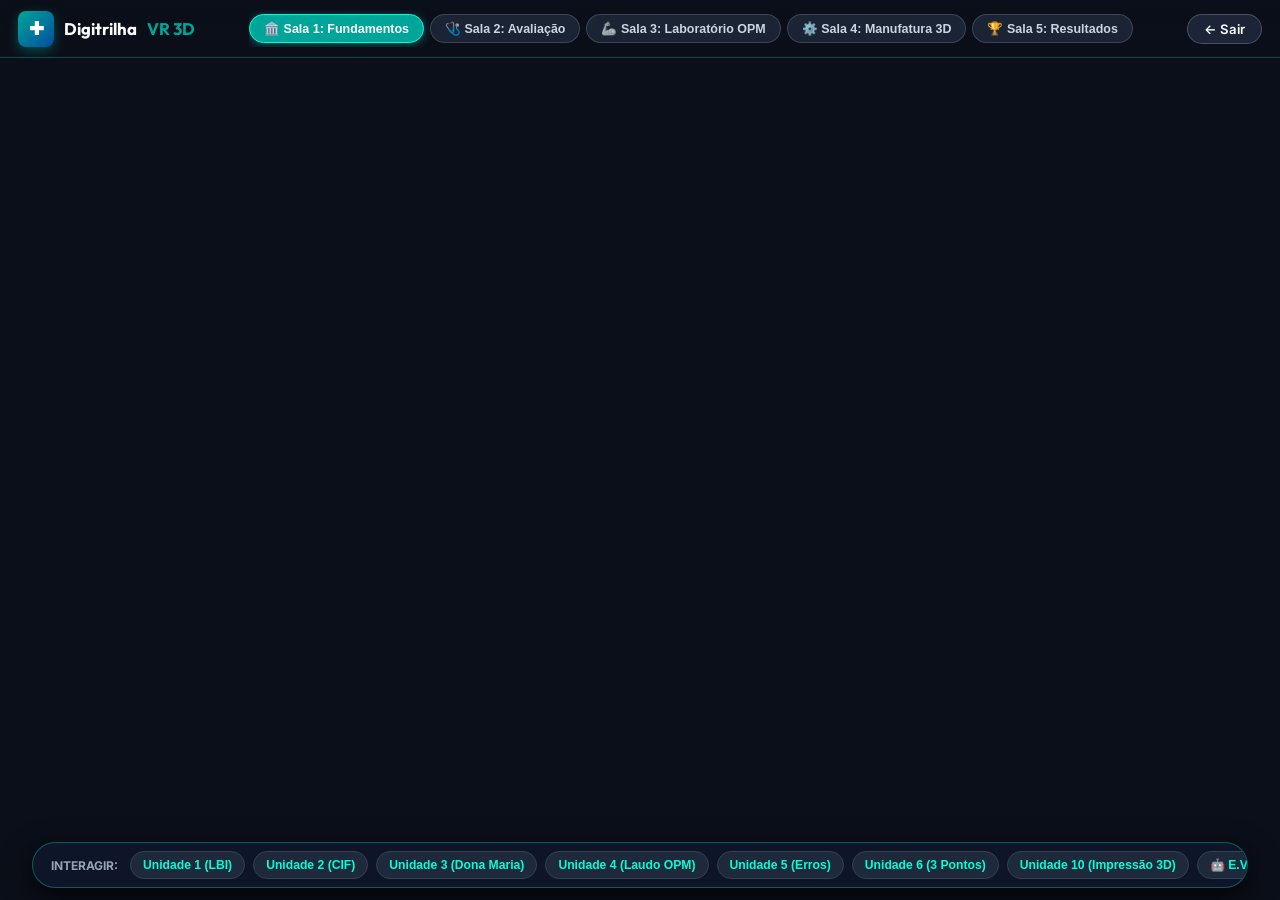
<file: prototipo/vr.html>
<!DOCTYPE html>
<html lang="pt-BR">
<head>
  <meta charset="UTF-8">
  <meta name="viewport" content="width=device-width, initial-scale=1.0, user-scalable=no">
  <title>Digitrilha VR 3D — Campus de Reabilitação (14 Unidades)</title>
  <meta name="description" content="Simulação em Realidade Virtual 3D com Corredor Conectado, 5 Salas e Apoio à Decisão Clínica em Tecnologia Assistiva para o SUS.">
  <!-- A-Frame WebXR Framework -->
  <script src="https://aframe.io/releases/1.5.0/aframe.min.js"></script>
  <link rel="preconnect" href="https://fonts.googleapis.com">
  <link rel="preconnect" href="https://fonts.gstatic.com" crossorigin>
  <link href="https://fonts.googleapis.com/css2?family=Inter:wght@400;600;700&family=Outfit:wght@600;700;800&display=swap" rel="stylesheet">
  <style>
    * { margin: 0; padding: 0; box-sizing: border-box; }
    body { font-family: 'Inter', sans-serif; background: #0b0f19; overflow: hidden; }

    /* TOP HUD NAVEGADOR */
    #vr-ui {
      position: fixed;
      top: 0; left: 0; right: 0;
      z-index: 999;
      pointer-events: none;
    }

    #vr-header {
      display: flex;
      align-items: center;
      justify-content: space-between;
      padding: 10px 18px;
      background: linear-gradient(180deg, rgba(11,15,25,0.98) 0%, rgba(11,15,25,0.88) 100%);
      border-bottom: 1px solid rgba(0,165,153,0.4);
      pointer-events: auto;
    }

    .vr-logo {
      display: flex;
      align-items: center;
      gap: 10px;
      color: white;
      font-size: 1.05rem;
      font-weight: 700;
      text-decoration: none;
      font-family: 'Outfit', sans-serif;
    }

    .vr-logo-icon {
      background: linear-gradient(135deg, #00a599, #004f9f);
      width: 36px; height: 36px;
      border-radius: 8px;
      display: flex;
      align-items: center;
      justify-content: center;
      font-size: 1.1rem;
      box-shadow: 0 4px 12px rgba(0,165,153,0.4);
    }

    .room-nav-bar {
      display: flex;
      gap: 6px;
      overflow-x: auto;
      padding: 4px 0;
    }

    .room-nav-btn {
      background: rgba(30, 41, 59, 0.85);
      border: 1px solid rgba(255,255,255,0.15);
      color: #cbd5e1;
      padding: 6px 14px;
      border-radius: 20px;
      font-size: 0.78rem;
      font-weight: 600;
      cursor: pointer;
      white-space: nowrap;
      transition: all 0.2s;
    }

    .room-nav-btn:hover, .room-nav-btn.active {
      background: #00a599;
      color: white;
      border-color: #00ffd8;
      box-shadow: 0 2px 10px rgba(0,165,153,0.5);
    }

    #vr-back-btn {
      background: rgba(30, 41, 59, 0.9);
      border: 1px solid rgba(255,255,255,0.2);
      border-radius: 20px;
      color: white;
      padding: 6px 16px;
      font-size: 0.82rem;
      font-weight: 600;
      cursor: pointer;
      text-decoration: none;
      transition: all 0.2s;
    }
    #vr-back-btn:hover { background: rgba(0,165,153,0.4); border-color: #00a599; }

    /* BARRA INFERIOR DE INTERAÇÃO RÁPIDA (ACESSIBILIDADE DUAL) */
    #quick-interact-bar {
      position: fixed;
      bottom: 12px; left: 50%;
      transform: translateX(-50%);
      background: rgba(15, 23, 42, 0.95);
      border: 1px solid rgba(0, 165, 153, 0.5);
      border-radius: 40px;
      padding: 8px 18px;
      z-index: 999;
      display: flex;
      gap: 8px;
      align-items: center;
      box-shadow: 0 10px 30px rgba(0,0,0,0.8);
      backdrop-filter: blur(12px);
      max-width: 95vw;
      overflow-x: auto;
    }

    .quick-btn {
      background: #1e293b;
      border: 1px solid #334155;
      color: #00ffd8;
      padding: 6px 12px;
      border-radius: 16px;
      font-size: 0.76rem;
      font-weight: 600;
      cursor: pointer;
      white-space: nowrap;
      transition: all 0.2s;
    }

    .quick-btn:hover {
      background: #004f9f;
      color: white;
    }

    /* PAINEL MODAL INTERATIVO 2D OVERLAY */
    #info-panel {
      position: fixed;
      top: 50%; left: 50%;
      transform: translate(-50%, -50%);
      background: rgba(15, 23, 42, 0.96);
      border: 2px solid #00a599;
      border-radius: 20px;
      padding: 24px;
      width: 90%;
      max-width: 540px;
      z-index: 10000;
      pointer-events: auto;
      display: none;
      backdrop-filter: blur(16px);
      box-shadow: 0 20px 50px rgba(0,0,0,0.9), 0 0 35px rgba(0,165,153,0.4);
      color: white;
      animation: modalFadeIn 0.3s ease-out;
    }

    @keyframes modalFadeIn {
      from { opacity: 0; transform: translate(-50%, -46%); }
      to { opacity: 1; transform: translate(-50%, -50%); }
    }

    #info-panel h3 {
      font-family: 'Outfit', sans-serif;
      color: #00ffd8;
      font-size: 1.15rem;
      margin-bottom: 10px;
      display: flex;
      align-items: center;
      gap: 10px;
    }

    #info-panel p {
      color: #cbd5e1;
      font-size: 0.9rem;
      line-height: 1.55;
      margin-bottom: 14px;
    }

    .modal-options {
      display: flex;
      flex-direction: column;
      gap: 8px;
      margin-top: 10px;
    }

    .modal-opt-btn {
      background: #1e293b;
      border: 1px solid #334155;
      color: white;
      padding: 10px 14px;
      border-radius: 10px;
      font-size: 0.85rem;
      font-weight: 500;
      cursor: pointer;
      transition: all 0.2s;
      text-align: left;
    }

    .modal-opt-btn:hover {
      background: #004f9f;
      border-color: #00a599;
    }

    .feedback-box-vr {
      margin-top: 12px;
      padding: 10px 14px;
      border-radius: 10px;
      font-size: 0.85rem;
      display: none;
    }

    .feedback-correct-vr { background: rgba(5, 150, 105, 0.25); border: 1px solid #059669; color: #6ee7b7; }
    .feedback-incorrect-vr { background: rgba(220, 38, 38, 0.25); border: 1px solid #dc2626; color: #fca5a5; }

    #info-panel .close-info {
      position: absolute;
      top: 14px; right: 16px;
      background: rgba(255,255,255,0.1);
      border: none;
      color: #94a3b8;
      width: 30px; height: 30px;
      border-radius: 50%;
      font-size: 1rem;
      cursor: pointer;
      display: flex;
      align-items: center;
      justify-content: center;
    }

    #info-panel .close-info:hover { background: #dc2626; color: white; }
  </style>
</head>
<body>

  <!-- HEADER NAV -->
  <div id="vr-ui">
    <div id="vr-header">
      <a href="index.html" class="vr-logo">
        <div class="vr-logo-icon">✚</div>
        Digitrilha <strong style="color:#00a599">VR 3D</strong>
      </a>

      <div class="room-nav-bar">
        <button class="room-nav-btn active" onclick="teleportToRoom(1)">🏛️ Sala 1: Fundamentos</button>
        <button class="room-nav-btn" onclick="teleportToRoom(2)">🩺 Sala 2: Avaliação</button>
        <button class="room-nav-btn" onclick="teleportToRoom(3)">🦾 Sala 3: Laboratório OPM</button>
        <button class="room-nav-btn" onclick="teleportToRoom(4)">⚙️ Sala 4: Manufatura 3D</button>
        <button class="room-nav-btn" onclick="teleportToRoom(5)">🏆 Sala 5: Resultados</button>
      </div>

      <a href="index.html" id="vr-back-btn">← Sair</a>
    </div>
  </div>

  <!-- BARRA DE ATALHOS DE INTERAÇÃO -->
  <div id="quick-interact-bar">
    <span style="color:#94a3b8; font-size:0.75rem; font-weight:700; margin-right:4px;">INTERAGIR:</span>
    <button class="quick-btn" onclick="triggerStation('u1')">Unidade 1 (LBI)</button>
    <button class="quick-btn" onclick="triggerStation('u2')">Unidade 2 (CIF)</button>
    <button class="quick-btn" onclick="triggerStation('u3')">Unidade 3 (Dona Maria)</button>
    <button class="quick-btn" onclick="triggerStation('u4')">Unidade 4 (Laudo OPM)</button>
    <button class="quick-btn" onclick="triggerStation('u5')">Unidade 5 (Erros)</button>
    <button class="quick-btn" onclick="triggerStation('u6')">Unidade 6 (3 Pontos)</button>
    <button class="quick-btn" onclick="triggerStation('u10')">Unidade 10 (Impressão 3D)</button>
    <button class="quick-btn" onclick="clickEVA()">🤖 E.V.A. IA</button>
  </div>

  <!-- PAINEL MODAL OVERLAY -->
  <div id="info-panel">
    <button class="close-info" onclick="closeVRModal()">✕</button>
    <h3 id="info-title"><span>📍</span> ESTAÇÃO DE APRENDIZADO VR</h3>
    <p id="info-text"></p>
    <div class="modal-options" id="modal-options"></div>
    <div class="feedback-box-vr" id="feedback-vr"></div>
  </div>

  <!-- CENA A-FRAME WEBXR -->
  <a-scene
    background="color: #0b0f19"
    fog="type: linear; color: #0b0f19; near: 15; far: 40"
    renderer="antialias: true; colorManagement: true"
    vr-mode-ui="enabled: true"
  >

    <!-- CÂMERA COM RETÍCULO VIRTUAL CURSOR -->
    <a-entity id="rig" position="0 0 0">
      <a-camera id="main-camera" look-controls="reverseMouseDrag: false" wasd-controls="enabled: true" position="0 1.6 0">
        <a-entity
          cursor="fuse: false; rayOrigin: mouse"
          raycaster="objects: .clickable, a-sphere, a-box, a-cylinder"
          position="0 0 -1"
          geometry="primitive: ring; radiusInner: 0.015; radiusOuter: 0.025"
          material="color: #00ffd8; shader: flat; opacity: 0.8"
        ></a-entity>
      </a-camera>
    </a-entity>

    <!-- ASSETS & MIXINS -->
    <a-assets>
      <a-mixin id="hotspot"
        geometry="primitive: sphere; radius: 0.28"
        material="color: #00a599; emissive: #00ffd8; emissiveIntensity: 0.9; transparent: true; opacity: 0.95"
        animation="property: scale; dir: alternate; dur: 900; loop: true; to: 1.25 1.25 1.25; easing: easeInOutSine"
        class="clickable">
      </a-mixin>

      <a-mixin id="pedestal"
        geometry="primitive: cylinder; radius: 0.5; height: 0.8"
        material="color: #1e293b; roughness: 0.3">
      </a-mixin>

      <a-mixin id="door-portal"
        geometry="primitive: cylinder; radius: 0.6; height: 0.05"
        material="color: #00a599; emissive: #00ffd8; emissiveIntensity: 0.6; opacity: 0.8"
        class="clickable">
      </a-mixin>
    </a-assets>

    <!-- ============================================================ -->
    <!-- CORREDOR CENTRAL DE INTEGRAÇÃO DO CAMPUS                      -->
    <!-- Largura: 6m (X: -3 a 3), Comprimento: 32m (Z: -16 a 16)        -->
    <!-- ============================================================ -->
    <a-entity id="corredor-central">
      <!-- CHÃO DO CORREDOR -->
      <a-plane position="0 0 0" rotation="-90 0 0" width="6" height="32" material="color: #1e293b; roughness: 0.7"></a-plane>
      <a-plane position="0 3.8 0" rotation="90 0 0" width="6" height="32" material="color: #0f172a"></a-plane>

      <!-- PAREDES LATERAIS DO CORREDOR (COM ARCHWAYS PARA AS SALAS) -->
      <!-- Parede Esquerda (X: -3) -->
      <a-plane position="-3 1.9 -14" width="0.1" height="3.8" rotation="0 90 0" material="color: #0f172a"></a-plane>
      <a-plane position="-3 1.9 -2" width="0.1" height="3.8" rotation="0 90 0" material="color: #0f172a"></a-plane>
      <a-plane position="-3 1.9 10" width="0.1" height="3.8" rotation="0 90 0" material="color: #0f172a"></a-plane>

      <!-- Parede Direita (X: 3) -->
      <a-plane position="3 1.9 -8" width="0.1" height="3.8" rotation="0 90 0" material="color: #0f172a"></a-plane>
      <a-plane position="3 1.9 4" width="0.1" height="3.8" rotation="0 90 0" material="color: #0f172a"></a-plane>

      <!-- LETREIRO DO CORREDOR -->
      <a-plane position="0 3.2 -14" width="5.5" height="0.7" material="color: #004f9f; opacity: 0.9">
        <a-text value="🏥 CORREDOR CENTRAL DE REABILITAÇÃO SUS" align="center" position="0 0 0.02" color="#ffffff" width="4.2" wrap-count="30"></a-text>
      </a-plane>
    </a-entity>

    <!-- ============================================================ -->
    <!-- PORTAIS DE ACESSO (PORTAS 3D COM PORTAL TELEPORT)            -->
    <!-- ============================================================ -->
    <!-- PORTA 1 ➔ SALA 1 -->
    <a-entity position="-2.6 0 -10" onclick="teleportToRoom(1)" class="clickable">
      <a-cylinder mixin="door-portal"></a-cylinder>
      <a-box position="0 1.2 0" width="0.1" height="2.2" depth="1.2" material="color: #00a599"></a-box>
      <a-plane position="0.1 2.2 0" rotation="0 90 0" width="1.6" height="0.4" material="color: #004f9f">
        <a-text value="🚪 Entrada: Sala 1 (Fundamentos)" align="center" position="0 0 0.02" color="#00ffd8" width="2.2" wrap-count="24"></a-text>
      </a-plane>
    </a-entity>

    <!-- PORTA 2 ➔ SALA 2 -->
    <a-entity position="2.6 0 -4" onclick="teleportToRoom(2)" class="clickable">
      <a-cylinder mixin="door-portal"></a-cylinder>
      <a-box position="0 1.2 0" width="0.1" height="2.2" depth="1.2" material="color: #00a599"></a-box>
      <a-plane position="-0.1 2.2 0" rotation="0 -90 0" width="1.6" height="0.4" material="color: #004f9f">
        <a-text value="🚪 Entrada: Sala 2 (Avaliacao)" align="center" position="0 0 0.02" color="#00ffd8" width="2.2" wrap-count="24"></a-text>
      </a-plane>
    </a-entity>

    <!-- PORTA 3 ➔ SALA 3 -->
    <a-entity position="-2.6 0 2" onclick="teleportToRoom(3)" class="clickable">
      <a-cylinder mixin="door-portal"></a-cylinder>
      <a-box position="0 1.2 0" width="0.1" height="2.2" depth="1.2" material="color: #00a599"></a-box>
      <a-plane position="0.1 2.2 0" rotation="0 90 0" width="1.6" height="0.4" material="color: #004f9f">
        <a-text value="🚪 Entrada: Sala 3 (Laboratorio OPM)" align="center" position="0 0 0.02" color="#00ffd8" width="2.2" wrap-count="26"></a-text>
      </a-plane>
    </a-entity>

    <!-- PORTA 4 ➔ SALA 4 -->
    <a-entity position="2.6 0 8" onclick="teleportToRoom(4)" class="clickable">
      <a-cylinder mixin="door-portal"></a-cylinder>
      <a-box position="0 1.2 0" width="0.1" height="2.2" depth="1.2" material="color: #00a599"></a-box>
      <a-plane position="-0.1 2.2 0" rotation="0 -90 0" width="1.6" height="0.4" material="color: #004f9f">
        <a-text value="🚪 Entrada: Sala 4 (Manufatura 3D)" align="center" position="0 0 0.02" color="#00ffd8" width="2.2" wrap-count="26"></a-text>
      </a-plane>
    </a-entity>

    <!-- PORTA 5 ➔ SALA 5 -->
    <a-entity position="-2.6 0 14" onclick="teleportToRoom(5)" class="clickable">
      <a-cylinder mixin="door-portal"></a-cylinder>
      <a-box position="0 1.2 0" width="0.1" height="2.2" depth="1.2" material="color: #00a599"></a-box>
      <a-plane position="0.1 2.2 0" rotation="0 90 0" width="1.6" height="0.4" material="color: #004f9f">
        <a-text value="🚪 Entrada: Sala 5 (Resultados)" align="center" position="0 0 0.02" color="#00ffd8" width="2.2" wrap-count="24"></a-text>
      </a-plane>
    </a-entity>


    <!-- ============================================================ -->
    <!-- SALA 1 (EIXO 1 — UNIDADES 1 & 2: FUNDAMENTOS & LBI)           -->
    <!-- Posição: Center X: -9, Z: -10                                -->
    <!-- ============================================================ -->
    <a-entity id="sala-1" position="-9 0 -10">
      <a-plane position="0 0 0" rotation="-90 0 0" width="10" height="10" material="color: #111827; roughness: 0.8"></a-plane>
      <a-plane position="0 3.6 0" rotation="90 0 0" width="10" height="10" material="color: #0f172a"></a-plane>
      <a-plane position="0 1.8 -5" width="10" height="3.6" material="color: #0f172a"></a-plane>
      <a-plane position="-5 1.8 0" rotation="0 90 0" width="10" height="3.6" material="color: #0f172a"></a-plane>
      <a-plane position="5 1.8 0" rotation="0 -90 0" width="10" height="3.6" material="color: #0f172a"></a-plane>

      <a-plane position="0 2.8 -4.9" width="6.5" height="0.8" material="color: #004f9f; opacity: 0.95">
        <a-text value="🏛️ SALA 1 — UNIDADES 1 & 2: FUNDAMENTOS DE TA & LBI" align="center" position="0 0 0.02" color="#ffffff" width="4.2" wrap-count="28"></a-text>
      </a-plane>

      <!-- ESTAÇÃO 1.1: LBI -->
      <a-cylinder mixin="pedestal" position="-2.5 0.4 -2.5"></a-cylinder>
      <a-sphere mixin="hotspot" position="-2.5 1.4 -2.5" onclick="triggerStation('u1')"></a-sphere>
      <a-plane position="-2.5 1.95 -2.5" width="2.4" height="0.55" material="color: #0f172a; opacity: 0.95">
        <a-text value="Unidade 1: Conceito de TA & LBI
(Clique para examinar)" align="center" position="0 0 0.02" color="#00ffd8" width="2.1" wrap-count="22"></a-text>
      </a-plane>

      <!-- ESTAÇÃO 1.2: CIF -->
      <a-cylinder mixin="pedestal" position="2.5 0.4 -2.5"></a-cylinder>
      <a-sphere mixin="hotspot" position="2.5 1.4 -2.5" onclick="triggerStation('u2')"></a-sphere>
      <a-plane position="2.5 1.95 -2.5" width="2.4" height="0.55" material="color: #0f172a; opacity: 0.95">
        <a-text value="Unidade 2: Avaliação CIF OMS
(Clique para examinar)" align="center" position="0 0 0.02" color="#00ffd8" width="2.1" wrap-count="22"></a-text>
      </a-plane>

      <!-- TUTORA E.V.A. -->
      <a-entity position="0 0 -2.5" class="clickable" onclick="clickEVA()">
        <a-cylinder radius="0.18" height="0.06" position="0 0.03 0" material="color: #004f9f"></a-cylinder>
        <a-cylinder radius="0.1" height="0.6" position="0 0.33 0" material="color: #00a599"></a-cylinder>
        <a-box width="0.38" height="0.45" depth="0.22" position="0 0.85 0" material="color: #004f9f"></a-box>
        <a-sphere radius="0.18" position="0 1.25 0" material="color: #00a599; emissive: #00a599; emissiveIntensity: 0.5"></a-sphere>
        <a-box width="0.12" height="0.05" depth="0.02" position="-0.05 1.28 0.17" material="color: #00ffd8; emissive: #00ffd8; emissiveIntensity: 1.0"></a-box>
        <a-box width="0.12" height="0.05" depth="0.02" position="0.05 1.28 0.17" material="color: #00ffd8; emissive: #00ffd8; emissiveIntensity: 1.0"></a-box>
      </a-entity>
      <a-plane position="0 1.9 -2.5" width="2.5" height="0.5" material="color: #0f172a; opacity: 0.95">
        <a-text value="🤖 E.V.A. — Tutora Digital
(Clique para Orientacao)" align="center" position="0 0 0.02" color="#00ffd8" width="2.2" wrap-count="22"></a-text>
      </a-plane>
    </a-entity>


    <!-- ============================================================ -->
    <!-- SALA 2 (EIXO 2 — UNIDADES 3, 4 & 5: AVALIAÇÃO CLÍNICA)         -->
    <!-- Posição: Center X: 9, Z: -4                                  -->
    <!-- ============================================================ -->
    <a-entity id="sala-2" position="9 0 -4">
      <a-plane position="0 0 0" rotation="-90 0 0" width="10" height="10" material="color: #111827; roughness: 0.8"></a-plane>
      <a-plane position="0 3.6 0" rotation="90 0 0" width="10" height="10" material="color: #0f172a"></a-plane>
      <a-plane position="0 1.8 -5" width="10" height="3.6" material="color: #0f172a"></a-plane>
      <a-plane position="-5 1.8 0" rotation="0 90 0" width="10" height="3.6" material="color: #0f172a"></a-plane>
      <a-plane position="5 1.8 0" rotation="0 -90 0" width="10" height="3.6" material="color: #0f172a"></a-plane>

      <a-plane position="0 2.8 -4.9" width="6.8" height="0.8" material="color: #004f9f; opacity: 0.95">
        <a-text value="🩺 SALA 2 — UNIDADES 3, 4 & 5: AVALIAÇÃO CLÍNICA & TRIAGEM" align="center" position="0 0 0.02" color="#ffffff" width="4.2" wrap-count="30"></a-text>
      </a-plane>

      <!-- ESTAÇÃO 2.1: Caso Dona Maria -->
      <a-cylinder mixin="pedestal" position="-2.5 0.4 -2.5"></a-cylinder>
      <a-sphere mixin="hotspot" position="-2.5 1.4 -2.5" onclick="triggerStation('u3')"></a-sphere>
      <a-plane position="-2.5 1.95 -2.5" width="2.4" height="0.55" material="color: #0f172a; opacity: 0.95">
        <a-text value="Unidade 3: Caso Dona Maria
(Clique para examinar)" align="center" position="0 0 0.02" color="#00ffd8" width="2.1" wrap-count="22"></a-text>
      </a-plane>

      <!-- ESTAÇÃO 2.2: Laudo de OPM -->
      <a-cylinder mixin="pedestal" position="2.5 0.4 -2.5"></a-cylinder>
      <a-sphere mixin="hotspot" position="2.5 1.4 -2.5" onclick="triggerStation('u4')"></a-sphere>
      <a-plane position="2.5 1.95 -2.5" width="2.4" height="0.55" material="color: #0f172a; opacity: 0.95">
        <a-text value="Unidade 4: Laudo de OPM
(Clique para examinar)" align="center" position="0 0 0.02" color="#00ffd8" width="2.1" wrap-count="22"></a-text>
      </a-plane>

      <!-- ESTAÇÃO 2.3: Prevenção de Erros -->
      <a-cylinder mixin="pedestal" position="0 0.4 -3.5"></a-cylinder>
      <a-sphere mixin="hotspot" position="0 1.4 -3.5" onclick="triggerStation('u5')"></a-sphere>
      <a-plane position="0 1.95 -3.5" width="2.4" height="0.55" material="color: #0f172a; opacity: 0.95">
        <a-text value="Unidade 5: Prevenção de Erros
(Clique para examinar)" align="center" position="0 0 0.02" color="#00ffd8" width="2.1" wrap-count="22"></a-text>
      </a-plane>
    </a-entity>


    <!-- ============================================================ -->
    <!-- SALA 3 (EIXO 3 — UNIDADES 6, 7 & 8: LABORATÓRIO DE OPM)        -->
    <!-- Posição: Center X: -9, Z: 2                                  -->
    <!-- ============================================================ -->
    <a-entity id="sala-3" position="-9 0 2">
      <a-plane position="0 0 0" rotation="-90 0 0" width="10" height="10" material="color: #111827; roughness: 0.8"></a-plane>
      <a-plane position="0 3.6 0" rotation="90 0 0" width="10" height="10" material="color: #0f172a"></a-plane>
      <a-plane position="0 1.8 -5" width="10" height="3.6" material="color: #0f172a"></a-plane>
      <a-plane position="-5 1.8 0" rotation="0 90 0" width="10" height="3.6" material="color: #0f172a"></a-plane>
      <a-plane position="5 1.8 0" rotation="0 -90 0" width="10" height="3.6" material="color: #0f172a"></a-plane>

      <a-plane position="0 2.8 -4.9" width="6.8" height="0.8" material="color: #004f9f; opacity: 0.95">
        <a-text value="🦾 SALA 3 — UNIDADES 6, 7 & 8: LABORATÓRIO DE ÓRTESES & PRÓTESES" align="center" position="0 0 0.02" color="#ffffff" width="4.2" wrap-count="32"></a-text>
      </a-plane>

      <!-- ESTAÇÃO 3.1: 3 Pontos -->
      <a-cylinder mixin="pedestal" position="-2.5 0.4 -2.5"></a-cylinder>
      <a-sphere mixin="hotspot" position="-2.5 1.4 -2.5" onclick="triggerStation('u6')"></a-sphere>
      <a-plane position="-2.5 1.95 -2.5" width="2.4" height="0.55" material="color: #0f172a; opacity: 0.95">
        <a-text value="Unidade 6: Biomecânica 3D
(Clique para examinar)" align="center" position="0 0 0.02" color="#00ffd8" width="2.1" wrap-count="22"></a-text>
      </a-plane>

      <!-- ESTAÇÃO 3.2: Tipos de Órteses -->
      <a-cylinder mixin="pedestal" position="2.5 0.4 -2.5"></a-cylinder>
      <a-sphere mixin="hotspot" position="2.5 1.4 -2.5" onclick="triggerStation('u7')"></a-sphere>
      <a-plane position="2.5 1.95 -2.5" width="2.4" height="0.55" material="color: #0f172a; opacity: 0.95">
        <a-text value="Unidade 7: Tipos de Órteses
(Clique para examinar)" align="center" position="0 0 0.02" color="#00ffd8" width="2.1" wrap-count="22"></a-text>
      </a-plane>

      <!-- ESTAÇÃO 3.3: Próteses & Meios -->
      <a-cylinder mixin="pedestal" position="0 0.4 -3.5"></a-cylinder>
      <a-sphere mixin="hotspot" position="0 1.4 -3.5" onclick="triggerStation('u8')"></a-sphere>
      <a-plane position="0 1.95 -3.5" width="2.4" height="0.55" material="color: #0f172a; opacity: 0.95">
        <a-text value="Unidade 8: Próteses & Meios
(Clique para examinar)" align="center" position="0 0 0.02" color="#00ffd8" width="2.1" wrap-count="22"></a-text>
      </a-plane>
    </a-entity>


    <!-- ============================================================ -->
    <!-- SALA 4 (EIXO 4 — UNIDADES 9, 10 & 11: CENTRO MANUFATURA 3D)    -->
    <!-- Posição: Center X: 9, Z: 8                                   -->
    <!-- ============================================================ -->
    <a-entity id="sala-4" position="9 0 8">
      <a-plane position="0 0 0" rotation="-90 0 0" width="10" height="10" material="color: #111827; roughness: 0.8"></a-plane>
      <a-plane position="0 3.6 0" rotation="90 0 0" width="10" height="10" material="color: #0f172a"></a-plane>
      <a-plane position="0 1.8 -5" width="10" height="3.6" material="color: #0f172a"></a-plane>
      <a-plane position="-5 1.8 0" rotation="0 90 0" width="10" height="3.6" material="color: #0f172a"></a-plane>
      <a-plane position="5 1.8 0" rotation="0 -90 0" width="10" height="3.6" material="color: #0f172a"></a-plane>

      <a-plane position="0 2.8 -4.9" width="6.8" height="0.8" material="color: #004f9f; opacity: 0.95">
        <a-text value="⚙️ SALA 4 — UNIDADES 9, 10 & 11: MANUFATURA 3D & FLUXO DIGITAL" align="center" position="0 0 0.02" color="#ffffff" width="4.2" wrap-count="32"></a-text>
      </a-plane>

      <!-- ESTAÇÃO 4.1: Gesso -->
      <a-cylinder mixin="pedestal" position="-2.5 0.4 -2.5"></a-cylinder>
      <a-sphere mixin="hotspot" position="-2.5 1.4 -2.5" onclick="triggerStation('u9')"></a-sphere>
      <a-plane position="-2.5 1.95 -2.5" width="2.4" height="0.55" material="color: #0f172a; opacity: 0.95">
        <a-text value="Unidade 9: Método Gesso
(Clique para examinar)" align="center" position="0 0 0.02" color="#00ffd8" width="2.1" wrap-count="22"></a-text>
      </a-plane>

      <!-- ESTAÇÃO 4.2: Impressão 3D TPU -->
      <a-cylinder mixin="pedestal" position="2.5 0.4 -2.5"></a-cylinder>
      <a-sphere mixin="hotspot" position="2.5 1.4 -2.5" onclick="triggerStation('u10')"></a-sphere>
      <a-plane position="2.5 1.95 -2.5" width="2.4" height="0.55" material="color: #0f172a; opacity: 0.95">
        <a-text value="Unidade 10: Impressão 3D TPU
(Clique para examinar)" align="center" position="0 0 0.02" color="#00ffd8" width="2.1" wrap-count="22"></a-text>
      </a-plane>

      <!-- ESTAÇÃO 4.3: Repositório CAD -->
      <a-cylinder mixin="pedestal" position="0 0.4 -3.5"></a-cylinder>
      <a-sphere mixin="hotspot" position="0 1.4 -3.5" onclick="triggerStation('u11')"></a-sphere>
      <a-plane position="0 1.95 -3.5" width="2.4" height="0.55" material="color: #0f172a; opacity: 0.95">
        <a-text value="Unidade 11: Repositório CAD
(Clique para examinar)" align="center" position="0 0 0.02" color="#00ffd8" width="2.1" wrap-count="22"></a-text>
      </a-plane>
    </a-entity>


    <!-- ============================================================ -->
    <!-- SALA 5 (EIXO 5 — UNIDADES 12, 13 & 14: PROVA & RESULTADOS)      -->
    <!-- Posição: Center X: -9, Z: 14                                 -->
    <!-- ============================================================ -->
    <a-entity id="sala-5" position="-9 0 14">
      <a-plane position="0 0 0" rotation="-90 0 0" width="10" height="10" material="color: #111827; roughness: 0.8"></a-plane>
      <a-plane position="0 3.6 0" rotation="90 0 0" width="10" height="10" material="color: #0f172a"></a-plane>
      <a-plane position="0 1.8 -5" width="10" height="3.6" material="color: #0f172a"></a-plane>
      <a-plane position="-5 1.8 0" rotation="0 90 0" width="10" height="3.6" material="color: #0f172a"></a-plane>
      <a-plane position="5 1.8 0" rotation="0 -90 0" width="10" height="3.6" material="color: #0f172a"></a-plane>

      <a-plane position="0 2.8 -4.9" width="6.8" height="0.8" material="color: #004f9f; opacity: 0.95">
        <a-text value="🏆 SALA 5 — UNIDADES 12, 13 & 14: PROVA FÍSICA & ÁRVORE DE DECISÃO" align="center" position="0 0 0.02" color="#ffffff" width="4.2" wrap-count="32"></a-text>
      </a-plane>

      <!-- ESTAÇÃO 5.1: Inspeção Cutânea -->
      <a-cylinder mixin="pedestal" position="-2.5 0.4 -2.5"></a-cylinder>
      <a-sphere mixin="hotspot" position="-2.5 1.4 -2.5" onclick="triggerStation('u12')"></a-sphere>
      <a-plane position="-2.5 1.95 -2.5" width="2.4" height="0.55" material="color: #0f172a; opacity: 0.95">
        <a-text value="Unidade 12: Inspeção Cutânea
(Clique para examinar)" align="center" position="0 0 0.02" color="#00ffd8" width="2.1" wrap-count="22"></a-text>
      </a-plane>

      <!-- ESTAÇÃO 5.2: Seguimento SUS -->
      <a-cylinder mixin="pedestal" position="2.5 0.4 -2.5"></a-cylinder>
      <a-sphere mixin="hotspot" position="2.5 1.4 -2.5" onclick="triggerStation('u13')"></a-sphere>
      <a-plane position="2.5 1.95 -2.5" width="2.4" height="0.55" material="color: #0f172a; opacity: 0.95">
        <a-text value="Unidade 13: Calendário SUS
(Clique para examinar)" align="center" position="0 0 0.02" color="#00ffd8" width="2.1" wrap-count="22"></a-text>
      </a-plane>

      <!-- ESTAÇÃO 5.3: Árvore de Decisão -->
      <a-cylinder mixin="pedestal" position="0 0.4 -3.5"></a-cylinder>
      <a-sphere mixin="hotspot" position="0 1.4 -3.5" onclick="triggerStation('u14')"></a-sphere>
      <a-plane position="0 1.95 -3.5" width="2.4" height="0.55" material="color: #0f172a; opacity: 0.95">
        <a-text value="Unidade 14: Árvore Decisão
(Clique para examinar)" align="center" position="0 0 0.02" color="#00ffd8" width="2.1" wrap-count="22"></a-text>
      </a-plane>
    </a-entity>


    <!-- ILUMINAÇÃO GERAL DO CAMPUS -->
    <a-light type="ambient" color="#d8e8f8" intensity="0.85"></a-light>
    <a-light type="directional" position="-2 5 3" color="#ffffff" intensity="0.9"></a-light>

  </a-scene>

  <!-- BANCO DE DADOS DAS ESTAÇÕES DE APRENDIZADO VR -->
  <script>
    const stationData = {
      u1: {
        title: "🏛️ UNIDADE 1 — CONCEITO DE TA & LEI 13.146/2015 (LBI)",
        text: "A Tecnologia Assistiva no SUS engloba produtos, recursos e metodologias para independência funcional. Qual a garantia dada pela Lei Brasileira de Inclusão (LBI)?",
        options: [
          { text: "Acesso gratuito e universal a recursos de TA na Rede de Cuidados no SUS", correct: true, feedback: "Excelente! A LBI estabelece o direito universal à Tecnologia Assistiva." },
          { text: "Apenas empréstimo temporário mediante cobrança de taxa", correct: false, feedback: "Incorreto. A provisão no SUS é pública e gratuita." }
        ]
      },
      u2: {
        title: "📊 UNIDADE 2 — AVALIAÇÃO PELA CIF (OMS)",
        text: "Na Classificação Internacional de Funcionalidade (CIF), como se diferencia a alteração anatômica (Estrutura) do impacto diário (Participação)?",
        options: [
          { text: "Estrutura refere-se à anatomia e Participação refere-se ao engajamento social nas AVDs", correct: true, feedback: "Perfeito! A CIF avalia a pessoa de forma holística em seu ambiente." },
          { text: "Estrutura e Participação são termos sinônimos", correct: false, feedback: "Incorreto. Estrutura é anatômica, Participação é social." }
        ]
      },
      u3: {
        title: "🦶 UNIDADE 3 — CASO DONA MARIA (PÓS-AVC & PÉ CAÍDO)",
        text: "Dona Maria (72 anos, pós-AVC) apresenta fraqueza nos dorsiflexores e pé caído à esquerda durante o treino de marcha. Qual a conduta ortótica mais adequada?",
        options: [
          { text: "Prescrever Órtese Tornozelo-Pé (AFO) alinhada a 90° e orientação de calçado fechado", correct: true, feedback: "Excelente! A AFO mantém o tornozelo funcional a 90°, evita o arrasto do pé e previne quedas." },
          { text: "Manter marcha sem apoio ortótico", correct: false, feedback: "Incorreto. A falta de apoio mantém o risco de queda." }
        ]
      },
      u4: {
        title: "📋 UNIDADE 4 — ELEMENTOS DO LAUDO DE SOLICITAÇÃO",
        text: "Qual elemento NÃO pode faltar no laudo de solicitação de OPM emitido na Atenção Primária?",
        options: [
          { text: "Descrição clara da limitação funcional e do objetivo terapêutico pretendido", correct: true, feedback: "Gabarito Oficial! O objetivo funcional é indispensável para aprovação da OPM." },
          { text: "Apenas o nome comercial da marca do fabricante", correct: false, feedback: "Incorreto. No SUS prescreve-se por código da Tabela SIGTAP." }
        ]
      },
      u5: {
        title: "⚠️ UNIDADE 5 — OS 5 ERROS FREQUENTES DE PRESCRIÇÃO",
        text: "Estudos no SUS apontam que a desconsideração do ambiente domiciliar e a falta de reavaliação causam alto abandono de OPM. Qual a melhor prática de prevenção?",
        options: [
          { text: "Avaliar acessibilidade do domicílio e realizar seguimento longitudinal periódico", correct: true, feedback: "Perfeito! O acompanhamento contínuo garante a adesão ao tratamento." },
          { text: "Entregar a OPM e encerrar o acompanhamento do paciente", correct: false, feedback: "Incorreto. Sem reavaliação o risco de abandono ultrapassa 40%." }
        ]
      },
      u6: {
        title: "🧲 UNIDADE 6 — BIOMECÂNICA DOS 3 PONTOS DE PRESSÃO",
        text: "Como funciona a correção biomecânica pelo sistema de 3 pontos de pressão em órteses?",
        options: [
          { text: "Aplica-se uma força principal no ápice da deformidade e duas forças opostas nas extremidades", correct: true, feedback: "Exato! Este princípio garante controle e alinhamento articular." },
          { text: "Compressão circular uniforme ao redor de toda a perna", correct: false, feedback: "Incorreto. A compressão uniforme restringe o fluxo sanguíneo sem corrigir a deformidade." }
        ]
      },
      u7: {
        title: "🦾 UNIDADE 7 — ÓRTESES DE MMII, MMSS E COLUNA",
        text: "Para uma adolescente com escoliose idiopática em crescimento (curva de 32° Cobb), qual a indicação conservadora?",
        options: [
          { text: "Colete de Boston (TLSO) para tratamento conservador tridimensional", correct: true, feedback: "Correto! O Colete de Boston é a indicação padrão em fases de crescimento." },
          { text: "Colar cervical macio de espuma", correct: false, feedback: "Incorreto. O colar cervical não atua na coluna toracolombar." }
        ]
      },
      u8: {
        title: "🦿 UNIDADE 8 — COMPONENTES PROTÉTICOS & MEIOS AUXILIARES",
        text: "Qual componente protético é responsável pela interface e transmissão de carga no coto de amputação?",
        options: [
          { text: "Soquete / Encaixe (Socket) adaptado anatomicamente", correct: true, feedback: "Perfeito! O soquete transmite a carga de sustentação do coto." },
          { text: "Bengala simples de apoio", correct: false, feedback: "Incorreto. A bengala é um meio auxiliar externo." }
        ]
      },
      u9: {
        title: "🏺 UNIDADE 9 — FABRICAÇÃO TRADICIONAL EM GESSO",
        text: "Quais as fases clássicas da confecção de órteses pelo método tradicional?",
        options: [
          { text: "Moldagem negativa em atadura gessada, preenchimento positivo e termoformagem a vácuo", correct: true, feedback: "Exato! Esse é o processo artesanal clássico de órteses." },
          { text: "Impressão direta por sinterização a laser sem moldagem", correct: false, feedback: "Incorreto." }
        ]
      },
      u10: {
        title: "🛈 UNIDADE 10 — FLUXO DIGITAL CAD/CAM & TPU FLEXÍVEL",
        text: "Qual a grande vantagem do filamento TPU (Poliuretano Termoplástico) na impressão 3D de órteses?",
        options: [
          { text: "Elevada flexibilidade, resistência ao impacto e conforto anatômico customizável", correct: true, feedback: "Perfeito! O TPU oferece conforto e flexibilidade ideais para o paciente." },
          { text: "Extrema rigidez quebradiça sem flexão", correct: false, feedback: "Incorreto. O TPU é um elastômero flexível." }
        ]
      },
      u11: {
        title: "📊 UNIDADE 11 — COMPARAÇÃO MÉTODOS (GESSO vs 3D)",
        text: "Qual o benefício do repositório digital CAD na nuvem do e-SUS para casos de perda ou quebra do dispositivo?",
        options: [
          { text: "Reimpressão direta da órtese em 1 clique sem necessidade de remoldar o paciente", correct: true, feedback: "Gabarito! O arquivo digital elimina o desconforto de uma nova moldagem." },
          { text: "Exigir novo molde de gesso presencial obrigatório", correct: false, feedback: "Incorreto." }
        ]
      },
      u12: {
        title: "🔍 UNIDADE 12 — PROVA FÍSICA & INSPEÇÃO CUTÂNEA",
        text: "Após 15 minutos de uso inicial da OPM, observa-se vermelhidão (hiperemia) mantida na proeminência óssea. Qual a conduta imediata?",
        options: [
          { text: "Realizar alívio e desgaste imediato no ponto de hiperpressão da OPM", correct: true, feedback: "Excelente! Previne a evolução para lesão por pressão (escara)." },
          { text: "Forçar o uso contínuo por 8 horas seguidas", correct: false, feedback: "Incorreto. Isso causará úlcera na pele." }
        ]
      },
      u13: {
        title: "📅 UNIDADE 13 — SEGUIMENTO LONGITUDINAL NO SUS",
        text: "Qual o calendário recomendado de consultas de retorno para reavaliação de OPM no SUS?",
        options: [
          { text: "Retornos programados em 30, 90 e 180 dias após a dispensação", correct: true, feedback: "Perfeito! O acompanhamento em 30/90/180 dias garante ajustes e adesão." },
          { text: "Consulta única de entrega sem retornos previstos", "correct": false, feedback: "Incorreto." }
        ]
      },
      u14: {
        title: "🎯 UNIDADE 14 — ÁRVORE DE DECISÃO CLÍNICA FINAL",
        text: "Paciente com amputação transradial necessita de dispositivo de preensão para AVDs. Qual o fluxo indicado na rede?",
        options: [
          { text: "Prescrição de exoprótese funcional com treino ocupacional e opção de garra 3D customizada", correct: true, feedback: "Parabéns por concluir todas as estações do Campus VR Digitrilha!" },
          { text: "Encaminhar sem avaliação ocupacional prévia", correct: false, feedback: "Incorreto." }
        ]
      }
    };

    const roomPositions = {
      1: { x: -9, y: 0, z: -5 },
      2: { x: 9, y: 0, z: 1 },
      3: { x: -9, y: 0, z: 7 },
      4: { x: 9, y: 0, z: 13 },
      5: { x: -9, y: 0, z: 19 }
    };

    function teleportToRoom(roomNum) {
      const pos = roomPositions[roomNum];
      if (!pos) return;

      const rig = document.getElementById('rig');
      if (rig) {
        rig.setAttribute('position', `${pos.x} ${pos.y} ${pos.z}`);
      }

      document.querySelectorAll('.room-nav-btn').forEach((btn, idx) => {
        btn.classList.toggle('active', idx === (roomNum - 1));
      });
    }

    function triggerStation(stationKey) {
      const data = stationData[stationKey];
      if (data) {
        openVRModal(data.title, data.text, data.options);
      }
    }

    function openVRModal(title, text, options) {
      const panel = document.getElementById('info-panel');
      const titleEl = document.getElementById('info-title');
      const textEl = document.getElementById('info-text');
      const optsBox = document.getElementById('modal-options');
      const feedbackEl = document.getElementById('feedback-vr');

      titleEl.innerHTML = `<span>📍</span> ${title}`;
      textEl.innerText = text;
      optsBox.innerHTML = '';
      feedbackEl.style.display = 'none';

      if (options && options.length > 0) {
        options.forEach(opt => {
          const btn = document.createElement('button');
          btn.className = 'modal-opt-btn';
          btn.innerText = opt.text;
          btn.onclick = () => {
            feedbackEl.style.display = 'block';
            if (opt.correct) {
              feedbackEl.className = 'feedback-box-vr feedback-correct-vr';
              feedbackEl.innerHTML = `<strong>✅ Decisão Correta!</strong><p>${opt.feedback}</p>`;
              speakAudio(opt.feedback);
            } else {
              feedbackEl.className = 'feedback-box-vr feedback-incorrect-vr';
              feedbackEl.innerHTML = `<strong>❌ Atenção!</strong><p>${opt.feedback}</p>`;
              speakAudio(opt.feedback);
            }
          };
          optsBox.appendChild(btn);
        });
      }

      panel.style.display = 'block';
      speakAudio(text);
    }

    function closeVRModal() {
      document.getElementById('info-panel').style.display = 'none';
      if ('speechSynthesis' in window) window.speechSynthesis.cancel();
    }

    function clickEVA() {
      openVRModal(
        "🤖 E.V.A. — TUTORA DIGITAL EM TECNOLOGIA ASSISTIVA",
        "Bem-vindo(a) ao Campus de Reabilitação Virtual 3D! Você está no Corredor Central conectado a 5 Salas de Aula. Clique nas esferas azuis pulsantes nas salas ou use a barra de atalhos inferior para interagir com cada Unidade!",
        [
          {"text": "Explorar o Campus VR", "correct": true, "feedback": "Excelente! Use a barra superior para teleportar entre as Salas 1 a 5."}
        ]
      );
    }

    function speakAudio(text) {
      if ('speechSynthesis' in window) {
        window.speechSynthesis.cancel();
        const utter = new SpeechSynthesisUtterance(text);
        utter.lang = 'pt-BR';
        utter.rate = 0.95;
        window.speechSynthesis.speak(utter);
      }
    }
  </script>
</body>
</html>
</file>
<file: prototipo/style.css>
/* Trilha Digital em Tecnologia Assistiva — Design System & Layout */

:root {
    --primary: #004f9f;
    --primary-dark: #003a75;
    --primary-light: #e0f2fe;
    --accent-teal: #00a599;
    --accent-dark: #007a71;
    --accent-light: #ccfbf1;
    --color-slate: #0f172a;
    --color-forest: #059669;
    --color-cyan: #0891b2;
    --bg-main: #f8fafc;
    --bg-card: #ffffff;
    --bg-secondary: #f1f5f9;
    --text-primary: #1e293b;
    --text-secondary: #475569;
    --text-muted: #94a3b8;
    --border-color: #e2e8f0;
    --radius-sm: 8px;
    --radius-md: 12px;
    --radius-lg: 16px;
    --shadow-sm: 0 1px 3px rgba(0,0,0,0.05);
    --shadow-md: 0 4px 6px -1px rgba(0,0,0,0.1), 0 2px 4px -1px rgba(0,0,0,0.06);
    --shadow-lg: 0 10px 15px -3px rgba(0,0,0,0.1), 0 4px 6px -2px rgba(0,0,0,0.05);
}

* {
    box-sizing: border-box;
    margin: 0;
    padding: 0;
}

body {
    font-family: 'Inter', sans-serif;
    background-color: var(--bg-main);
    color: var(--text-primary);
    line-height: 1.5;
}

.app-container {
    display: flex;
    min-height: 100vh;
}

/* Sidebar */
.app-sidebar {
    width: 260px;
    background-color: var(--bg-card);
    border-right: 1px solid var(--border-color);
    padding: 24px 16px;
    display: flex;
    flex-direction: column;
    justify-content: space-between;
    position: sticky;
    top: 0;
    height: 100vh;
}

.sidebar-logo-box {
    padding: 12px 8px;
    margin-bottom: 24px;
    text-align: center;
}

.sidebar-logo-img {
    max-width: 180px;
    height: auto;
}

.sidebar-nav {
    display: flex;
    flex-direction: column;
    gap: 8px;
}

.nav-item {
    display: flex;
    align-items: center;
    gap: 12px;
    padding: 12px 16px;
    border-radius: var(--radius-md);
    color: var(--text-secondary);
    font-weight: 600;
    font-size: 0.92rem;
    text-decoration: none;
    background: none;
    border: none;
    cursor: pointer;
    width: 100%;
    text-align: left;
    transition: all 0.2s ease;
}

.nav-item:hover {
    background-color: var(--bg-secondary);
    color: var(--primary);
}

.nav-item.active {
    background-color: var(--primary-light);
    color: var(--primary);
}

.user-profile-summary {
    display: flex;
    align-items: center;
    gap: 12px;
    padding: 12px;
    border-top: 1px solid var(--border-color);
}

.profile-avatar {
    width: 40px;
    height: 40px;
    border-radius: 50%;
    background-color: var(--primary);
    color: white;
    display: flex;
    align-items: center;
    justify-content: center;
    font-weight: 700;
}

.profile-info h4 {
    font-size: 0.9rem;
    color: var(--color-slate);
}

.profile-info p {
    font-size: 0.75rem;
    color: var(--text-muted);
}

/* Main Area */
.app-main {
    flex: 1;
    padding: 32px 48px;
    width: calc(100% - 260px);
    max-width: 100%;
}

.main-header {
    display: flex;
    justify-content: space-between;
    align-items: center;
    margin-bottom: 32px;
}

.welcome-text h2 {
    font-family: 'Outfit', sans-serif;
    font-size: 1.8rem;
    color: var(--color-slate);
}

.welcome-text p {
    color: var(--text-secondary);
    font-size: 0.95rem;
}

.header-actions {
    display: flex;
    align-items: center;
    gap: 16px;
}

.progress-container-header {
    background: var(--bg-card);
    padding: 10px 18px;
    border-radius: var(--radius-md);
    border: 1px solid var(--border-color);
}

.progress-text {
    font-size: 0.8rem;
    font-weight: 600;
    color: var(--text-secondary);
    margin-bottom: 6px;
}

.progress-bar-bg {
    width: 140px;
    height: 8px;
    background-color: var(--bg-secondary);
    border-radius: 4px;
    overflow: hidden;
}

.progress-bar-fill {
    height: 100%;
    background-color: var(--accent-teal);
    transition: width 0.3s ease;
}

.theme-toggle {
    background: var(--bg-card);
    border: 1px solid var(--border-color);
    padding: 10px;
    border-radius: 50%;
    cursor: pointer;
    font-size: 1.1rem;
}

/* View Sections */
.view-section {
    display: none;
}

.view-section.active-view {
    display: block;
}

/* Eixos & Cards */
.eixo-header {
    display: flex;
    justify-content: space-between;
    align-items: center;
    padding: 14px 20px;
    border-radius: var(--radius-md);
    font-weight: 700;
    color: white;
    margin-top: 28px;
    margin-bottom: 16px;
}

.eixo-1 { background: linear-gradient(135deg, #004f9f, #003a75); }
.eixo-2 { background: linear-gradient(135deg, #00a599, #007a71); }
.eixo-3 { background: linear-gradient(135deg, #059669, #047857); }
.eixo-4 { background: linear-gradient(135deg, #0891b2, #0e7490); }
.eixo-5 { background: linear-gradient(135deg, #4f46e5, #4338ca); }

.eixo-badge {
    background: rgba(255,255,255,0.2);
    padding: 4px 12px;
    border-radius: 20px;
    font-size: 0.8rem;
}

.modulo-card {
    background: var(--bg-card);
    border: 1px solid var(--border-color);
    border-radius: var(--radius-lg);
    padding: 24px;
    margin-bottom: 20px;
    box-shadow: var(--shadow-sm);
    transition: transform 0.2s;
}

.modulo-card:hover {
    transform: translateY(-2px);
    box-shadow: var(--shadow-md);
}

.modulo-header {
    display: flex;
    gap: 16px;
    align-items: flex-start;
}

.modulo-number {
    width: 38px;
    height: 38px;
    border-radius: 50%;
    background-color: var(--primary-light);
    color: var(--primary);
    display: flex;
    align-items: center;
    justify-content: center;
    font-weight: 700;
    flex-shrink: 0;
}

.status-badge {
    font-size: 0.75rem;
    font-weight: 700;
    padding: 4px 12px;
    border-radius: 12px;
    text-transform: uppercase;
    display: inline-block;
    margin-bottom: 4px;
}

.status-em-progresso { background-color: #fef3c7; color: #d97706; }
.status-concluido { background-color: #d1fae5; color: #059669; }
.status-bloqueado { background-color: #f1f5f9; color: #94a3b8; }

.modulo-meta h4 {
    font-size: 1.15rem;
    color: var(--color-slate);
    margin-top: 2px;
}

.modulo-duration {
    font-size: 0.85rem;
    color: var(--text-muted);
    margin-top: 2px;
}

.modulo-desc {
    font-size: 0.92rem;
    color: var(--text-secondary);
    margin: 14px 0 18px 0;
    line-height: 1.55;
}

/* LISTA DE AULAS / TÓPICOS */
.lesson-list {
    list-style: none;
    display: flex;
    flex-direction: column;
    gap: 10px;
    margin-bottom: 20px;
    padding: 0;
}

.lesson-item {
    display: flex;
    align-items: center;
    justify-content: space-between;
    padding: 10px 16px;
    background: var(--bg-secondary);
    border-radius: var(--radius-md);
    border: 1px solid var(--border-color);
    font-size: 0.88rem;
    color: var(--text-primary);
    transition: all 0.2s ease;
}

.lesson-item:hover {
    border-color: var(--primary);
    background: #f0f7ff;
}

.lesson-item span {
    flex: 1;
    font-weight: 500;
}

.lesson-status-icon {
    width: 10px;
    height: 10px;
    border-radius: 50%;
    background-color: var(--text-muted);
    margin-right: 12px;
    flex-shrink: 0;
}

.btn-read-lesson {
    background: white;
    color: var(--primary);
    border: 1.5px solid var(--primary);
    padding: 5px 16px;
    border-radius: 20px;
    font-weight: 700;
    font-size: 0.78rem;
    cursor: pointer;
    transition: all 0.2s ease;
    margin-left: 12px;
    white-space: nowrap;
}

.btn-read-lesson:hover {
    background: var(--primary);
    color: white;
    box-shadow: var(--shadow-sm);
}

/* BOTÕES DE SIMULAÇÃO E QUIZ DA TRILHA */
.btn-simulation, .btn-start-simulation {
    width: 100%;
    padding: 12px 18px;
    background: linear-gradient(135deg, var(--primary), var(--primary-dark));
    color: white;
    border: none;
    border-radius: var(--radius-md);
    font-weight: 700;
    font-size: 0.9rem;
    cursor: pointer;
    box-shadow: var(--shadow-sm);
    margin-top: 10px;
    transition: all 0.2s ease;
    text-align: center;
}

.btn-simulation:hover, .btn-start-simulation:hover {
    transform: translateY(-1px);
    box-shadow: var(--shadow-md);
}

.btn-simulation.locked, .btn-start-simulation.locked {
    background: var(--bg-secondary);
    color: var(--text-muted);
    border: 1px solid var(--border-color);
    cursor: not-allowed;
    box-shadow: none;
}

/* GALERIA DE BADGES GRID */
.badges-grid {
    display: grid;
    grid-template-columns: repeat(auto-fill, minmax(240px, 1fr));
    gap: 20px;
}

.badge-item {
    background: var(--bg-card);
    border: 1.5px solid var(--border-color);
    border-radius: 16px;
    padding: 22px;
    text-align: center;
}

.badge-item.locked {
    opacity: 0.55;
    filter: grayscale(0.8);
}

.badge-icon { font-size: 2.4rem; margin-bottom: 10px; }
.badge-item h5 { font-size: 0.98rem; color: var(--color-slate); margin-bottom: 6px; }
.badge-item p { font-size: 0.8rem; color: var(--text-muted); }

/* Modals */
.modal-overlay {
    position: fixed;
    top: 0; left: 0; right: 0; bottom: 0;
    background: rgba(15, 23, 42, 0.75);
    display: none;
    justify-content: center;
    align-items: center;
    z-index: 2000;
    backdrop-filter: blur(4px);
}

.modal-overlay.open {
    display: flex;
}

.modal-card {
    background: var(--bg-card);
    width: 90%;
    max-width: 680px;
    border-radius: var(--radius-lg);
    box-shadow: var(--shadow-lg);
    display: flex;
    flex-direction: column;
    max-height: 85vh;
    overflow: hidden;
}

.modal-header-nav {
    padding: 18px 24px;
    border-bottom: 1px solid var(--border-color);
    display: flex;
    justify-content: space-between;
    align-items: center;
}

.btn-close-modal {
    background: none;
    border: none;
    font-size: 1.5rem;
    cursor: pointer;
    color: var(--text-muted);
}

.modal-body-content {
    padding: 24px;
    overflow-y: auto;
    flex: 1;
}

.modal-footer {
    padding: 16px 24px;
    border-top: 1px solid var(--border-color);
    display: flex;
    justify-content: flex-end;
    gap: 12px;
}

.btn-primary {
    background-color: var(--primary);
    color: white;
    border: none;
    padding: 10px 22px;
    border-radius: var(--radius-md);
    font-weight: 700;
    cursor: pointer;
}

.sim-option-btn {
    width: 100%;
    padding: 14px 18px;
    background: var(--bg-secondary);
    border: 1.5px solid var(--border-color);
    border-radius: var(--radius-md);
    font-size: 0.92rem;
    text-align: left;
    cursor: pointer;
    transition: all 0.2s;
}

.sim-option-btn:hover {
    border-color: var(--primary);
    background: var(--primary-light);
}

.sim-feedback-panel {
    margin-top: 16px;
    padding: 16px;
    border-radius: var(--radius-md);
}

.feedback-correct { background: #d1fae5; color: #065f46; border: 1px solid #10b981; }
.feedback-incorrect { background: #fee2e2; color: #991b1b; border: 1px solid #ef4444; }

/* E.V.A. Floating Widget */
.eva-floating-widget {
    position: fixed;
    bottom: 28px;
    right: 28px;
    display: flex;
    align-items: center;
    gap: 12px;
    z-index: 1500;
}

.eva-widget-pill {
    background: var(--color-slate);
    color: white;
    padding: 10px 18px;
    border-radius: 25px;
    box-shadow: var(--shadow-md);
    cursor: pointer;
    display: flex;
    flex-direction: column;
    border: 1px solid rgba(255,255,255,0.15);
}

.pill-title { font-size: 0.85rem; font-weight: 700; color: var(--accent-teal); }
.pill-sub { font-size: 0.78rem; opacity: 0.9; }

.eva-fab-circle-btn {
    width: 56px;
    height: 56px;
    border-radius: 50%;
    background: linear-gradient(135deg, var(--accent-teal), var(--primary));
    border: 3px solid white;
    cursor: pointer;
    box-shadow: var(--shadow-lg);
    position: relative;
    display: flex;
    align-items: center;
    justify-content: center;
}

.eva-fab-circle-btn img {
    width: 34px;
    height: 34px;
    border-radius: 50%;
}

.eva-online-dot {
    position: absolute;
    top: 2px;
    right: 2px;
    width: 14px;
    height: 14px;
    background-color: #10b981;
    border: 2px solid white;
    border-radius: 50%;
}

.eva-chat-popup {
    position: fixed;
    bottom: 96px;
    right: 28px;
    width: 360px;
    height: 480px;
    background: var(--bg-card);
    border: 1px solid var(--border-color);
    border-radius: 20px;
    box-shadow: var(--shadow-lg);
    z-index: 1500;
    display: none;
    flex-direction: column;
    overflow: hidden;
}

.eva-popup-header {
    background: linear-gradient(135deg, var(--primary), var(--primary-dark));
    color: white;
    padding: 14px 18px;
    display: flex;
    justify-content: space-between;
    align-items: center;
}

.eva-info { display: flex; align-items: center; gap: 10px; }
.eva-info h4 { font-size: 0.95rem; font-weight: 700; }
.eva-info p { font-size: 0.75rem; opacity: 0.85; }

.btn-close-eva-popup {
    background: none;
    border: none;
    color: white;
    font-size: 1.4rem;
    cursor: pointer;
}

.chat-message {
    padding: 10px 14px;
    border-radius: 12px;
    max-width: 85%;
    font-size: 0.88rem;
    line-height: 1.45;
}

.eva-msg { background: var(--bg-secondary); color: var(--text-primary); align-self: flex-start; }
.user-msg { background: var(--primary); color: white; align-self: flex-end; }

.eva-chat-input-area {
    padding: 12px;
    border-top: 1px solid var(--border-color);
    display: flex;
    gap: 8px;
}

.eva-chat-input-area input {
    flex: 1;
    padding: 10px 14px;
    border-radius: 20px;
    border: 1px solid var(--border-color);
    font-size: 0.85rem;
}

.eva-chat-input-area button {
    background: var(--primary);
    color: white;
    border: none;
    padding: 0 16px;
    border-radius: 20px;
    font-weight: 700;
    cursor: pointer;
}

/* Otimização de Impressão de Certificado */
@media print {
    body * {
        visibility: hidden;
    }
    #printable-certificate, #printable-certificate * {
        visibility: visible;
    }
    #printable-certificate {
        position: absolute;
        left: 0;
        top: 0;
        width: 100%;
        margin: 0;
        padding: 24px;
        border: 6px solid #004f9f !important;
        box-shadow: none !important;
    }
    .btn-close-modal, .modal-overlay {
        background: transparent !important;
    }
}

/* ============================================================
   BARRA SUPERIOR MOBILE & SIDEBAR RECOLHÍVEL (DRAWER NATIVO)
   ============================================================ */
.mobile-top-bar {
    display: none;
    position: fixed;
    top: 0;
    left: 0;
    right: 0;
    height: 64px;
    background: var(--bg-card);
    border-bottom: 1px solid var(--border-color);
    padding: 0 16px;
    align-items: center;
    justify-content: space-between;
    z-index: 9990;
    box-shadow: var(--shadow-sm);
}

.mobile-logo-img {
    height: 38px;
    width: auto;
}

.mobile-menu-toggle {
    background: var(--bg-secondary);
    border: 1px solid var(--border-color);
    width: 44px;
    height: 44px;
    border-radius: var(--radius-md);
    font-size: 1.4rem;
    color: var(--color-slate);
    cursor: pointer;
    display: flex;
    align-items: center;
    justify-content: center;
    transition: all 0.2s ease;
}

.mobile-menu-toggle:hover {
    background: var(--primary-light);
    color: var(--primary);
}

.sidebar-overlay {
    position: fixed;
    top: 0; left: 0; right: 0; bottom: 0;
    background: rgba(15, 23, 42, 0.6);
    z-index: 9995;
    display: none;
    backdrop-filter: blur(3px);
}

.sidebar-overlay.active {
    display: block;
}

/* MEDIA QUERIES RESPONSIVAS PARA SMARTPHONES & TABLETS (<= 768px) */
@media screen and (max-width: 768px) {
    .mobile-top-bar {
        display: flex;
    }

    .app-container {
        flex-direction: column;
        padding-top: 64px;
    }

    .app-sidebar {
        position: fixed;
        top: 0;
        left: -280px;
        width: 280px;
        height: 100vh;
        z-index: 9999;
        box-shadow: none;
        transition: transform 0.3s cubic-bezier(0.4, 0, 0.2, 1);
        background: var(--bg-card);
        overflow-y: auto;
    }

    .app-sidebar.sidebar-open {
        transform: translateX(280px);
        box-shadow: 0 0 40px rgba(0,0,0,0.5);
    }

    .app-main {
        width: 100% !important;
        padding: 16px !important;
        margin: 0 !important;
    }

    .main-header {
        flex-direction: column;
        align-items: flex-start;
        gap: 14px;
        margin-bottom: 20px;
    }

    .welcome-text h2 {
        font-size: 1.35rem;
    }

    .header-actions {
        width: 100%;
        justify-content: space-between;
    }

    .progress-container-header {
        flex: 1;
    }

    .progress-bar-bg {
        width: 100%;
    }

    .modulo-card {
        padding: 16px;
        border-radius: var(--radius-md);
    }

    .modulo-header {
        gap: 10px;
    }

    .modulo-meta h4 {
        font-size: 1.02rem;
    }

    .lesson-item {
        padding: 10px 12px;
        font-size: 0.82rem;
    }

    .btn-read-lesson {
        padding: 4px 10px;
        font-size: 0.75rem;
        margin-left: 8px;
    }

    .eva-floating-widget {
        bottom: 20px;
        right: 16px;
    }

    .eva-widget-pill .pill-sub {
        display: none;
    }

    .eva-chat-popup {
        bottom: 84px;
        right: 12px;
        left: 12px;
        width: auto;
        height: 420px;
    }

    .modal-card {
        width: 95%;
        max-height: 90vh;
    }
}
</file>
<file: prototipo/rpg.css>
/* ================================================================
   SUSAssist RPG — rpg.css
   Estilos do jogo: HUD, overlays, diálogos, quiz, badges, animações
   ================================================================ */

/* === RESET & BASE === */
*, *::before, *::after { box-sizing: border-box; margin: 0; padding: 0; }

:root {
  --blue-dark: #003a7a;
  --blue: #004f9f;
  --blue-light: #1a6fce;
  --teal: #00a599;
  --teal-dark: #00847a;
  --gold: #f5a623;
  --gold-dark: #c97e00;
  --green: #27ae60;
  --red: #e74c3c;
  --cream: #f5e6d0;
  --cream-dark: #e8d5b8;
  --text-dark: #1a1a2e;
  --text-mid: #4a4a6a;
  --white: #ffffff;
  --shadow-heavy: 0 20px 60px rgba(0,0,0,0.5);
  --shadow-card: 0 8px 32px rgba(0,0,0,0.35);
  --radius: 16px;
  --radius-sm: 8px;
  --font-head: 'Outfit', sans-serif;
  --font-body: 'Inter', sans-serif;
}

html, body {
  width: 100%; height: 100%;
  overflow: hidden;
  background: #1a1a2e;
  font-family: var(--font-body);
  color: var(--white);
  user-select: none;
}

.hidden { display: none !important; }

/* === CANVAS === */
#game-canvas {
  position: fixed;
  top: 0; left: 0;
  width: 100vw; height: 100vh;
  cursor: default;
  z-index: 1;
}

/* ================================================================
   INTRO SCREEN
   ================================================================ */
#intro-screen {
  position: fixed; inset: 0;
  display: flex;
  align-items: center;
  justify-content: center;
  background: linear-gradient(135deg, #0a0a1a 0%, #001a40 50%, #002a60 100%);
  z-index: 100;
  overflow: hidden;
}

.intro-bg-particles {
  position: absolute; inset: 0;
  pointer-events: none;
}

.intro-particle {
  position: absolute;
  width: 3px; height: 3px;
  border-radius: 50%;
  background: rgba(255,255,255,0.6);
  animation: floatParticle linear infinite;
}

@keyframes floatParticle {
  0% { transform: translateY(100vh) scale(0); opacity: 0; }
  10% { opacity: 1; }
  90% { opacity: 0.5; }
  100% { transform: translateY(-10vh) scale(1.5); opacity: 0; }
}

.intro-content {
  display: flex;
  flex-direction: column;
  align-items: center;
  gap: 28px;
  max-width: 700px;
  padding: 40px;
  text-align: center;
  z-index: 1;
}

.intro-logo {
  display: flex;
  align-items: center;
  gap: 14px;
  font-family: var(--font-head);
  font-size: 2.4rem;
  font-weight: 800;
  letter-spacing: -0.5px;
}

.logo-cross {
  display: flex;
  align-items: center;
  justify-content: center;
  width: 52px; height: 52px;
  background: linear-gradient(135deg, var(--teal), var(--blue-light));
  border-radius: 14px;
  font-size: 1.6rem;
  box-shadow: 0 0 30px rgba(0,165,153,0.5);
}

.logo-text { color: var(--white); }
.logo-text strong { color: var(--teal); }

.intro-subtitle {
  font-family: var(--font-head);
  font-size: 0.85rem;
  font-weight: 700;
  letter-spacing: 4px;
  color: var(--gold);
  opacity: 0.9;
}

.intro-narrative-box {
  background: rgba(255,255,255,0.06);
  border: 1px solid rgba(255,255,255,0.12);
  border-radius: var(--radius);
  padding: 32px;
  display: flex;
  flex-direction: column;
  gap: 16px;
  backdrop-filter: blur(10px);
  text-align: left;
}

.narrative-line {
  font-size: 1.0rem;
  line-height: 1.65;
  color: rgba(255,255,255,0.88);
  transition: opacity 0.7s ease;
}

.narrative-line strong { color: var(--teal); }

#btn-start-game {
  display: flex;
  align-items: center;
  gap: 12px;
  padding: 18px 48px;
  background: linear-gradient(135deg, var(--teal), var(--blue-light));
  border: none;
  border-radius: 50px;
  color: var(--white);
  font-family: var(--font-head);
  font-size: 1.2rem;
  font-weight: 700;
  cursor: pointer;
  box-shadow: 0 8px 30px rgba(0,165,153,0.4);
  transition: transform 0.2s, box-shadow 0.2s;
  animation: pulseGlow 2s ease-in-out infinite;
}

#btn-start-game:hover {
  transform: translateY(-3px) scale(1.03);
  box-shadow: 0 14px 40px rgba(0,165,153,0.6);
}

@keyframes pulseGlow {
  0%, 100% { box-shadow: 0 8px 30px rgba(0,165,153,0.4); }
  50% { box-shadow: 0 8px 50px rgba(0,165,153,0.7); }
}

/* ================================================================
   HUD
   ================================================================ */
#game-hud {
  position: fixed;
  top: 0; left: 0; right: 0;
  height: 60px;
  display: flex;
  align-items: center;
  justify-content: space-between;
  padding: 0 20px;
  background: linear-gradient(180deg, rgba(0,20,50,0.95) 0%, rgba(0,20,50,0.7) 100%);
  backdrop-filter: blur(10px);
  border-bottom: 1px solid rgba(255,255,255,0.1);
  z-index: 50;
}

.hud-left {
  display: flex;
  align-items: center;
  gap: 20px;
}

#btn-back {
  display: flex;
  align-items: center;
  gap: 4px;
  color: rgba(255,255,255,0.7);
  text-decoration: none;
  font-size: 0.85rem;
  font-weight: 500;
  transition: color 0.2s;
}

#btn-back:hover { color: var(--white); }
#btn-back svg { width: 16px; height: 16px; }

.hud-logo {
  font-family: var(--font-head);
  font-size: 1rem;
  font-weight: 600;
  color: rgba(255,255,255,0.5);
}
.hud-logo strong { color: var(--teal); }

.hud-center {
  display: flex;
  flex-direction: column;
  align-items: center;
  gap: 4px;
}

.hud-missions-label {
  font-size: 0.6rem;
  letter-spacing: 2px;
  color: rgba(255,255,255,0.5);
  font-weight: 700;
}

.hud-missions-count {
  font-family: var(--font-head);
  font-size: 1.4rem;
  font-weight: 800;
  color: var(--white);
  line-height: 1;
}

.hud-mission-dots {
  display: flex;
  gap: 6px;
}

.mission-dot {
  width: 10px; height: 10px;
  border-radius: 50%;
  background: rgba(255,255,255,0.2);
  border: 1px solid rgba(255,255,255,0.3);
  transition: all 0.4s ease;
}

.mission-dot.complete {
  background: var(--teal);
  border-color: var(--teal);
  box-shadow: 0 0 8px var(--teal);
}

.hud-right {
  display: flex;
  align-items: center;
  gap: 12px;
}

.hud-level-badge {
  background: linear-gradient(135deg, var(--gold-dark), var(--gold));
  color: #fff;
  padding: 4px 12px;
  border-radius: 20px;
  font-family: var(--font-head);
  font-size: 0.85rem;
  font-weight: 800;
}

.hud-xp-section {
  display: flex;
  flex-direction: column;
  gap: 4px;
  min-width: 120px;
}

.hud-xp-label {
  font-size: 0.75rem;
  color: rgba(255,255,255,0.7);
}
.hud-xp-label strong { color: var(--gold); font-weight: 700; }

.hud-xp-bar-bg {
  height: 6px;
  background: rgba(255,255,255,0.15);
  border-radius: 3px;
  overflow: hidden;
}

.hud-xp-bar-fill {
  height: 100%;
  width: 0%;
  background: linear-gradient(90deg, var(--gold-dark), var(--gold));
  border-radius: 3px;
  transition: width 0.6s cubic-bezier(0.4, 0, 0.2, 1);
}

/* === MAP HINT === */
#map-hint {
  position: fixed;
  bottom: 30px;
  left: 50%;
  transform: translateX(-50%);
  background: rgba(0,20,50,0.85);
  border: 1px solid rgba(255,255,255,0.2);
  color: rgba(255,255,255,0.9);
  padding: 10px 24px;
  border-radius: 50px;
  font-size: 0.9rem;
  backdrop-filter: blur(10px);
  z-index: 10;
  animation: floatHint 3s ease-in-out infinite;
  display: flex;
  align-items: center;
  gap: 8px;
}

@keyframes floatHint {
  0%, 100% { transform: translateX(-50%) translateY(0); }
  50% { transform: translateX(-50%) translateY(-6px); }
}

/* ================================================================
   OVERLAYS — BASE
   ================================================================ */
.overlay {
  position: fixed; inset: 0;
  display: flex;
  align-items: center;
  justify-content: center;
  background: rgba(0,10,30,0.75);
  backdrop-filter: blur(6px);
  z-index: 80;
  animation: fadeInOverlay 0.3s ease;
}

@keyframes fadeInOverlay {
  from { opacity: 0; }
  to { opacity: 1; }
}

/* ================================================================
   DIALOG PANEL
   ================================================================ */
#dialog-panel {
  background: linear-gradient(145deg, #001a40, #002a60);
  border: 1px solid rgba(255,255,255,0.15);
  border-radius: 24px;
  width: min(700px, 95vw);
  box-shadow: var(--shadow-heavy);
  overflow: hidden;
  animation: slideUpPanel 0.4s cubic-bezier(0.34, 1.56, 0.64, 1);
}

@keyframes slideUpPanel {
  from { transform: translateY(40px); opacity: 0; }
  to { transform: translateY(0); opacity: 1; }
}

#dialog-header {
  display: flex;
  align-items: center;
  gap: 16px;
  padding: 24px 28px 20px;
  background: rgba(255,255,255,0.05);
  border-bottom: 1px solid rgba(255,255,255,0.08);
}

#dialog-patient-avatar {
  font-size: 3rem;
  line-height: 1;
  width: 64px; height: 64px;
  display: flex;
  align-items: center;
  justify-content: center;
  background: rgba(255,255,255,0.1);
  border-radius: 50%;
  flex-shrink: 0;
}

#dialog-patient-info { flex: 1; }

#dialog-patient-name {
  font-family: var(--font-head);
  font-size: 1.3rem;
  font-weight: 700;
  color: var(--white);
}

#dialog-patient-meta {
  font-size: 0.85rem;
  color: rgba(255,255,255,0.55);
  margin-top: 2px;
}

#dialog-mission-tag {
  background: linear-gradient(135deg, var(--gold-dark), var(--gold));
  color: #fff;
  padding: 6px 14px;
  border-radius: 20px;
  font-size: 0.8rem;
  font-weight: 700;
  flex-shrink: 0;
}

#dialog-body { padding: 28px 28px 8px; }

.dialog-speech-bubble {
  background: rgba(255,255,255,0.06);
  border-left: 4px solid var(--teal);
  border-radius: 0 12px 12px 0;
  padding: 20px 24px;
  min-height: 80px;
  position: relative;
}

#dialog-text {
  font-size: 1.05rem;
  line-height: 1.75;
  color: rgba(255,255,255,0.92);
}

.speech-cursor {
  display: inline;
  color: var(--teal);
  animation: blink 0.8s step-end infinite;
}

@keyframes blink {
  0%, 100% { opacity: 1; }
  50% { opacity: 0; }
}

#dialog-eva-hint {
  margin: 16px 28px 0;
  background: rgba(0,165,153,0.12);
  border: 1px solid rgba(0,165,153,0.3);
  border-radius: 12px;
  padding: 16px 20px;
}

.eva-hint-header {
  display: flex;
  align-items: center;
  gap: 8px;
  margin-bottom: 10px;
  font-size: 0.85rem;
  color: var(--teal);
  font-weight: 700;
}

.eva-dot-animated {
  width: 8px; height: 8px;
  border-radius: 50%;
  background: var(--teal);
  animation: evaOnline 1.5s ease-in-out infinite;
}

@keyframes evaOnline {
  0%, 100% { opacity: 1; transform: scale(1); }
  50% { opacity: 0.4; transform: scale(0.7); }
}

#eva-hint-text {
  font-size: 0.92rem;
  line-height: 1.65;
  color: rgba(255,255,255,0.8);
}

#dialog-footer {
  display: flex;
  align-items: center;
  justify-content: space-between;
  padding: 20px 28px 24px;
}

#dialog-progress-dots {
  display: flex;
  gap: 6px;
}

.dialog-dot {
  width: 8px; height: 8px;
  border-radius: 50%;
  background: rgba(255,255,255,0.2);
  transition: all 0.3s ease;
}
.dialog-dot.active {
  background: var(--teal);
  box-shadow: 0 0 6px var(--teal);
}
.dialog-dot.past { background: rgba(0,165,153,0.4); }

/* ================================================================
   QUIZ PANEL
   ================================================================ */
#quiz-panel {
  background: linear-gradient(145deg, #001a40, #002a60);
  border: 1px solid rgba(255,255,255,0.15);
  border-radius: 24px;
  width: min(740px, 95vw);
  max-height: 90vh;
  overflow-y: auto;
  box-shadow: var(--shadow-heavy);
  animation: slideUpPanel 0.4s cubic-bezier(0.34, 1.56, 0.64, 1);
}

#quiz-header {
  padding: 28px 32px 20px;
  border-bottom: 1px solid rgba(255,255,255,0.08);
}

.quiz-badge-label {
  font-size: 0.75rem;
  font-weight: 700;
  letter-spacing: 2px;
  color: var(--teal);
  margin-bottom: 12px;
}

#quiz-question {
  font-family: var(--font-head);
  font-size: 1.3rem;
  font-weight: 700;
  line-height: 1.45;
  color: var(--white);
}

#quiz-options-grid {
  display: grid;
  gap: 12px;
  padding: 24px 32px;
}

.quiz-option {
  display: flex;
  align-items: flex-start;
  gap: 16px;
  padding: 18px 20px;
  background: rgba(255,255,255,0.05);
  border: 2px solid rgba(255,255,255,0.1);
  border-radius: 12px;
  cursor: pointer;
  transition: all 0.2s ease;
  text-align: left;
}

.quiz-option:hover {
  background: rgba(0,165,153,0.1);
  border-color: rgba(0,165,153,0.4);
  transform: translateX(4px);
}

.quiz-option.selected {
  background: rgba(0,165,153,0.15);
  border-color: var(--teal);
  box-shadow: 0 0 20px rgba(0,165,153,0.2);
}

.quiz-option.correct {
  background: rgba(39,174,96,0.15);
  border-color: var(--green);
}

.quiz-option.wrong {
  background: rgba(231,76,60,0.12);
  border-color: var(--red);
  opacity: 0.7;
}

.option-letter {
  width: 32px; height: 32px;
  border-radius: 50%;
  background: rgba(255,255,255,0.1);
  border: 2px solid rgba(255,255,255,0.2);
  display: flex;
  align-items: center;
  justify-content: center;
  font-family: var(--font-head);
  font-size: 0.9rem;
  font-weight: 800;
  flex-shrink: 0;
  transition: all 0.2s;
  color: rgba(255,255,255,0.8);
}

.quiz-option.selected .option-letter {
  background: var(--teal);
  border-color: var(--teal);
  color: white;
}

.option-text {
  font-size: 0.95rem;
  line-height: 1.55;
  color: rgba(255,255,255,0.88);
  padding-top: 4px;
}

#quiz-confirm-bar {
  display: flex;
  align-items: center;
  justify-content: space-between;
  padding: 16px 32px 24px;
  border-top: 1px solid rgba(255,255,255,0.06);
}

#quiz-selection-hint {
  font-size: 0.85rem;
  color: rgba(255,255,255,0.4);
}

#btn-confirm-quiz:disabled {
  opacity: 0.4;
  cursor: not-allowed;
  transform: none !important;
}

#quiz-feedback-panel {
  margin: 0 32px 28px;
  background: rgba(255,255,255,0.05);
  border-radius: 16px;
  padding: 24px;
  display: flex;
  flex-direction: column;
  align-items: center;
  gap: 16px;
  text-align: center;
  animation: slideUpPanel 0.4s ease;
}

#feedback-result-icon { font-size: 3.5rem; line-height: 1; }

#feedback-content strong {
  display: block;
  font-family: var(--font-head);
  font-size: 1.2rem;
  font-weight: 700;
  margin-bottom: 8px;
}

#feedback-text {
  font-size: 0.93rem;
  line-height: 1.65;
  color: rgba(255,255,255,0.8);
}

#feedback-eva {
  background: rgba(0,165,153,0.1);
  border: 1px solid rgba(0,165,153,0.25);
  border-radius: 8px;
  padding: 8px 16px;
  font-size: 0.8rem;
  color: var(--teal);
}

/* ================================================================
   BADGE OVERLAY
   ================================================================ */
#badge-panel {
  background: linear-gradient(145deg, #001a40, #001030);
  border: 1px solid rgba(245,166,35,0.3);
  border-radius: 24px;
  width: min(480px, 92vw);
  padding: 48px 40px;
  text-align: center;
  position: relative;
  overflow: hidden;
  box-shadow: 0 0 60px rgba(245,166,35,0.2), var(--shadow-heavy);
  animation: slideUpPanel 0.5s cubic-bezier(0.34, 1.56, 0.64, 1);
}

#badge-confetti-container {
  position: absolute;
  inset: 0;
  pointer-events: none;
  overflow: hidden;
}

.confetti-piece {
  position: absolute;
  width: 10px; height: 10px;
  border-radius: 2px;
  animation: confettiFall linear forwards;
}

@keyframes confettiFall {
  0% { transform: translateY(-20px) rotate(0deg); opacity: 1; }
  100% { transform: translateY(110vh) rotate(720deg); opacity: 0; }
}

#badge-glow-ring {
  position: absolute;
  top: 50%; left: 50%;
  transform: translate(-50%, -50%);
  width: 250px; height: 250px;
  border-radius: 50%;
  background: radial-gradient(circle, rgba(245,166,35,0.15) 0%, transparent 70%);
  pointer-events: none;
  animation: glowPulse 2s ease-in-out infinite;
}

@keyframes glowPulse {
  0%, 100% { transform: translate(-50%, -50%) scale(1); }
  50% { transform: translate(-50%, -50%) scale(1.15); }
}

#badge-icon-xl {
  font-size: 5rem;
  line-height: 1;
  margin-bottom: 8px;
  animation: badgePop 0.6s cubic-bezier(0.34, 1.56, 0.64, 1);
  position: relative;
  z-index: 1;
}

@keyframes badgePop {
  0% { transform: scale(0) rotate(-20deg); }
  100% { transform: scale(1) rotate(0deg); }
}

#badge-earned-label {
  font-size: 0.7rem;
  letter-spacing: 3px;
  color: var(--gold);
  font-weight: 700;
  margin-bottom: 12px;
}

#badge-name-display {
  font-family: var(--font-head);
  font-size: 1.6rem;
  font-weight: 800;
  color: var(--white);
  margin-bottom: 10px;
}

#badge-desc-display {
  font-size: 0.92rem;
  line-height: 1.6;
  color: rgba(255,255,255,0.65);
  margin-bottom: 24px;
}

#xp-gain-pill {
  display: inline-flex;
  align-items: center;
  gap: 4px;
  background: linear-gradient(135deg, var(--gold-dark), var(--gold));
  color: white;
  padding: 8px 24px;
  border-radius: 50px;
  font-family: var(--font-head);
  font-size: 1.4rem;
  font-weight: 800;
  margin-bottom: 28px;
  box-shadow: 0 4px 20px rgba(245,166,35,0.4);
  animation: xpPop 0.4s 0.3s cubic-bezier(0.34, 1.56, 0.64, 1) both;
}

@keyframes xpPop {
  0% { transform: scale(0); }
  100% { transform: scale(1); }
}

/* ================================================================
   FINAL VICTORY
   ================================================================ */
#final-panel {
  background: linear-gradient(145deg, #001530, #001a40);
  border: 1px solid rgba(255,255,255,0.15);
  border-radius: 28px;
  width: min(600px, 94vw);
  padding: 48px 44px;
  text-align: center;
  position: relative;
  overflow: hidden;
  box-shadow: var(--shadow-heavy);
  animation: slideUpPanel 0.5s cubic-bezier(0.34, 1.56, 0.64, 1);
}

#final-stars-row {
  font-size: 2.5rem;
  margin-bottom: 16px;
  animation: starPop 0.6s 0.2s cubic-bezier(0.34, 1.56, 0.64, 1) both;
}

@keyframes starPop {
  from { transform: scale(0) rotate(-30deg); }
  to { transform: scale(1) rotate(0deg); }
}

#final-title {
  font-family: var(--font-head);
  font-size: 2.2rem;
  font-weight: 900;
  color: var(--white);
  margin-bottom: 12px;
}

#final-message {
  font-size: 1rem;
  color: rgba(255,255,255,0.7);
  line-height: 1.6;
  margin-bottom: 28px;
}

#final-badges-row {
  display: flex;
  justify-content: center;
  gap: 20px;
  margin-bottom: 28px;
}

.final-badge-item {
  display: flex;
  flex-direction: column;
  align-items: center;
  gap: 6px;
  font-size: 2.5rem;
}

.final-badge-item span:last-child {
  font-size: 0.72rem;
  color: rgba(255,255,255,0.55);
  max-width: 80px;
  text-align: center;
  line-height: 1.3;
}

#final-stats-row {
  display: flex;
  justify-content: center;
  gap: 32px;
  margin-bottom: 32px;
  padding: 20px;
  background: rgba(255,255,255,0.05);
  border-radius: 16px;
}

.final-stat {
  display: flex;
  flex-direction: column;
  align-items: center;
  gap: 4px;
}

.final-stat span {
  font-family: var(--font-head);
  font-size: 2rem;
  font-weight: 800;
  color: var(--gold);
}

.final-stat label {
  font-size: 0.75rem;
  color: rgba(255,255,255,0.5);
  letter-spacing: 1px;
}

#final-cta-buttons {
  display: flex;
  gap: 12px;
  justify-content: center;
  flex-wrap: wrap;
  margin-bottom: 20px;
}

#final-vr-cta {
  display: flex;
  align-items: center;
  gap: 12px;
  background: rgba(0,165,153,0.12);
  border: 1px solid rgba(0,165,153,0.3);
  border-radius: 12px;
  padding: 14px 20px;
  text-align: left;
}

#final-vr-cta span:first-child { font-size: 1.8rem; }
#final-vr-cta div { flex: 1; }
#final-vr-cta strong { display: block; color: var(--teal); font-size: 0.9rem; }
#final-vr-cta span { color: rgba(255,255,255,0.6); font-size: 0.8rem; }

.btn-vr-link {
  background: var(--teal);
  color: white;
  text-decoration: none;
  padding: 8px 16px;
  border-radius: 8px;
  font-size: 0.8rem;
  font-weight: 600;
  white-space: nowrap;
  transition: background 0.2s;
}
.btn-vr-link:hover { background: var(--teal-dark); }

/* ================================================================
   SHARED BUTTON STYLES
   ================================================================ */
.btn-primary-rpg {
  display: inline-flex;
  align-items: center;
  gap: 8px;
  padding: 13px 28px;
  background: linear-gradient(135deg, var(--teal), var(--blue-light));
  border: none;
  border-radius: 50px;
  color: var(--white);
  font-family: var(--font-head);
  font-size: 1rem;
  font-weight: 700;
  cursor: pointer;
  box-shadow: 0 4px 20px rgba(0,165,153,0.3);
  transition: transform 0.2s, box-shadow 0.2s;
}

.btn-primary-rpg:hover {
  transform: translateY(-2px);
  box-shadow: 0 8px 28px rgba(0,165,153,0.5);
}

.btn-primary-rpg:active { transform: translateY(0); }

.btn-secondary-rpg {
  display: inline-flex;
  align-items: center;
  gap: 8px;
  padding: 13px 28px;
  background: rgba(255,255,255,0.08);
  border: 1px solid rgba(255,255,255,0.2);
  border-radius: 50px;
  color: rgba(255,255,255,0.8);
  font-family: var(--font-head);
  font-size: 1rem;
  font-weight: 600;
  cursor: pointer;
  text-decoration: none;
  transition: all 0.2s;
}
.btn-secondary-rpg:hover { background: rgba(255,255,255,0.15); }

/* ================================================================
   LEVEL UP TOAST
   ================================================================ */
#levelup-toast {
  position: fixed;
  top: 80px;
  right: 24px;
  background: linear-gradient(135deg, var(--gold-dark), var(--gold));
  color: white;
  padding: 14px 20px;
  border-radius: 14px;
  display: flex;
  align-items: center;
  gap: 12px;
  font-family: var(--font-head);
  box-shadow: 0 8px 30px rgba(245,166,35,0.5);
  z-index: 999;
  animation: toastSlide 0.5s cubic-bezier(0.34, 1.56, 0.64, 1);
}

@keyframes toastSlide {
  from { transform: translateX(120%); opacity: 0; }
  to { transform: translateX(0); opacity: 1; }
}

#levelup-toast span:first-child { font-size: 1.8rem; }
#levelup-toast strong { display: block; font-size: 0.95rem; }
#levelup-new-level { font-size: 0.8rem; opacity: 0.85; }

/* ================================================================
   SCROLLBAR
   ================================================================ */
#quiz-panel::-webkit-scrollbar { width: 6px; }
#quiz-panel::-webkit-scrollbar-track { background: transparent; }
#quiz-panel::-webkit-scrollbar-thumb { background: rgba(255,255,255,0.2); border-radius: 3px; }
</file>
